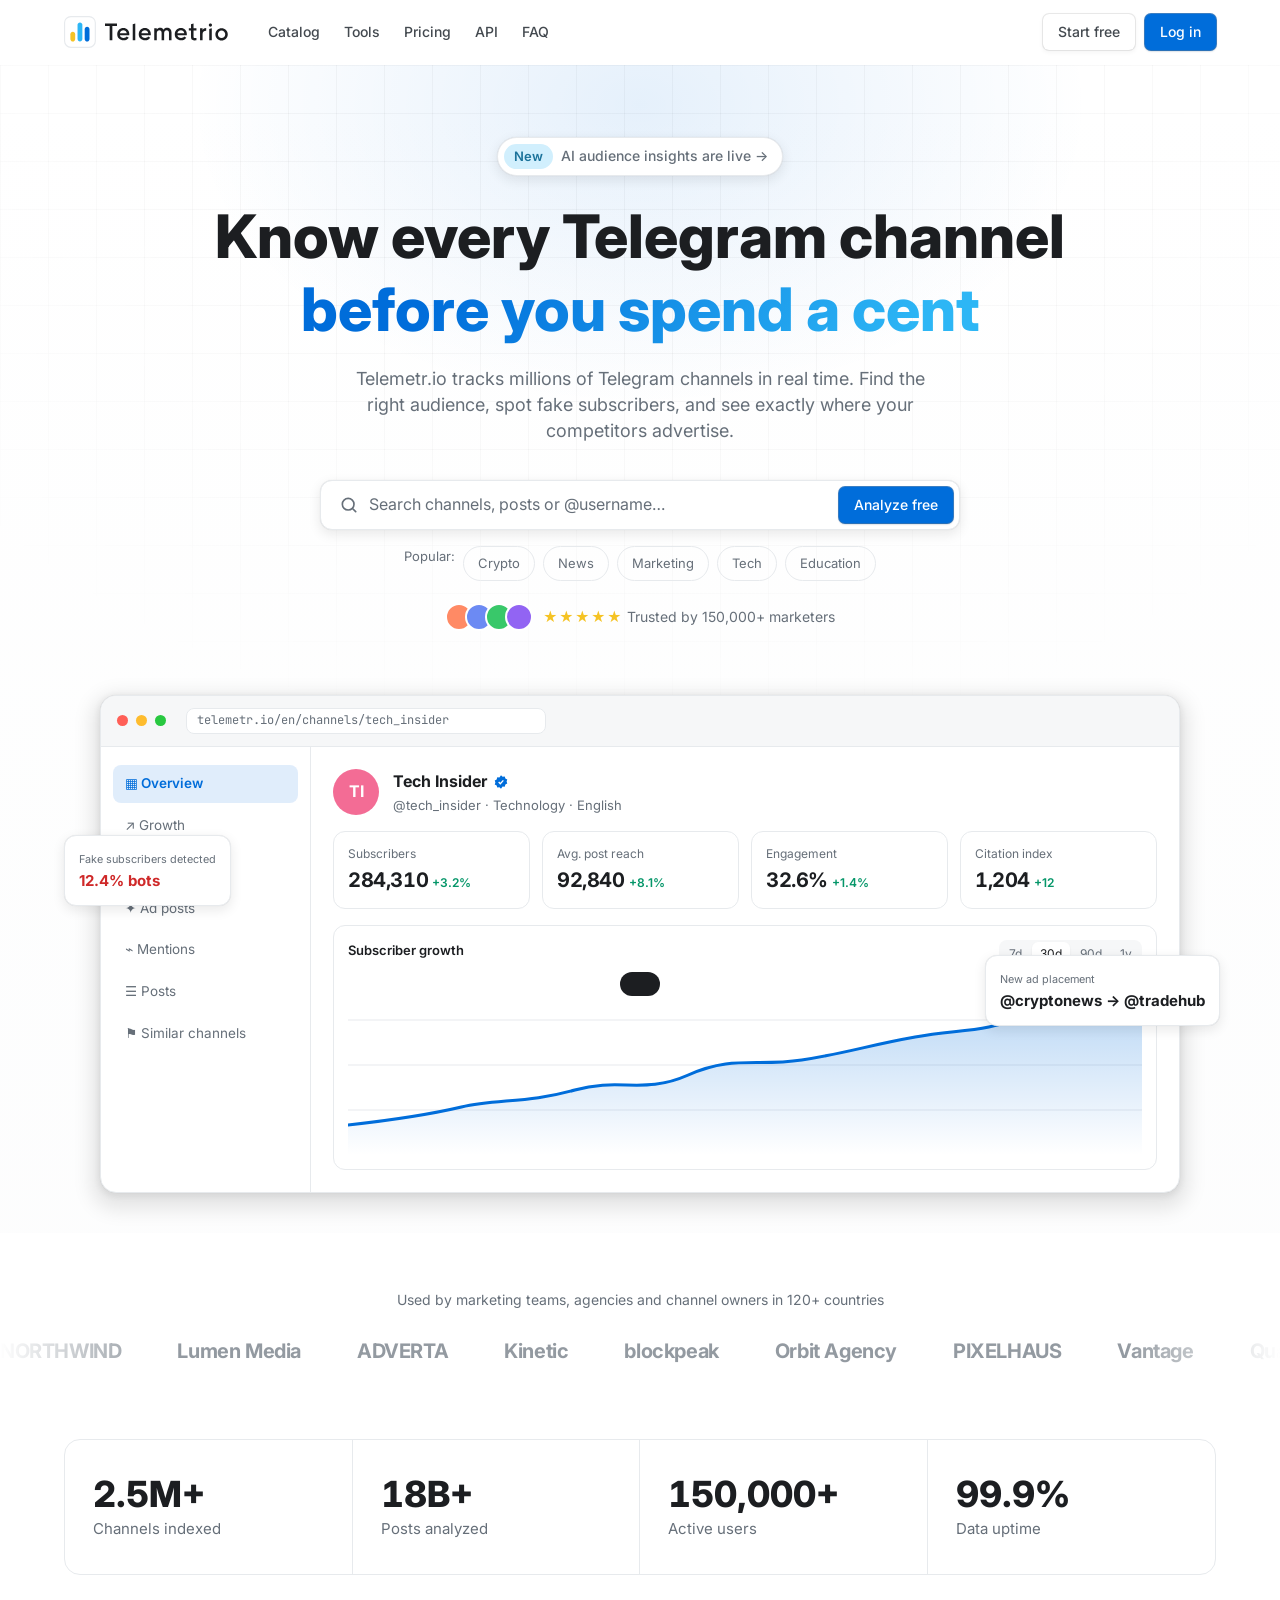
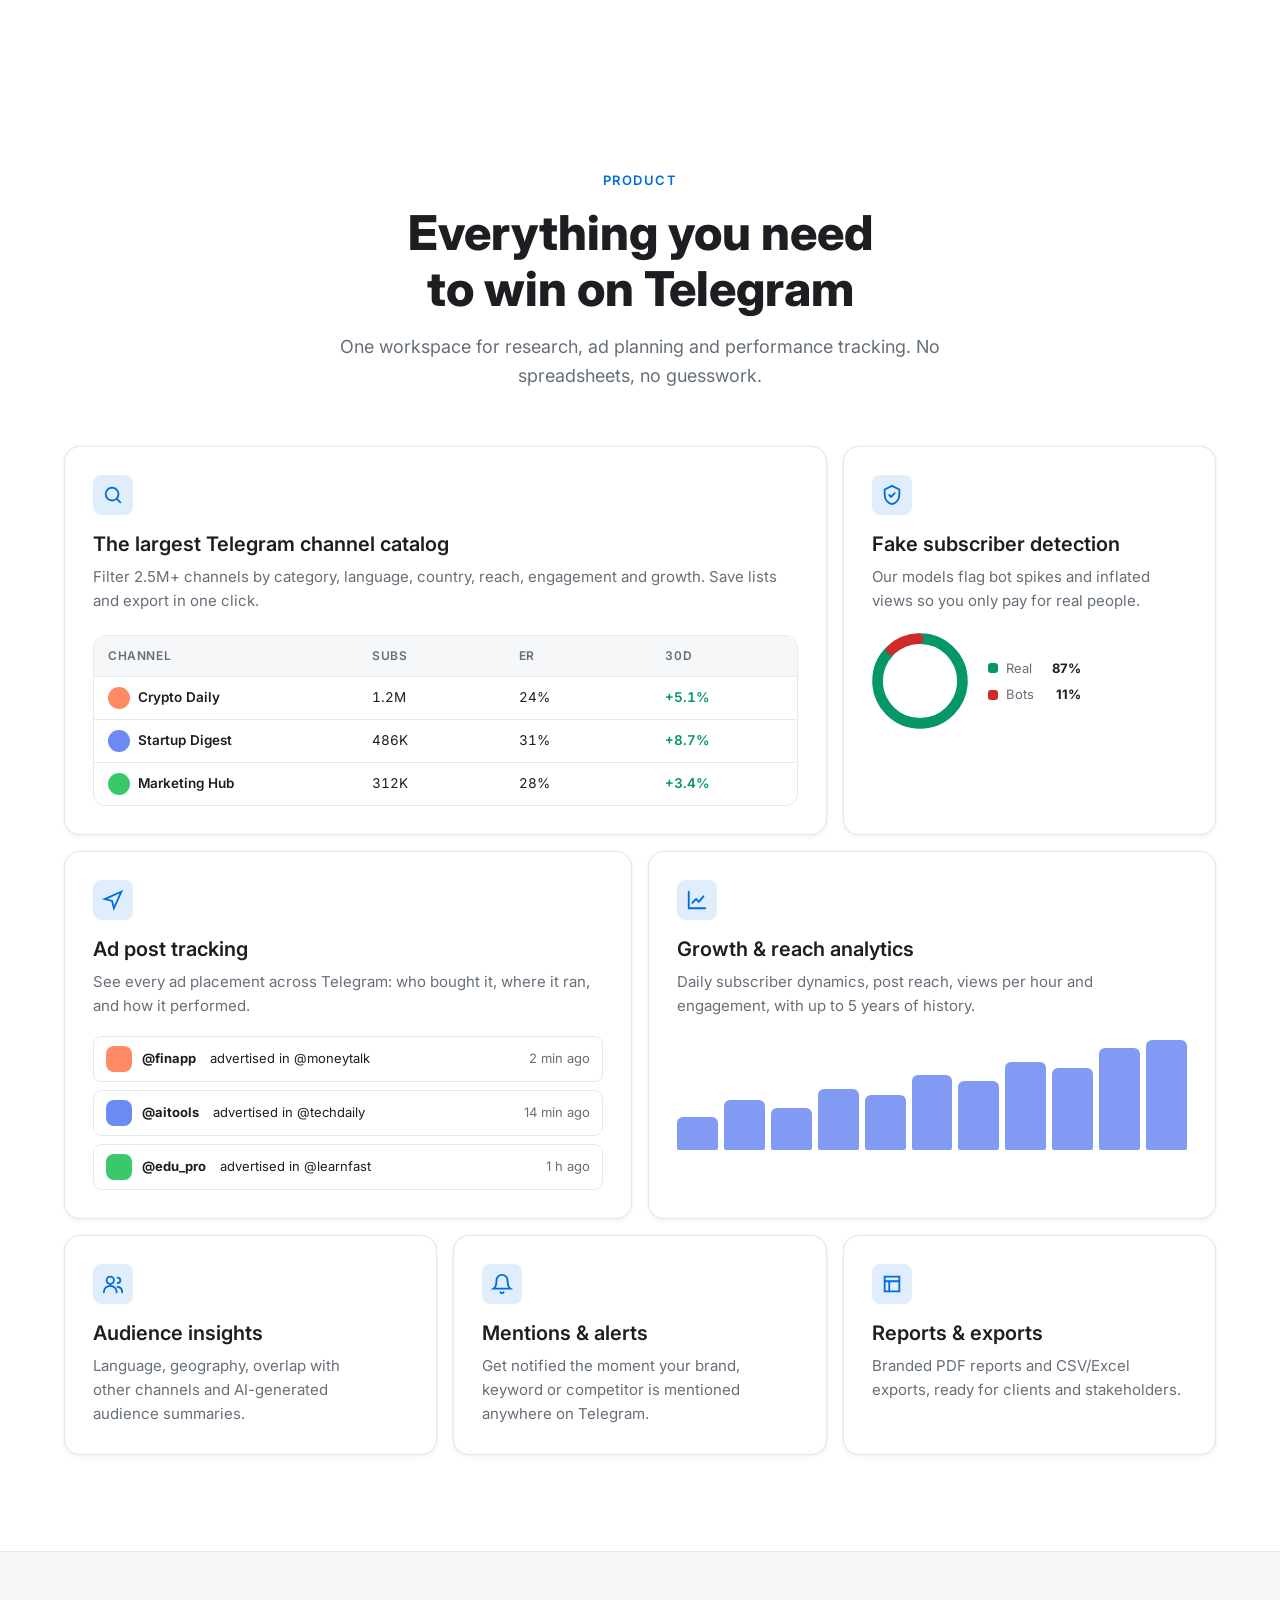
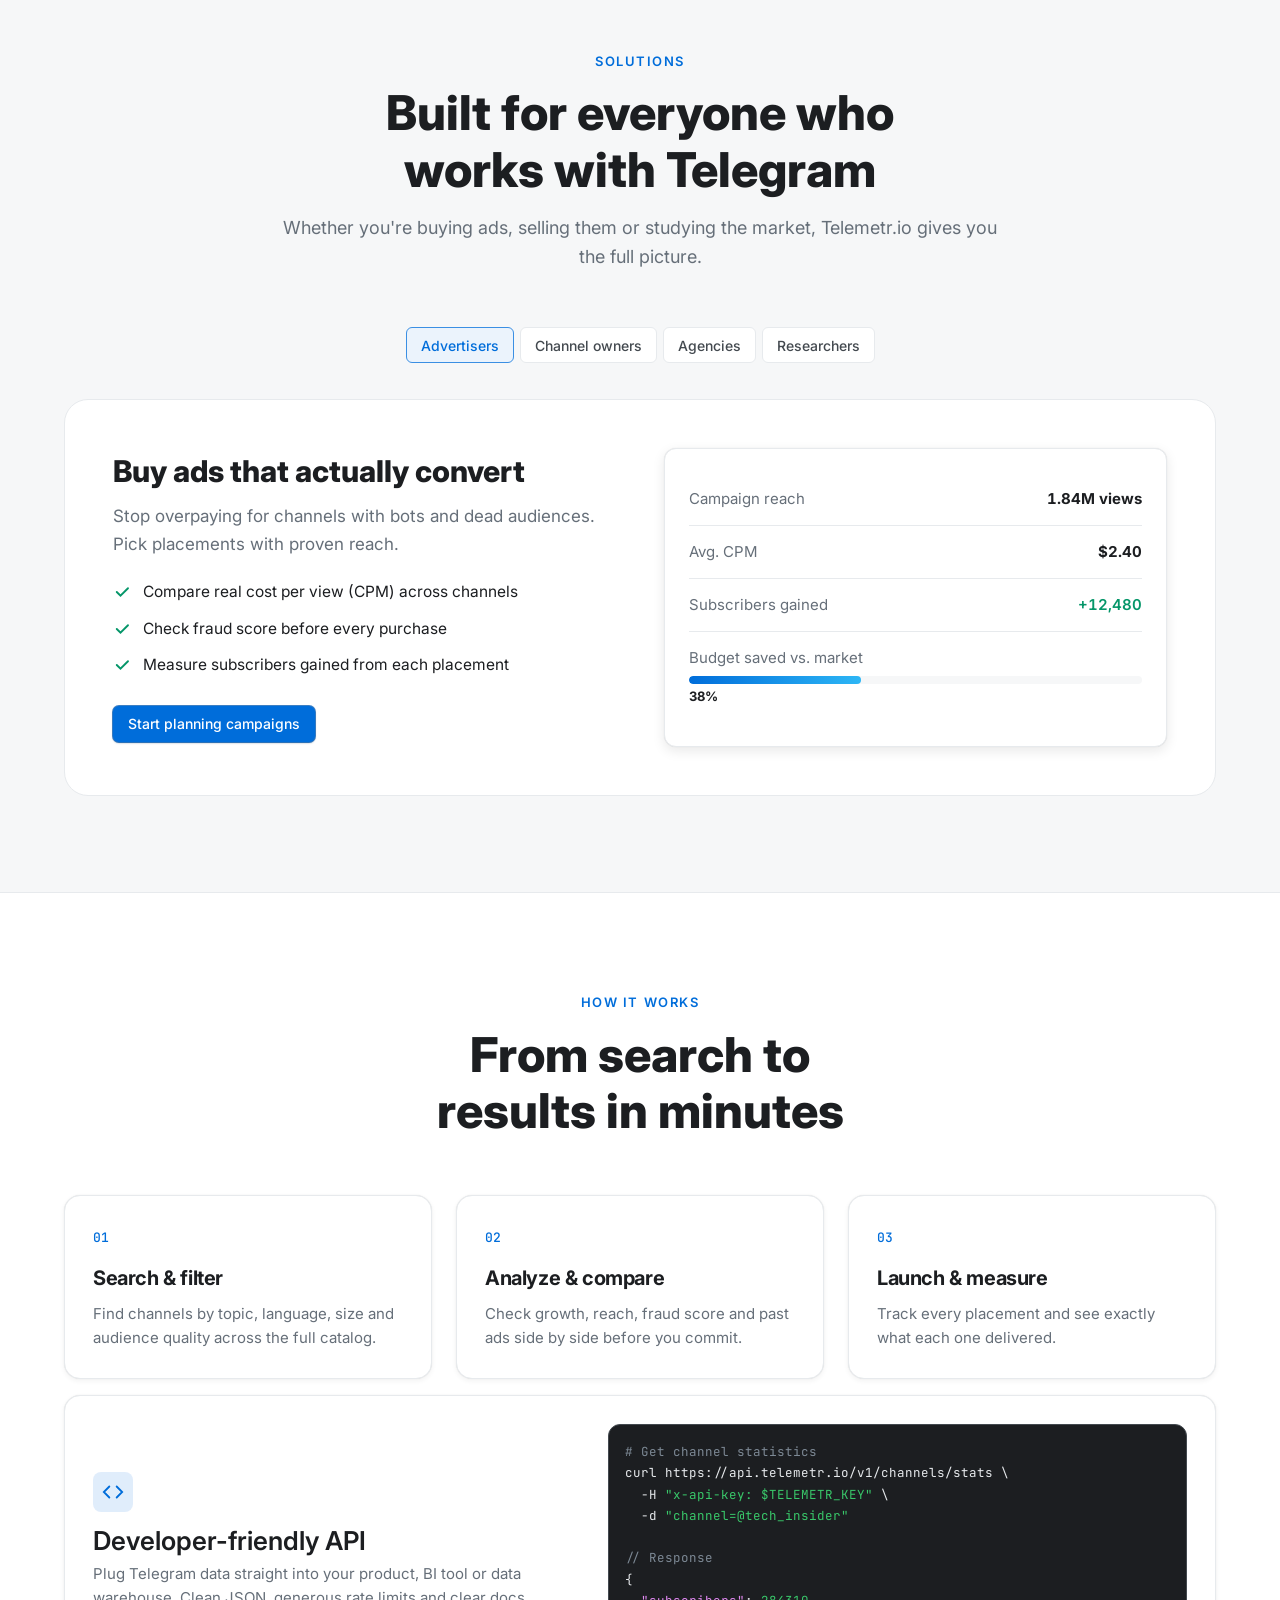
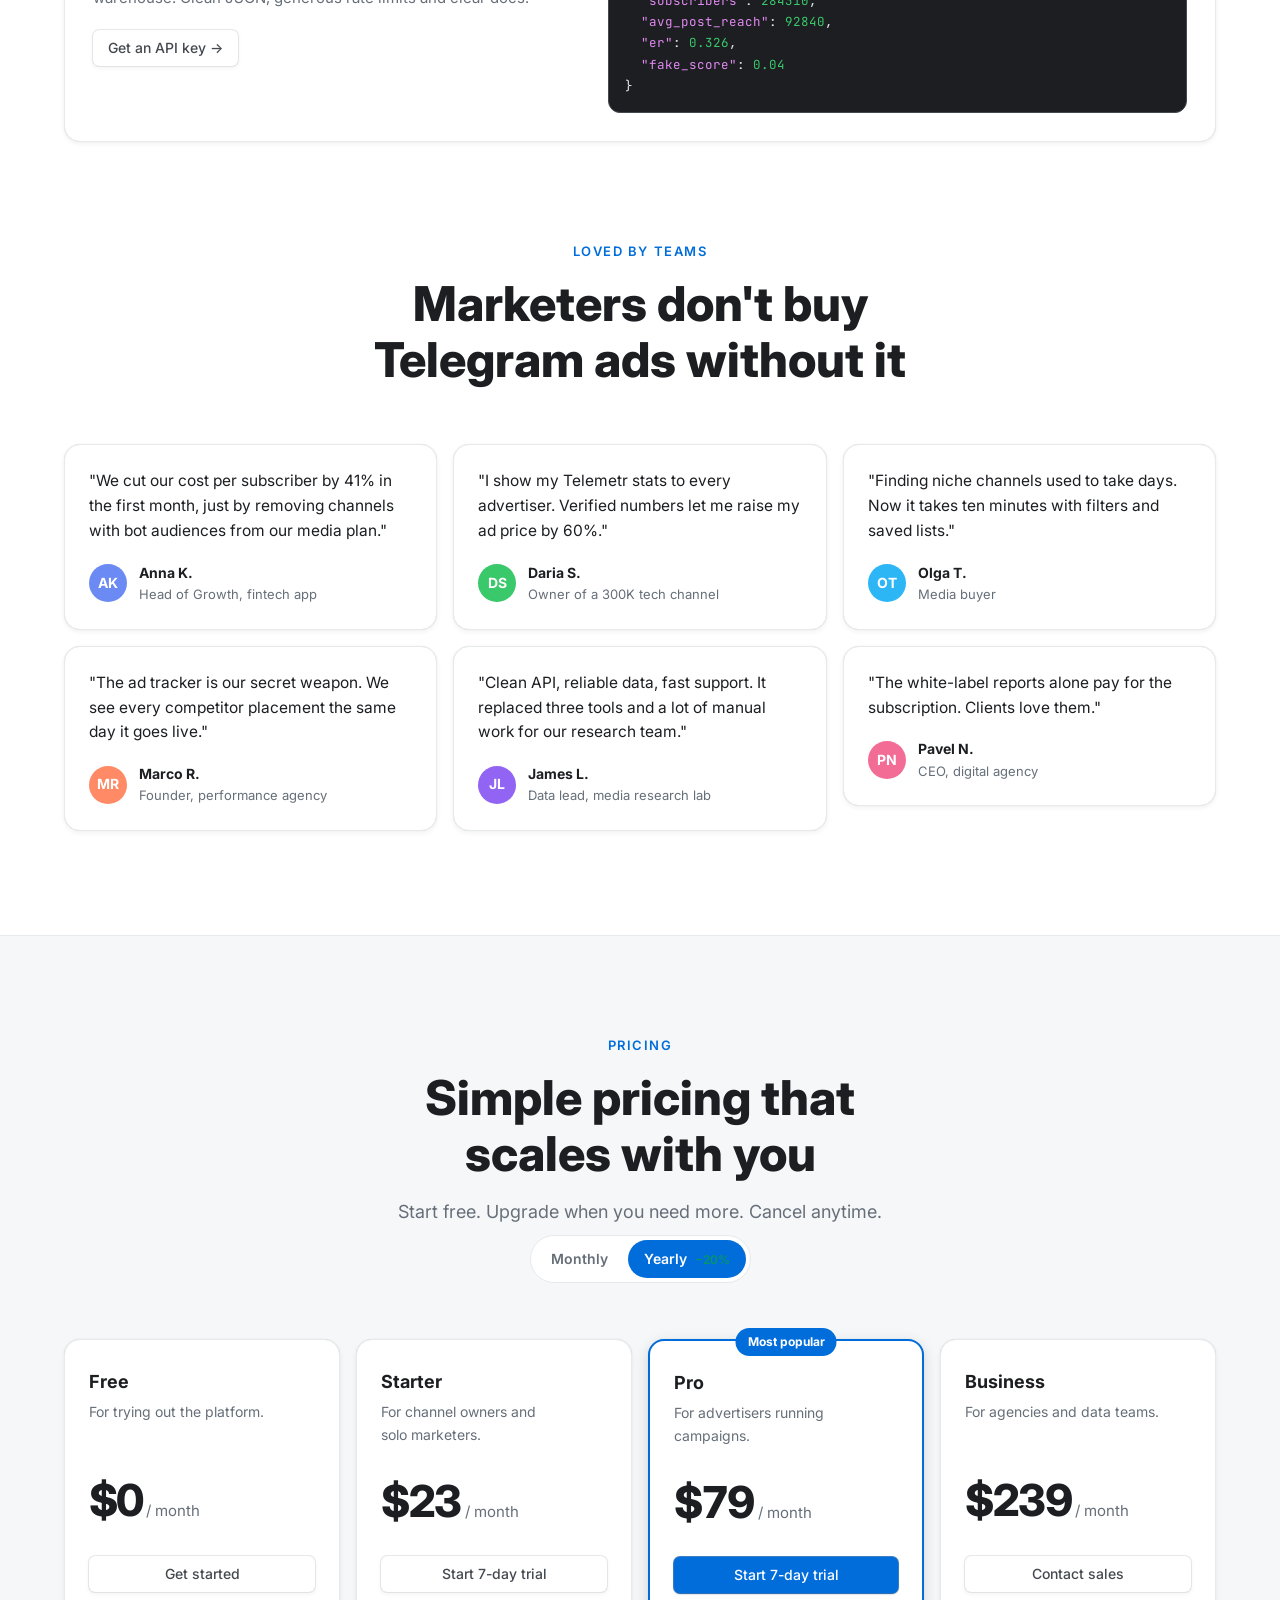
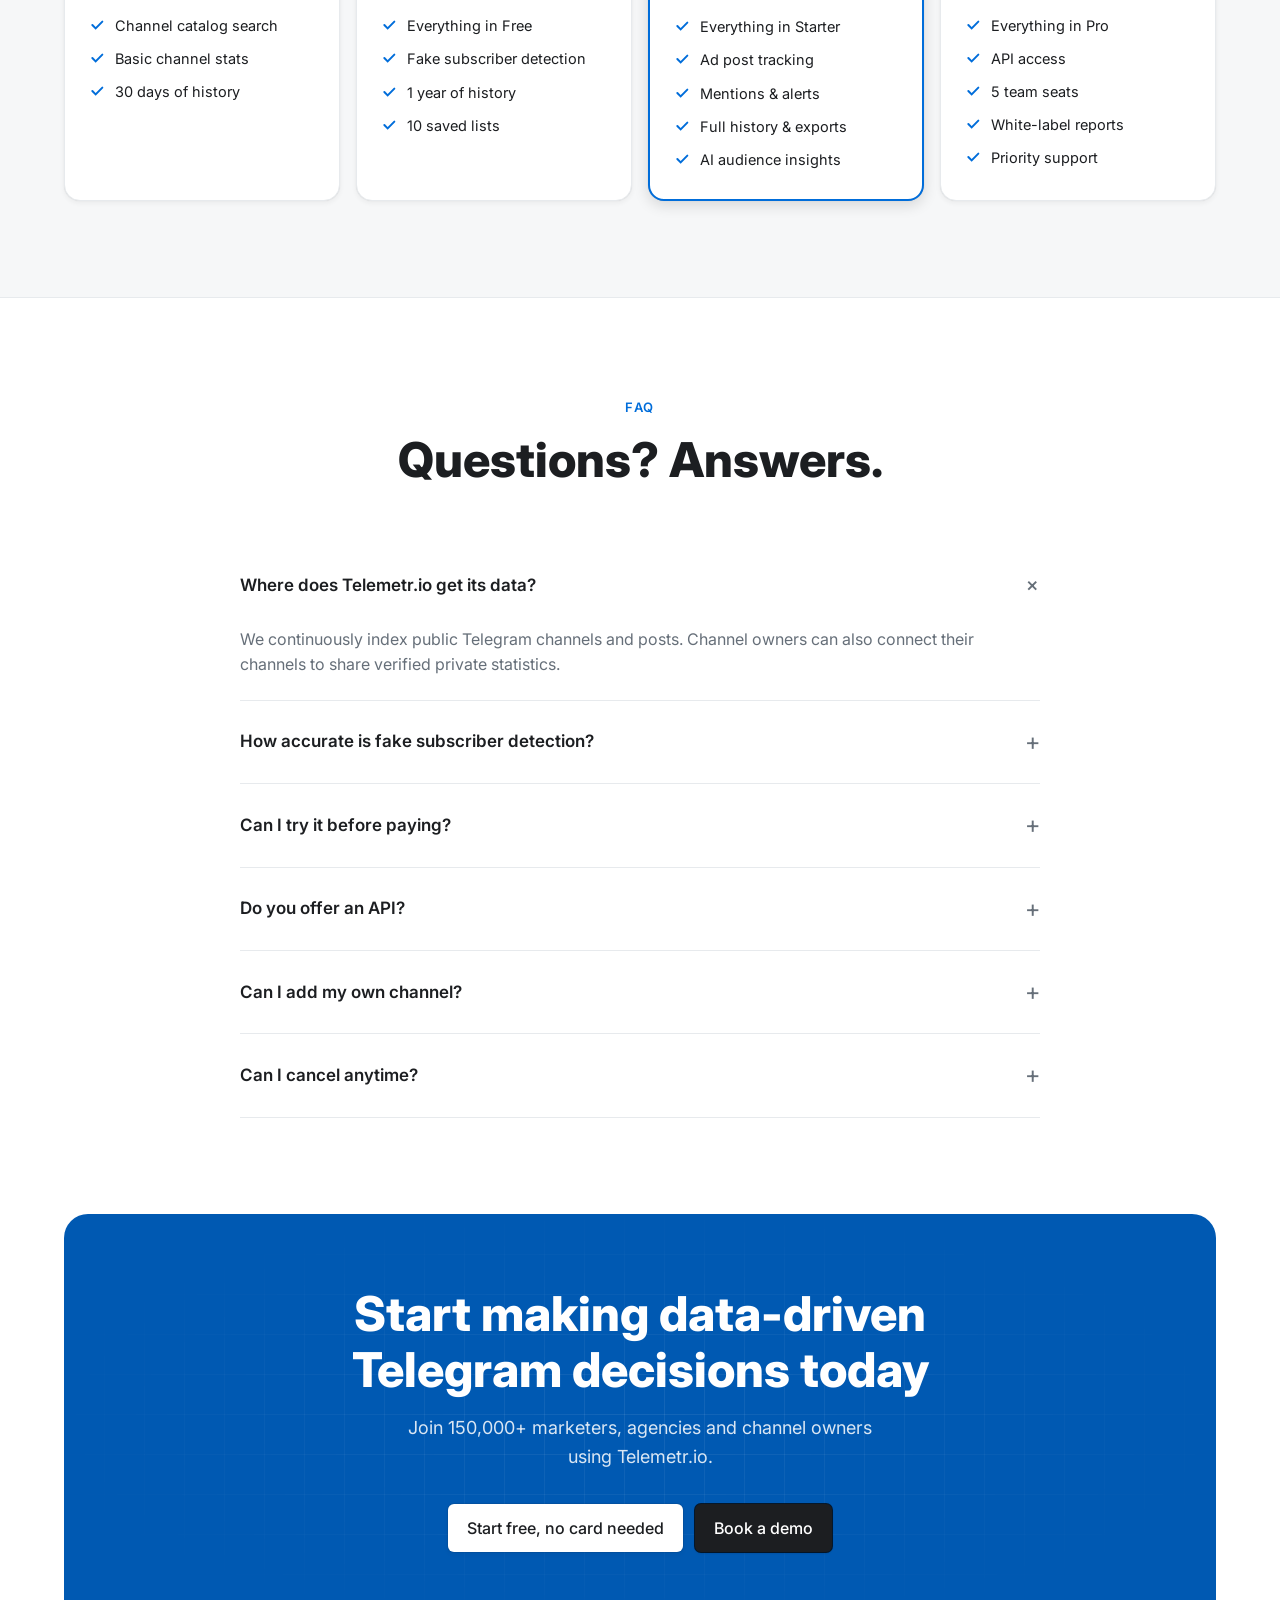
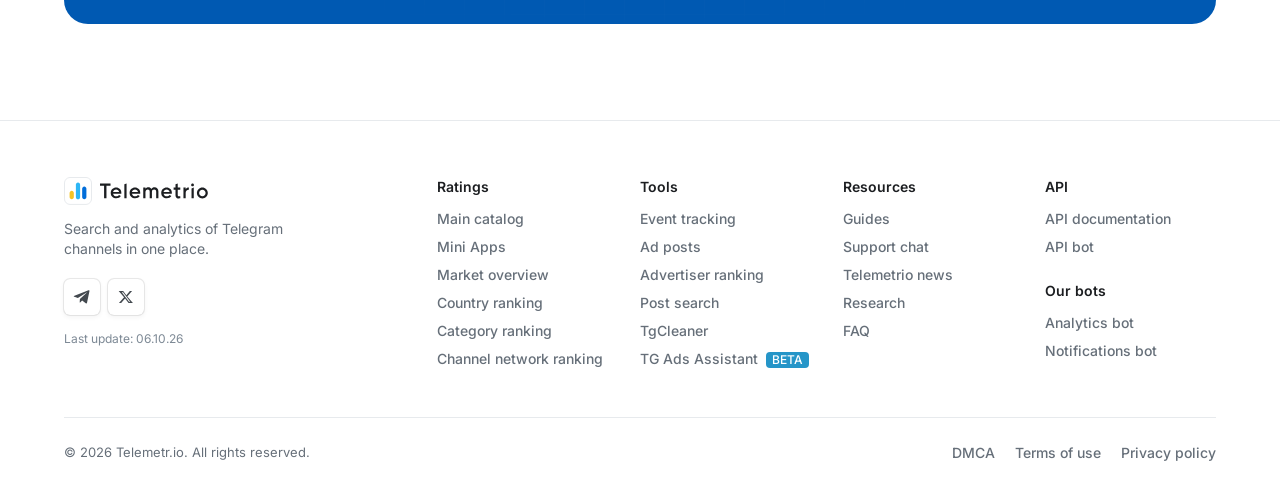
<file: index.html>
<!doctype html>
<html lang="en">
<head>
<meta charset="utf-8" />
<script>document.documentElement.classList.add('js')</script>
<meta name="viewport" content="width=device-width, initial-scale=1" />
<title>Telemetr.io: Telegram Channel Analytics &amp; Ad Tracking</title>
<meta name="description" content="Telegram analytics for advertisers and channel owners. Search millions of channels, detect fake subscribers and track every ad placement." />
<link rel="canonical" href="https://stas656.github.io/telemetrio-test/" />
<meta property="og:type" content="website" />
<meta property="og:url" content="https://stas656.github.io/telemetrio-test/" />
<meta property="og:site_name" content="Telemetr.io" />
<meta name="twitter:card" content="summary_large_image" />
<meta property="og:title" content="Telemetr.io — Telegram Analytics Platform" />
<meta property="og:description" content="Find channels, track ads and analyze audiences across millions of Telegram channels." />
<meta name="theme-color" content="#006dda" />
<link rel="icon" type="image/svg+xml" href="assets/logo-icon.svg" />
<link rel="preconnect" href="https://fonts.googleapis.com" />
<link rel="preconnect" href="https://fonts.gstatic.com" crossorigin />
<link href="https://fonts.googleapis.com/css2?family=Inter:wght@400;500;600;700;800&family=JetBrains+Mono:wght@500&display=swap" rel="stylesheet" />
<link rel="stylesheet" href="assets/tokens.css" />
<style>
/* Design tokens: assets/tokens.css */
:root {
  /* Page aliases */
  --bg: var(--bg-base-primary);
  --bg-soft: var(--bg-base-secondary);
  --bg-card: var(--bg-base-primary);
  --text: var(--text-base-primary);
  --muted: var(--text-base-secondary);
  --border: var(--border-base-secondary);
  --brand: var(--bg-accent);
  --brand-2: var(--bg-data-10);
  --accent: var(--icon-success);
  --danger: var(--icon-danger);
  --shadow: var(--shadow-md);
  --glow: rgba(0,109,218,.10);
  --grid: rgba(28,30,33,.04);
  color-scheme: light;
}
* { box-sizing: border-box; margin: 0; padding: 0; }
html { scroll-behavior: smooth; }
body { font-family: var(--font-product); background: var(--bg); color: var(--text); line-height: 1.6; -webkit-font-smoothing: antialiased; overflow-x: hidden; }
a { color: inherit; text-decoration: none; }
:focus-visible { outline: 2px solid var(--focused-accent-primary); outline-offset: 2px; border-radius: 6px; }
.search:focus-within { border-color: var(--border-select); box-shadow: 0 0 0 2px rgba(59,143,227,.76), var(--shadow); }
.search input:focus-visible { outline: none; }
.skip { position: absolute; left: 16px; top: -60px; z-index: 200; background: var(--text); color: var(--bg); padding: 10px 16px; border-radius: 10px; font-weight: 600; }
.skip:focus { top: 12px; }
img, svg { display: block; }
.container { max-width: 1200px; margin: 0 auto; padding: 0 24px; }
@media (max-width: 640px) { .container { padding: 0 16px; } }

/* Buttons */
.btn { display: inline-flex; align-items: center; justify-content: center; gap: 4px; height: 36px; padding: 0 14px; border-radius: 6px; font-weight: 500; font-size: 14px; line-height: 20px; border: 1px solid transparent; cursor: pointer; transition: transform .15s, box-shadow .2s, background .2s; white-space: nowrap; font-family: inherit; }
.btn:active, .tab:active, .billing button:active { transform: scale(.97); }
.btn-primary { background: var(--bg-accent); color: var(--text-base-quaternary); box-shadow: 0 0 0 1px rgba(0,89,178,.76), 0 1px 2px rgba(0,39,78,.40); }
.btn-primary:hover { background: var(--bg-accent-hover); box-shadow: 0 0 0 1px rgba(0,109,218,.76), 0 1px 2px rgba(0,64,128,.40); }
.btn-primary:focus-visible { outline: none; background: var(--bg-accent-hover); box-shadow: 0 0 0 2px rgba(0,109,218,.76), 0 1px 2px rgba(0,64,128,.40); }
.btn-ghost { background: var(--bg-base-primary); color: var(--text-link-base); box-shadow: var(--shadow-custom-sm); }
.btn-ghost:hover { background: var(--bg-base-secondary); }
.btn-ghost:focus-visible { outline: none; background: var(--bg-base-secondary); box-shadow: 0 0 0 1px rgba(28,30,33,.08), 0 0 0 2px rgba(0,109,218,.76); }
.btn-black { background: var(--text-base-primary); color: var(--text-base-quaternary); box-shadow: 0 0 0 1px rgba(4,4,5,.76), 0 1px 2px rgba(0,39,78,.40); }
.btn-black:hover { background: var(--text-link-base); }
.btn-lg { height: 48px; padding: 0 18px; font-size: 16px; line-height: 22px; }

/* Nav */
.nav { position: sticky; top: 0; z-index: 50; background: var(--bg-base-primary); border-bottom: 1px solid transparent; transition: border-color .2s; }
.nav.scrolled { border-bottom-color: var(--border); }
.nav-inner { display: flex; align-items: center; justify-content: space-between; height: 64px; gap: 24px; }
.logo { display: flex; align-items: center; flex-shrink: 0; }
.logo img { height: 32px; width: auto; }
.nav-links { display: flex; gap: 24px; font-size: 14px; line-height: 20px; color: var(--text-link-base); font-weight: 500; margin-right: auto; margin-left: 16px; }
.nav-links a:hover { color: var(--text-base-primary); }
.nav-actions { display: flex; align-items: center; gap: 10px; }
.icon-btn { width: 36px; height: 36px; border-radius: 6px; border: 0; background: var(--bg-base-primary); box-shadow: var(--shadow-custom-sm); display: grid; place-items: center; cursor: pointer; color: var(--icon-base-primary); }
.icon-btn:hover { background: var(--bg-base-secondary); }
.menu-btn { display: none; }
@media (max-width: 900px) {
  .nav-links, .nav-actions .btn-ghost { display: none; }
  .menu-btn { display: grid; }
  .nav-actions { gap: 8px; }
  .nav-inner { gap: 12px; }
  .nav.open .nav-links { display: flex; flex-direction: column; position: absolute; top: 64px; left: 0; right: 0; margin: 0; background: var(--bg); padding: 16px 24px 24px; border-bottom: 1px solid var(--border); gap: 16px; }
}

/* Hero */
.hero { position: relative; padding: 72px 0 40px; overflow: hidden; background: var(--bg-gradient-primary); }
.hero::before { content: ""; position: absolute; inset: 0; background-image: linear-gradient(var(--grid) 1px, transparent 1px), linear-gradient(90deg, var(--grid) 1px, transparent 1px); background-size: 48px 48px; mask-image: radial-gradient(ellipse 70% 60% at 50% 0%, #000 40%, transparent 100%); pointer-events: none; }
.hero::after { content: ""; position: absolute; width: 900px; height: 600px; left: 50%; top: -260px; transform: translateX(-50%); background: radial-gradient(closest-side, var(--glow), transparent); pointer-events: none; }
.hero-inner { position: relative; z-index: 1; text-align: center; }
.pill { display: inline-flex; align-items: center; gap: 8px; padding: 6px 14px 6px 6px; border-radius: 999px; border: 1px solid var(--border); background: var(--bg-card); font-size: 14px; color: var(--muted); font-weight: 500; box-shadow: var(--shadow); }
.pill b { background: var(--bg-label-secondary-10); color: var(--text-label-10); padding: 2px 10px; border-radius: 999px; font-weight: 600; font-size: 13px; }
h1, h2, h3, summary { text-wrap: balance; }
p, li { text-wrap: pretty; }
.kpi strong, .amount strong, .stat strong, .metric-row b, .mini-row span { font-variant-numeric: tabular-nums; }
h1 { font-family: var(--font-marketing); font-size: clamp(36px, 5.6vw, 60px); line-height: 1.22; letter-spacing: 0; font-weight: 800; margin: 24px auto 20px; max-width: 920px; }
.grad { background: linear-gradient(120deg, var(--brand) 20%, var(--brand-2) 90%); -webkit-background-clip: text; background-clip: text; color: transparent; }
.lead { font-size: clamp(16px, 2vw, 18px); line-height: 26px; color: var(--muted); max-width: 660px; margin: 0 auto; }

.search { margin: 36px auto 0; max-width: 640px; display: flex; gap: 8px; padding: 6px; border-radius: 12px; background: var(--bg-card); border: 1px solid var(--border); box-shadow: var(--shadow); }
.search-field { flex: 1; display: flex; align-items: center; gap: 10px; padding: 0 12px; min-width: 0; }
.search input { flex: 1; border: 0; outline: 0; background: transparent; font: inherit; font-size: 16px; color: var(--text); min-width: 0; }
.search input::placeholder { color: var(--muted); }
.tags { display: flex; flex-wrap: wrap; justify-content: center; gap: 8px; margin-top: 16px; font-size: 13px; color: var(--muted); }
.tags button { font: inherit; border: 1px solid var(--border); background: transparent; color: var(--muted); padding: 6px 14px; min-height: 32px; border-radius: 999px; cursor: pointer; }
.tags button:hover { color: var(--text); border-color: var(--brand); }
@media (max-width: 480px) { .nav-actions .btn-primary { height: 40px; padding: 0 14px; font-size: 14px; } .logo { font-size: 17px; } }
@media (max-width: 560px) { .search { flex-direction: column; } .search .btn { width: 100%; } .search-field { height: 44px; } }

.trust { display: flex; justify-content: center; align-items: center; gap: 10px; margin-top: 22px; font-size: 14px; color: var(--muted); }
.avatars { display: flex; }
.avatars span { width: 28px; height: 28px; border-radius: 50%; border: 2px solid var(--bg); margin-left: -8px; }
.avatars span:first-child { margin-left: 0; }
.stars { color: var(--bg-data-05); letter-spacing: 1px; }

/* Dashboard mock */
.mock-wrap { position: relative; margin: 64px auto 0; max-width: 1080px; perspective: 2000px; }
.mock { border-radius: 16px; border: 1px solid var(--border); background: var(--bg-card); box-shadow: var(--shadow-2xl); overflow: hidden; transform: rotateX(8deg); transform-origin: top; transition: transform .8s cubic-bezier(.2,.8,.2,1); }
.mock.flat { transform: rotateX(0); }
.mock-bar { display: flex; align-items: center; gap: 8px; padding: 12px 16px; border-bottom: 1px solid var(--border); background: var(--bg-soft); }
.dot { width: 11px; height: 11px; border-radius: 50%; }
.mock-url { margin-left: 12px; flex: 1; max-width: 360px; height: 26px; border-radius: 8px; background: var(--bg-card); border: 1px solid var(--border); font-size: 12px; color: var(--muted); display: flex; align-items: center; padding: 0 10px; font-family: 'JetBrains Mono', monospace; }
.mock-body { display: grid; grid-template-columns: 210px 1fr; min-height: 440px; text-align: left; }
.mock-side { border-right: 1px solid var(--border); padding: 18px 12px; display: flex; flex-direction: column; gap: 4px; font-size: 13.5px; color: var(--muted); }
.mock-side div { padding: 8px 12px; border-radius: 8px; display: flex; align-items: center; gap: 10px; }
.mock-side .active { background: color-mix(in srgb, var(--brand) 12%, transparent); color: var(--brand); font-weight: 600; }
.mock-main { padding: 22px; display: flex; flex-direction: column; gap: 16px; min-width: 0; }
.ch-head { display: flex; align-items: center; gap: 14px; }
.ch-ava { width: 46px; height: 46px; border-radius: 50%; background: var(--bg-data-07); display: grid; place-items: center; color: #fff; font-weight: 700; flex-shrink: 0; }
.ch-head h4 { font-size: 16px; display: flex; align-items: center; gap: 6px; }
.ch-head p { font-size: 13px; color: var(--muted); }
.verified { width: 16px; height: 16px; }
.kpis { display: grid; grid-template-columns: repeat(4, 1fr); gap: 12px; }
.kpi { border: 1px solid var(--border); border-radius: 12px; padding: 12px 14px; }
.kpi small { font-size: 12px; color: var(--muted); display: block; }
.kpi strong { font-size: 20px; letter-spacing: -.02em; }
.kpi em { font-style: normal; font-size: 12px; color: var(--accent); font-weight: 600; margin-left: 4px; }
.chart-card { border: 1px solid var(--border); border-radius: 12px; padding: 14px; flex: 1; display: flex; flex-direction: column; }
.chart-card header { display: flex; justify-content: space-between; font-size: 13px; color: var(--muted); margin-bottom: 8px; }
.chart-card header b { color: var(--text); font-weight: 600; }
.seg { display: flex; gap: 2px; background: var(--bg-soft); border-radius: 8px; padding: 2px; }
.seg span { padding: 2px 8px; border-radius: 6px; font-size: 12px; }
.seg .on { background: var(--bg-card); color: var(--text); box-shadow: 0 1px 2px rgba(0,0,0,.08); }
.chart-svg { width: 100%; height: 180px; }
.chart-line { stroke-dasharray: 1400; stroke-dashoffset: 1400; animation: draw 2.4s .4s cubic-bezier(.4,0,.2,1) forwards; }
@keyframes draw { to { stroke-dashoffset: 0; } }
.float { position: absolute; background: var(--bg-card); border: 1px solid var(--border); border-radius: 12px; padding: 12px 14px; box-shadow: var(--shadow); font-size: 13px; text-align: left; animation: bob 6s ease-in-out infinite; z-index: 2; }
.float.f1 { left: -36px; top: 140px; }
.float.f2 { right: -40px; top: 260px; animation-delay: -3s; }
.float b { display: block; font-size: 15px; }
.float small { color: var(--muted); }
@keyframes bob { 50% { transform: translateY(-10px); } }
@media (max-width: 1160px) { .float { display: none; } }
@media (max-width: 760px) { .mock-body { grid-template-columns: 1fr; } .mock-side { display: none; } .kpis { grid-template-columns: repeat(2, 1fr); } .mock { transform: none; } }

/* Logos */
.logos { padding: 56px 0 24px; text-align: center; }
.logos p { font-size: 14px; color: var(--muted); margin-bottom: 24px; }
.marquee { overflow: hidden; mask-image: linear-gradient(90deg, transparent, #000 12%, #000 88%, transparent); }
.marquee-track { display: flex; gap: 56px; width: max-content; animation: scroll 40s linear infinite; }
.marquee-track span { font-weight: 700; font-size: 20px; color: var(--muted); opacity: .7; letter-spacing: -.02em; white-space: nowrap; }
@keyframes scroll { to { transform: translateX(-50%); } }

/* Sections */
section { padding: 96px 0; }
@media (max-width: 640px) { section { padding: 64px 0; } }
.eyebrow { display: inline-block; font-size: 13px; font-weight: 600; text-transform: uppercase; letter-spacing: .12em; color: var(--brand); margin-bottom: 14px; }
.section-head { text-align: center; max-width: 720px; margin: 0 auto 56px; }
h2 { font-family: var(--font-marketing); font-size: clamp(30px, 4vw, 48px); line-height: 1.17; letter-spacing: 0; font-weight: 800; margin-bottom: 16px; }
.section-head p { color: var(--muted); font-size: 18px; }

/* Stats */
.stats { display: grid; grid-template-columns: repeat(4, 1fr); border: 1px solid var(--border); border-radius: 16px; background: var(--bg-card); overflow: hidden; }
.stat { padding: 32px 28px; border-right: 1px solid var(--border); }
.stat:last-child { border-right: 0; }
.stat strong { display: block; font-family: var(--font-marketing); font-size: clamp(30px, 4vw, 36px); line-height: 44px; font-weight: 800; letter-spacing: 0; font-variant-numeric: tabular-nums; }
.stat span { color: var(--muted); font-size: 15px; }
@media (max-width: 760px) { .stats { grid-template-columns: repeat(2, 1fr); } .stat:nth-child(2) { border-right: 0; } .stat:nth-child(-n+2) { border-bottom: 1px solid var(--border); } }

/* Bento */
.bento { display: grid; grid-template-columns: repeat(6, 1fr); gap: 16px; }
.card { background: var(--bg-card); border: 1px solid var(--border); border-radius: 16px; box-shadow: var(--shadow-sm); padding: 28px; position: relative; overflow: hidden; transition: border-color .2s, transform .2s; }
.card:hover { border-color: color-mix(in srgb, var(--brand) 40%, var(--border)); transform: translateY(-2px); }
.card h3 { font-size: 20px; line-height: 26px; font-weight: 600; letter-spacing: 0; margin: 16px 0 8px; }
.card p { color: var(--muted); font-size: 15px; }
.ico { width: 40px; height: 40px; border-radius: 8px; display: grid; place-items: center; background: color-mix(in srgb, var(--brand) 12%, transparent); color: var(--brand); }
.span-6 { grid-column: span 6; } .span-4 { grid-column: span 4; }
.api-card { display: grid; grid-template-columns: 1fr 1.2fr; gap: 32px; align-items: center; }
.api-card .code { margin-top: 0; min-width: 0; }
@media (max-width: 860px) { .api-card { grid-template-columns: 1fr; } } .span-3 { grid-column: span 3; } .span-2 { grid-column: span 2; }
@media (max-width: 900px) { .span-4, .span-3, .span-2 { grid-column: span 6; } }
.mini-table { margin-top: 22px; border: 1px solid var(--border); border-radius: 12px; overflow: hidden; font-size: 13.5px; }
.mini-row { display: grid; grid-template-columns: 1.8fr 1fr 1fr .8fr; padding: 10px 14px; border-top: 1px solid var(--border); align-items: center; }
.mini-row:first-child { border-top: 0; background: var(--bg-soft); color: var(--muted); font-size: 12px; font-weight: 600; text-transform: uppercase; letter-spacing: .05em; }
.mini-row .nm { display: flex; align-items: center; gap: 8px; font-weight: 600; min-width: 0; }
.mini-row .nm i { width: 22px; height: 22px; border-radius: 50%; flex-shrink: 0; }
.up { color: var(--accent); font-weight: 600; }
.bars { display: flex; align-items: flex-end; gap: 6px; height: 110px; margin-top: 22px; }
.bars span { flex: 1; border-radius: 6px 6px 2px 2px; background: var(--bg-data-01); opacity: .85; transform-origin: bottom; transform: scaleY(0); transition: transform .8s cubic-bezier(.2,.8,.2,1); }
.in .bars span { transform: scaleY(1); }
.donut-wrap { display: flex; align-items: center; gap: 20px; margin-top: 20px; }
.legend { font-size: 13px; display: grid; gap: 6px; }
.legend div { display: flex; align-items: center; gap: 8px; color: var(--muted); }
.legend i { width: 10px; height: 10px; border-radius: 3px; }
.legend b { color: var(--text); margin-left: auto; padding-left: 12px; }
.ad-feed { margin-top: 18px; display: grid; gap: 8px; }
.ad { display: flex; align-items: center; gap: 10px; border: 1px solid var(--border); border-radius: 8px; padding: 9px 12px; font-size: 13px; }
.ad i { width: 26px; height: 26px; border-radius: 8px; flex-shrink: 0; }
.ad span { color: var(--muted); margin-left: auto; white-space: nowrap; }
.code { margin-top: 18px; background: var(--text-base-primary); color: var(--border-base-secondary); border-radius: 12px; padding: 16px; font-family: 'JetBrains Mono', monospace; font-size: 12.5px; line-height: 1.7; overflow-x: auto; border: 1px solid var(--text-link-base); }
.code .k { color: var(--bg-data-04); } .code .s { color: var(--bg-data-09); } .code .c { color: var(--text-base-tertiary); }

/* Use cases tabs */
.tabs { display: flex; justify-content: center; gap: 6px; flex-wrap: wrap; margin-bottom: 36px; }
.tab { font: inherit; font-weight: 500; font-size: 14px; line-height: 20px; height: 36px; padding: 8px 14px; border-radius: 6px; border: 1px solid var(--border-base-secondary); background: var(--bg-base-primary); color: var(--text-link-base); cursor: pointer; transition: background-color .2s, color .2s, border-color .2s, transform .15s; }
.tab:hover { color: var(--text-base-primary); background: var(--bg-base-secondary); }
.tab.active { background: var(--bg-accent-selected); color: var(--text-accent); border-color: var(--border-select); }
.panel { display: none; grid-template-columns: 1fr 1fr; gap: 48px; align-items: center; background: var(--bg-soft); border: 1px solid var(--border); border-radius: 24px; padding: 48px; }
.panel.active { display: grid; animation: fade .4s; }
@keyframes fade { from { opacity: 0; transform: translateY(8px); } }
.panel h3 { font-family: var(--font-marketing); font-weight: 800; font-size: 30px; letter-spacing: 0; line-height: 36px; margin-bottom: 14px; }
.panel > div > p { color: var(--muted); font-size: 17px; margin-bottom: 22px; }
.checks { list-style: none; display: grid; gap: 12px; margin-bottom: 28px; }
.checks li { display: flex; gap: 12px; align-items: flex-start; font-size: 15.5px; }
.checks svg { flex-shrink: 0; margin-top: 3px; color: var(--accent); }
.panel-visual { background: var(--bg-card); border: 1px solid var(--border); border-radius: 12px; padding: 24px; box-shadow: var(--shadow); }
.metric-row { display: flex; justify-content: space-between; align-items: center; padding: 14px 0; border-bottom: 1px solid var(--border); font-size: 15px; }
.metric-row:last-child { border-bottom: 0; }
.metric-row span { color: var(--muted); }
.progress { height: 8px; border-radius: 99px; background: var(--bg-soft); overflow: hidden; margin-top: 6px; }
.progress i { display: block; height: 100%; border-radius: 99px; background: linear-gradient(90deg, var(--brand), var(--brand-2)); }
@media (max-width: 860px) { .panel { grid-template-columns: 1fr; padding: 28px; gap: 28px; } }

/* Steps */
.steps { display: grid; grid-template-columns: repeat(3, 1fr); gap: 24px; counter-reset: step; }
.step { padding: 28px; border-radius: 16px; box-shadow: var(--shadow-sm); border: 1px solid var(--border); background: var(--bg-card); position: relative; }
.step::before { counter-increment: step; content: "0" counter(step); font-family: 'JetBrains Mono', monospace; font-size: 13px; color: var(--brand); font-weight: 500; }
.step h3 { font-size: 20px; margin: 12px 0 8px; letter-spacing: -.02em; }
.step p { color: var(--muted); font-size: 15px; }
@media (max-width: 860px) { .steps { grid-template-columns: 1fr; } }

/* Testimonials */
.quotes { columns: 3 300px; column-gap: 16px; }
.quote { break-inside: avoid; margin-bottom: 16px; background: var(--bg-card); border: 1px solid var(--border); border-radius: 16px; box-shadow: var(--shadow-sm); padding: 24px; }
.quote p { font-size: 15.5px; margin-bottom: 18px; }
.who { display: flex; align-items: center; gap: 12px; font-size: 14px; }
.who i { width: 38px; height: 38px; border-radius: 50%; display: grid; place-items: center; color: #fff; font-style: normal; font-weight: 700; font-size: 14px; }
.who small { display: block; color: var(--muted); font-size: 13px; }

/* Pricing */
.billing { display: inline-flex; align-items: center; gap: 4px; padding: 4px; border-radius: 999px; border: 1px solid var(--border); background: var(--bg-card); margin-top: 8px; }
.billing button { font: inherit; font-size: 14px; font-weight: 600; border: 0; background: transparent; color: var(--muted); padding: 8px 16px; border-radius: 999px; cursor: pointer; }
.billing button.on { background: var(--bg-accent); color: #fff; }
.save { font-size: 12px; color: var(--accent); margin-left: 4px; }
.prices { display: grid; grid-template-columns: repeat(4, 1fr); gap: 16px; align-items: stretch; }
.price { border: 1px solid var(--border); border-radius: 16px; box-shadow: var(--shadow-sm); padding: 28px 24px; background: var(--bg-card); display: flex; flex-direction: column; }
.price.pop { border: 2px solid var(--brand); position: relative; box-shadow: var(--shadow-lg); }
.badge { position: absolute; top: -13px; left: 50%; transform: translateX(-50%); background: var(--brand); color: #fff; font-size: 12px; font-weight: 700; padding: 4px 12px; border-radius: 999px; white-space: nowrap; }
.price h3 { font-size: 18px; }
.price .desc { color: var(--muted); font-size: 14px; min-height: 44px; margin-top: 4px; }
.amount { margin: 20px 0; display: flex; align-items: baseline; gap: 4px; }
.amount strong { font-size: 44px; letter-spacing: -.04em; font-weight: 800; }
.amount span { color: var(--muted); font-size: 15px; }
.price ul { list-style: none; display: grid; gap: 10px; margin: 22px 0 0; font-size: 14.5px; }
.price li { display: flex; gap: 10px; align-items: flex-start; }
.price li svg { flex-shrink: 0; margin-top: 3px; color: var(--brand); }
.price .btn { width: 100%; }
@media (max-width: 1020px) { .prices { grid-template-columns: repeat(2, 1fr); } }
@media (max-width: 560px) { .prices { grid-template-columns: 1fr; } }

/* FAQ */
.faq { max-width: 800px; margin: 0 auto; }
details { border-bottom: 1px solid var(--border); }
summary { list-style: none; cursor: pointer; padding: 22px 0; font-weight: 600; font-size: 17px; display: flex; justify-content: space-between; align-items: center; gap: 16px; }
summary::-webkit-details-marker { display: none; }
summary::after { content: "+"; font-size: 24px; font-weight: 400; color: var(--muted); transition: transform .2s; }
details[open] summary::after { transform: rotate(45deg); }
details p { color: var(--muted); padding: 0 0 22px; font-size: 16px; }

/* CTA */
.cta { position: relative; overflow: hidden; border-radius: 24px; padding: 72px 32px; text-align: center; background: var(--text-info); color: #fff; }
.cta::before { content: ""; position: absolute; inset: 0; background-image: linear-gradient(rgba(255,255,255,.08) 1px, transparent 1px), linear-gradient(90deg, rgba(255,255,255,.08) 1px, transparent 1px); background-size: 40px 40px; mask-image: radial-gradient(ellipse at center, #000, transparent 75%); }
.cta > * { position: relative; }
.cta h2 { color: #fff; }
.cta p { color: rgba(255,255,255,.85); font-size: 18px; max-width: 560px; margin: 0 auto 32px; }
.cta .btn-white { background: var(--bg-base-primary); color: var(--text-base-primary); box-shadow: var(--shadow-custom-sm); }
.cta .btn-white:hover { background: var(--bg-base-secondary); }
.cta-actions { display: flex; gap: 12px; justify-content: center; flex-wrap: wrap; }

/* Footer */
footer { border-top: 1px solid var(--border); padding: 56px 0 32px; margin-top: 96px; background: var(--bg-base-primary); }
.foot { display: grid; grid-template-columns: 2fr repeat(4, 1fr); gap: 32px; }
.foot h4 { font-size: 14px; line-height: 20px; font-weight: 600; color: var(--text-base-primary); margin-bottom: 12px; }
.foot ul { list-style: none; display: grid; gap: 8px; font-size: 14px; line-height: 20px; font-weight: 500; color: var(--text-base-secondary); }
.foot ul a:hover { color: var(--text-base-primary); }
.foot .updated { display: block; margin-top: 16px; font-size: 12px; line-height: 16px; color: var(--text-base-tertiary); }
.badge-new { display: inline-block; margin-left: 4px; padding: 0 6px; border-radius: 4px; background: var(--bg-label-primary-10); color: #fff; font-size: 12px; line-height: 16px; font-weight: 500; }
.copy .legal { display: flex; gap: 20px; flex-wrap: wrap; font-weight: 500; color: var(--text-base-secondary); font-size: 14px; }
.copy .legal a:hover { color: var(--text-base-primary); }
.foot > div:first-child p { color: var(--text-base-secondary); font-size: 14px; line-height: 20px; margin: 14px 0 20px; max-width: 280px; }
.socials { display: flex; gap: 8px; }
.copy { display: flex; justify-content: space-between; flex-wrap: wrap; gap: 12px; margin-top: 48px; padding-top: 24px; border-top: 1px solid var(--border); font-size: 13px; color: var(--muted); }
.status { display: inline-flex; align-items: center; gap: 8px; }
.status i { width: 8px; height: 8px; border-radius: 50%; background: var(--accent); box-shadow: 0 0 0 4px color-mix(in srgb, var(--accent) 20%, transparent); }
@media (max-width: 860px) { .foot { grid-template-columns: 1fr 1fr; } .foot > div:first-child { grid-column: span 2; } }

/* Reveal */
.js .reveal { opacity: 0; transform: translateY(20px); transition: opacity .7s, transform .7s cubic-bezier(.2,.8,.2,1); }
.js .reveal.in { opacity: 1; transform: none; }
@media (prefers-reduced-motion: reduce) { *, *::before, *::after { animation: none !important; transition: none !important; } .reveal { opacity: 1; transform: none; } .chart-line { stroke-dashoffset: 0; } .bars span { transform: none; } }

/* Toast */
.toast { position: fixed; bottom: 24px; left: 50%; transform: translate(-50%, 120px); background: var(--text); color: var(--bg); padding: 12px 20px; border-radius: 12px; font-size: 14px; font-weight: 500; transition: transform .3s; z-index: 100; max-width: calc(100% - 32px); }
.toast.show { transform: translate(-50%, 0); }
</style>
<script type="application/ld+json">[{"@context": "https://schema.org", "@type": "Organization", "name": "Telemetr.io", "url": "https://telemetr.io"}, {"@context": "https://schema.org", "@type": "SoftwareApplication", "name": "Telemetr.io", "applicationCategory": "BusinessApplication", "operatingSystem": "Web", "offers": {"@type": "Offer", "price": "0", "priceCurrency": "USD"}}, {"@context": "https://schema.org", "@type": "FAQPage", "mainEntity": [{"@type": "Question", "name": "Where does Telemetr.io get its data?", "acceptedAnswer": {"@type": "Answer", "text": "We continuously index public Telegram channels and posts. Channel owners can also connect their channels to share verified private statistics."}}, {"@type": "Question", "name": "How accurate is fake subscriber detection?", "acceptedAnswer": {"@type": "Answer", "text": "Our models analyze subscriber growth patterns, view dynamics and engagement anomalies. They catch the vast majority of bot campaigns and are retrained regularly as fraud tactics change."}}, {"@type": "Question", "name": "Can I try it before paying?", "acceptedAnswer": {"@type": "Answer", "text": "Yes. The Free plan is free forever, and all paid plans come with a 7-day trial. No credit card is required to start."}}, {"@type": "Question", "name": "Do you offer an API?", "acceptedAnswer": {"@type": "Answer", "text": "Yes. The REST API is included in the Business plan, and custom volumes are available on request."}}, {"@type": "Question", "name": "Can I add my own channel?", "acceptedAnswer": {"@type": "Answer", "text": "Absolutely. Add your channel for free, verify ownership and get a public media kit you can share with advertisers."}}, {"@type": "Question", "name": "Can I cancel anytime?", "acceptedAnswer": {"@type": "Answer", "text": "Yes. You can cancel or change your plan at any time from your account settings. No long-term contracts."}}]}]</script>
</head>
<body>
<a class="skip" href="#main">Skip to content</a>

<!-- NAV -->
<header class="nav" id="nav">
  <div class="container nav-inner">
    <a href="#" class="logo" aria-label="Telemetrio home"><img src="assets/logo-full.svg" alt="Telemetrio" width="165" height="32" /></a>
    <nav class="nav-links" id="navLinks">
      <a href="#features">Catalog</a>
      <a href="#solutions">Tools</a>
      <a href="#pricing">Pricing</a>
      <a href="#api">API</a>
      <a href="#faq">FAQ</a>
    </nav>
    <div class="nav-actions">
      <a href="#pricing" class="btn btn-ghost">Start free</a>
      <a href="#pricing" class="btn btn-primary">Log in</a>
      <button class="icon-btn menu-btn" id="menuBtn" aria-label="Menu" aria-expanded="false" aria-controls="navLinks">
        <svg aria-hidden="true" width="18" height="18" viewBox="0 0 24 24" fill="none" stroke="currentColor" stroke-width="2" stroke-linecap="round"><path d="M4 7h16M4 12h16M4 17h16"/></svg>
      </button>
    </div>
  </div>
</header>

<main id="main">
<!-- HERO -->
<div class="hero">
  <div class="container hero-inner">
    <a href="#features" class="pill"><b>New</b> AI audience insights are live →</a>
    <h1>Know every Telegram channel <span class="grad">before you spend a cent</span></h1>
    <p class="lead">Telemetr.io tracks millions of Telegram channels in real time. Find the right audience, spot fake subscribers, and see exactly where your competitors advertise.</p>

    <form class="search" id="searchForm">
      <label class="search-field">
        <svg aria-hidden="true" width="20" height="20" viewBox="0 0 24 24" fill="none" stroke="currentColor" stroke-width="2" stroke-linecap="round" style="color:var(--muted)"><circle cx="11" cy="11" r="7"/><path d="m20 20-3.5-3.5"/></svg>
        <input id="q" type="text" placeholder="Search channels, posts or @username…" aria-label="Search Telegram channels" />
      </label>
      <button class="btn btn-primary" type="submit">Analyze free</button>
    </form>
    <div class="tags">Popular:
      <button type="button">Crypto</button><button type="button">News</button><button type="button">Marketing</button><button type="button">Tech</button><button type="button">Education</button>
    </div>

    <div class="trust">
      <div class="avatars">
        <span style="background:var(--bg-data-12)"></span>
        <span style="background:var(--bg-data-01)"></span>
        <span style="background:var(--bg-data-09)"></span>
        <span style="background:var(--bg-data-06)"></span>
      </div>
      <span><span class="stars">★★★★★</span> Trusted by 150,000+ marketers</span>
    </div>

    <div class="mock-wrap">
      <div class="float f1">
        <small>Fake subscribers detected</small>
        <b style="color:var(--danger)">12.4% bots</b>
      </div>
      <div class="float f2">
        <small>New ad placement</small>
        <b>@cryptonews → @tradehub</b>
      </div>
      <div class="mock" id="mock">
        <div class="mock-bar">
          <span class="dot" style="background:#ff5f57"></span><span class="dot" style="background:#febc2e"></span><span class="dot" style="background:#28c840"></span>
          <div class="mock-url">telemetr.io/en/channels/tech_insider</div>
        </div>
        <div class="mock-body">
          <aside class="mock-side">
            <div class="active">▦ Overview</div>
            <div>↗ Growth</div>
            <div>◎ Audience</div>
            <div>✦ Ad posts</div>
            <div>⌁ Mentions</div>
            <div>☰ Posts</div>
            <div>⚑ Similar channels</div>
          </aside>
          <div class="mock-main">
            <div class="ch-head">
              <div class="ch-ava">TI</div>
              <div>
                <h4>Tech Insider <svg class="verified" viewBox="0 0 24 24" fill="var(--brand)"><path d="M12 2l2.4 2.2 3.2-.4.9 3.1 2.9 1.5-1 3 1 3-2.9 1.5-.9 3.1-3.2-.4L12 22l-2.4-2.2-3.2.4-.9-3.1-2.9-1.5 1-3-1-3 2.9-1.5.9-3.1 3.2.4z"/><path d="m8.5 12 2.5 2.5 4.5-5" stroke="#fff" stroke-width="2" fill="none"/></svg></h4>
                <p>@tech_insider · Technology · English</p>
              </div>
            </div>
            <div class="kpis">
              <div class="kpi"><small>Subscribers</small><strong data-count="284310">0</strong><em>+3.2%</em></div>
              <div class="kpi"><small>Avg. post reach</small><strong data-count="92840">0</strong><em>+8.1%</em></div>
              <div class="kpi"><small>Engagement</small><strong>32.6%</strong><em>+1.4%</em></div>
              <div class="kpi"><small>Citation index</small><strong>1,204</strong><em>+12</em></div>
            </div>
            <div class="chart-card">
              <header><b>Subscriber growth</b><div class="seg"><span>7d</span><span class="on">30d</span><span>90d</span><span>1y</span></div></header>
              <svg class="chart-svg" viewBox="0 0 700 180" preserveAspectRatio="none" aria-hidden="true">
                <defs>
                  <linearGradient id="area" x1="0" x2="0" y1="0" y2="1"><stop offset="0" stop-color="var(--brand)" stop-opacity=".28"/><stop offset="1" stop-color="var(--brand)" stop-opacity="0"/></linearGradient>
                </defs>
                <g stroke="var(--border)" stroke-width="1"><line x1="0" x2="700" y1="45" y2="45"/><line x1="0" x2="700" y1="90" y2="90"/><line x1="0" x2="700" y1="135" y2="135"/></g>
                <path d="M0 150 C40 145 70 140 100 132 S160 128 200 115 S260 120 300 100 S360 92 400 85 S460 70 500 62 S560 58 600 40 S660 30 700 20 L700 180 L0 180Z" fill="url(#area)"/>
                <path class="chart-line" d="M0 150 C40 145 70 140 100 132 S160 128 200 115 S260 120 300 100 S360 92 400 85 S460 70 500 62 S560 58 600 40 S660 30 700 20" fill="none" stroke="var(--brand)" stroke-width="3" stroke-linecap="round"/>
                <circle cx="600" cy="40" r="5" fill="var(--bg-card)" stroke="var(--brand)" stroke-width="3"/>
              </svg>
            </div>
          </div>
        </div>
      </div>
    </div>
  </div>
</div>

<!-- LOGOS -->
<div class="logos">
  <div class="container">
    <p>Used by marketing teams, agencies and channel owners in 120+ countries</p>
  </div>
  <div class="marquee">
    <div class="marquee-track">
      <span>NORTHWIND</span><span>Lumen Media</span><span>ADVERTA</span><span>Kinetic</span><span>blockpeak</span><span>Orbit Agency</span><span>PIXELHAUS</span><span>Vantage</span><span>Quanta Labs</span>
      <span>NORTHWIND</span><span>Lumen Media</span><span>ADVERTA</span><span>Kinetic</span><span>blockpeak</span><span>Orbit Agency</span><span>PIXELHAUS</span><span>Vantage</span><span>Quanta Labs</span>
    </div>
  </div>
</div>

<!-- STATS -->
<section style="padding-top:48px">
  <div class="container">
    <div class="stats reveal">
      <div class="stat"><strong data-count="2500000" data-suffix="+">0</strong><span>Channels indexed</span></div>
      <div class="stat"><strong data-count="18" data-suffix="B+">0</strong><span>Posts analyzed</span></div>
      <div class="stat"><strong data-count="150000" data-suffix="+">0</strong><span>Active users</span></div>
      <div class="stat"><strong data-count="99" data-suffix=".9%">0</strong><span>Data uptime</span></div>
    </div>
  </div>
</section>

<!-- FEATURES -->
<section id="features">
  <div class="container">
    <div class="section-head reveal">
      <span class="eyebrow">Product</span>
      <h2>Everything you need to win on Telegram</h2>
      <p>One workspace for research, ad planning and performance tracking. No spreadsheets, no guesswork.</p>
    </div>

    <div class="bento">
      <div class="card span-4 reveal">
        <div class="ico"><svg aria-hidden="true" width="22" height="22" viewBox="0 0 24 24" fill="none" stroke="currentColor" stroke-width="2" stroke-linecap="round"><circle cx="11" cy="11" r="7"/><path d="m20 20-3.5-3.5"/></svg></div>
        <h3>The largest Telegram channel catalog</h3>
        <p>Filter 2.5M+ channels by category, language, country, reach, engagement and growth. Save lists and export in one click.</p>
        <div class="mini-table">
          <div class="mini-row"><span>Channel</span><span>Subs</span><span>ER</span><span>30d</span></div>
          <div class="mini-row"><span class="nm"><i style="background:var(--bg-data-12)"></i>Crypto Daily</span><span>1.2M</span><span>24%</span><span class="up">+5.1%</span></div>
          <div class="mini-row"><span class="nm"><i style="background:var(--bg-data-01)"></i>Startup Digest</span><span>486K</span><span>31%</span><span class="up">+8.7%</span></div>
          <div class="mini-row"><span class="nm"><i style="background:var(--bg-data-09)"></i>Marketing Hub</span><span>312K</span><span>28%</span><span class="up">+3.4%</span></div>
        </div>
      </div>

      <div class="card span-2 reveal">
        <div class="ico"><svg aria-hidden="true" width="22" height="22" viewBox="0 0 24 24" fill="none" stroke="currentColor" stroke-width="2" stroke-linecap="round"><path d="M12 2 4 6v6c0 5 3.5 9 8 10 4.5-1 8-5 8-10V6z"/><path d="m9 12 2 2 4-4"/></svg></div>
        <h3>Fake subscriber detection</h3>
        <p>Our models flag bot spikes and inflated views so you only pay for real people.</p>
        <div class="donut-wrap">
          <svg width="96" height="96" viewBox="0 0 36 36" aria-hidden="true">
            <circle cx="18" cy="18" r="15.9" fill="none" stroke="var(--bg-soft)" stroke-width="4"/>
            <circle cx="18" cy="18" r="15.9" fill="none" stroke="var(--accent)" stroke-width="4" stroke-dasharray="87 100" stroke-linecap="round" transform="rotate(-90 18 18)"/>
            <circle cx="18" cy="18" r="15.9" fill="none" stroke="var(--danger)" stroke-width="4" stroke-dasharray="11 100" stroke-dashoffset="-88" stroke-linecap="round" transform="rotate(-90 18 18)"/>
          </svg>
          <div class="legend">
            <div><i style="background:var(--accent)"></i>Real<b>87%</b></div>
            <div><i style="background:var(--danger)"></i>Bots<b>11%</b></div>
          </div>
        </div>
      </div>

      <div class="card span-3 reveal">
        <div class="ico"><svg aria-hidden="true" width="22" height="22" viewBox="0 0 24 24" fill="none" stroke="currentColor" stroke-width="2" stroke-linecap="round"><path d="M3 11l18-8-8 18-2-8z"/></svg></div>
        <h3>Ad post tracking</h3>
        <p>See every ad placement across Telegram: who bought it, where it ran, and how it performed.</p>
        <div class="ad-feed">
          <div class="ad"><i style="background:var(--bg-data-12)"></i><b>@finapp</b>&nbsp;advertised in @moneytalk<span>2 min ago</span></div>
          <div class="ad"><i style="background:var(--bg-data-01)"></i><b>@aitools</b>&nbsp;advertised in @techdaily<span>14 min ago</span></div>
          <div class="ad"><i style="background:var(--bg-data-09)"></i><b>@edu_pro</b>&nbsp;advertised in @learnfast<span>1 h ago</span></div>
        </div>
      </div>

      <div class="card span-3 reveal">
        <div class="ico"><svg aria-hidden="true" width="22" height="22" viewBox="0 0 24 24" fill="none" stroke="currentColor" stroke-width="2" stroke-linecap="round"><path d="M3 3v18h18"/><path d="m7 15 4-4 3 3 5-6"/></svg></div>
        <h3>Growth &amp; reach analytics</h3>
        <p>Daily subscriber dynamics, post reach, views per hour and engagement, with up to 5 years of history.</p>
        <div class="bars">
          <span style="height:30%;transition-delay:.05s"></span><span style="height:45%;transition-delay:.1s"></span><span style="height:38%;transition-delay:.15s"></span><span style="height:55%;transition-delay:.2s"></span><span style="height:50%;transition-delay:.25s"></span><span style="height:68%;transition-delay:.3s"></span><span style="height:62%;transition-delay:.35s"></span><span style="height:80%;transition-delay:.4s"></span><span style="height:74%;transition-delay:.45s"></span><span style="height:92%;transition-delay:.5s"></span><span style="height:100%;transition-delay:.55s"></span>
        </div>
      </div>

      <div class="card span-2 reveal">
        <div class="ico"><svg aria-hidden="true" width="22" height="22" viewBox="0 0 24 24" fill="none" stroke="currentColor" stroke-width="2" stroke-linecap="round"><circle cx="9" cy="8" r="4"/><path d="M2 21c0-4 3-7 7-7s7 3 7 7"/><path d="M17 11a3 3 0 1 0 0-6M22 21c0-3-2-5.5-5-6"/></svg></div>
        <h3>Audience insights</h3>
        <p>Language, geography, overlap with other channels and AI-generated audience summaries.</p>
      </div>
      <div class="card span-2 reveal">
        <div class="ico"><svg aria-hidden="true" width="22" height="22" viewBox="0 0 24 24" fill="none" stroke="currentColor" stroke-width="2" stroke-linecap="round"><path d="M18 8A6 6 0 0 0 6 8c0 7-3 9-3 9h18s-3-2-3-9"/><path d="M13.7 21a2 2 0 0 1-3.4 0"/></svg></div>
        <h3>Mentions &amp; alerts</h3>
        <p>Get notified the moment your brand, keyword or competitor is mentioned anywhere on Telegram.</p>
      </div>
      <div class="card span-2 reveal">
        <div class="ico"><svg aria-hidden="true" width="22" height="22" viewBox="0 0 24 24" fill="none" stroke="currentColor" stroke-width="2" stroke-linecap="round"><path d="M4 4h16v16H4z"/><path d="M4 9h16M9 20V9"/></svg></div>
        <h3>Reports &amp; exports</h3>
        <p>Branded PDF reports and CSV/Excel exports, ready for clients and stakeholders.</p>
      </div>
    </div>
  </div>
</section>

<!-- SOLUTIONS -->
<section id="solutions" style="background:var(--bg-soft);border-top:1px solid var(--border);border-bottom:1px solid var(--border)">
  <div class="container">
    <div class="section-head reveal">
      <span class="eyebrow">Solutions</span>
      <h2>Built for everyone who works with Telegram</h2>
      <p>Whether you're buying ads, selling them or studying the market, Telemetr.io gives you the full picture.</p>
    </div>
    <div class="tabs" role="tablist" aria-label="Who Telemetr.io is for">
      <button class="tab active" data-tab="adv" role="tab" id="tab-adv" aria-controls="adv" aria-selected="true" tabindex="0">Advertisers</button>
      <button class="tab" data-tab="own" role="tab" id="tab-own" aria-controls="own" aria-selected="false" tabindex="-1">Channel owners</button>
      <button class="tab" data-tab="agc" role="tab" id="tab-agc" aria-controls="agc" aria-selected="false" tabindex="-1">Agencies</button>
      <button class="tab" data-tab="res" role="tab" id="tab-res" aria-controls="res" aria-selected="false" tabindex="-1">Researchers</button>
    </div>

    <div class="panel active" id="adv" role="tabpanel" aria-labelledby="tab-adv" style="background:var(--bg)">
      <div>
        <h3>Buy ads that actually convert</h3>
        <p>Stop overpaying for channels with bots and dead audiences. Pick placements with proven reach.</p>
        <ul class="checks">
          <li><svg aria-hidden="true" width="18" height="18" viewBox="0 0 24 24" fill="none" stroke="currentColor" stroke-width="2.5" stroke-linecap="round"><path d="m5 12 5 5L20 7"/></svg>Compare real cost per view (CPM) across channels</li>
          <li><svg aria-hidden="true" width="18" height="18" viewBox="0 0 24 24" fill="none" stroke="currentColor" stroke-width="2.5" stroke-linecap="round"><path d="m5 12 5 5L20 7"/></svg>Check fraud score before every purchase</li>
          <li><svg aria-hidden="true" width="18" height="18" viewBox="0 0 24 24" fill="none" stroke="currentColor" stroke-width="2.5" stroke-linecap="round"><path d="m5 12 5 5L20 7"/></svg>Measure subscribers gained from each placement</li>
        </ul>
        <a href="#pricing" class="btn btn-primary">Start planning campaigns</a>
      </div>
      <div class="panel-visual">
        <div class="metric-row"><span>Campaign reach</span><b>1.84M views</b></div>
        <div class="metric-row"><span>Avg. CPM</span><b>$2.40</b></div>
        <div class="metric-row"><span>Subscribers gained</span><b class="up">+12,480</b></div>
        <div class="metric-row" style="display:block"><span>Budget saved vs. market</span><div class="progress"><i style="width:38%"></i></div><b style="font-size:13px">38%</b></div>
      </div>
    </div>

    <div class="panel" id="own" role="tabpanel" aria-labelledby="tab-own" style="background:var(--bg)">
      <div>
        <h3>Grow your channel and sell ads for more</h3>
        <p>Prove your audience is real and show advertisers the numbers they want to see.</p>
        <ul class="checks">
          <li><svg aria-hidden="true" width="18" height="18" viewBox="0 0 24 24" fill="none" stroke="currentColor" stroke-width="2.5" stroke-linecap="round"><path d="m5 12 5 5L20 7"/></svg>Verified badge and public media kit</li>
          <li><svg aria-hidden="true" width="18" height="18" viewBox="0 0 24 24" fill="none" stroke="currentColor" stroke-width="2.5" stroke-linecap="round"><path d="m5 12 5 5L20 7"/></svg>Benchmark against similar channels in your niche</li>
          <li><svg aria-hidden="true" width="18" height="18" viewBox="0 0 24 24" fill="none" stroke="currentColor" stroke-width="2.5" stroke-linecap="round"><path d="m5 12 5 5L20 7"/></svg>Find the best time to post for maximum reach</li>
        </ul>
        <a href="#pricing" class="btn btn-primary">Claim your channel</a>
      </div>
      <div class="panel-visual">
        <div class="metric-row"><span>Your ranking in niche</span><b>#7 of 4,120</b></div>
        <div class="metric-row"><span>Best posting time</span><b>19:00 – 21:00</b></div>
        <div class="metric-row"><span>Suggested ad price</span><b>$340 / post</b></div>
        <div class="metric-row" style="display:block"><span>Audience quality score</span><div class="progress"><i style="width:91%"></i></div><b style="font-size:13px">91 / 100</b></div>
      </div>
    </div>

    <div class="panel" id="agc" role="tabpanel" aria-labelledby="tab-agc" style="background:var(--bg)">
      <div>
        <h3>Run client campaigns at scale</h3>
        <p>Manage dozens of brands, share live reports and keep your whole team in one workspace.</p>
        <ul class="checks">
          <li><svg aria-hidden="true" width="18" height="18" viewBox="0 0 24 24" fill="none" stroke="currentColor" stroke-width="2.5" stroke-linecap="round"><path d="m5 12 5 5L20 7"/></svg>Team seats with roles and shared lists</li>
          <li><svg aria-hidden="true" width="18" height="18" viewBox="0 0 24 24" fill="none" stroke="currentColor" stroke-width="2.5" stroke-linecap="round"><path d="m5 12 5 5L20 7"/></svg>White-label PDF reports for clients</li>
          <li><svg aria-hidden="true" width="18" height="18" viewBox="0 0 24 24" fill="none" stroke="currentColor" stroke-width="2.5" stroke-linecap="round"><path d="m5 12 5 5L20 7"/></svg>Competitor ad intelligence across every niche</li>
        </ul>
        <a href="#pricing" class="btn btn-primary">Talk to sales</a>
      </div>
      <div class="panel-visual">
        <div class="metric-row"><span>Active clients</span><b>24</b></div>
        <div class="metric-row"><span>Campaigns this month</span><b>138</b></div>
        <div class="metric-row"><span>Reports delivered</span><b>412</b></div>
        <div class="metric-row" style="display:block"><span>Time saved on research</span><div class="progress"><i style="width:72%"></i></div><b style="font-size:13px">~18 h / week</b></div>
      </div>
    </div>

    <div class="panel" id="res" role="tabpanel" aria-labelledby="tab-res" style="background:var(--bg)">
      <div>
        <h3>Study the Telegram ecosystem</h3>
        <p>Full-text search across billions of posts and structured data access via API.</p>
        <ul class="checks">
          <li><svg aria-hidden="true" width="18" height="18" viewBox="0 0 24 24" fill="none" stroke="currentColor" stroke-width="2.5" stroke-linecap="round"><path d="m5 12 5 5L20 7"/></svg>Search posts by keyword, date and channel</li>
          <li><svg aria-hidden="true" width="18" height="18" viewBox="0 0 24 24" fill="none" stroke="currentColor" stroke-width="2.5" stroke-linecap="round"><path d="m5 12 5 5L20 7"/></svg>Track narratives and citation networks</li>
          <li><svg aria-hidden="true" width="18" height="18" viewBox="0 0 24 24" fill="none" stroke="currentColor" stroke-width="2.5" stroke-linecap="round"><path d="m5 12 5 5L20 7"/></svg>Bulk data export via REST API</li>
        </ul>
        <a href="#api" class="btn btn-primary">Explore the API</a>
      </div>
      <div class="panel-visual">
        <div class="metric-row"><span>Posts matched</span><b>284,019</b></div>
        <div class="metric-row"><span>Channels involved</span><b>9,412</b></div>
        <div class="metric-row"><span>Peak mention day</span><b>Sep 14, 2026</b></div>
        <div class="metric-row" style="display:block"><span>Query coverage</span><div class="progress"><i style="width:96%"></i></div><b style="font-size:13px">96%</b></div>
      </div>
    </div>
  </div>
</section>

<!-- HOW IT WORKS + API -->
<section id="api">
  <div class="container">
    <div class="section-head reveal">
      <span class="eyebrow">How it works</span>
      <h2>From search to results in minutes</h2>
    </div>
    <div class="steps">
      <div class="step reveal"><h3>Search &amp; filter</h3><p>Find channels by topic, language, size and audience quality across the full catalog.</p></div>
      <div class="step reveal"><h3>Analyze &amp; compare</h3><p>Check growth, reach, fraud score and past ads side by side before you commit.</p></div>
      <div class="step reveal"><h3>Launch &amp; measure</h3><p>Track every placement and see exactly what each one delivered.</p></div>
    </div>

    <div class="bento" style="margin-top:16px">
      <div class="card span-6 api-card reveal">
        <div>
          <div class="ico"><svg aria-hidden="true" width="22" height="22" viewBox="0 0 24 24" fill="none" stroke="currentColor" stroke-width="2" stroke-linecap="round"><path d="m8 6-6 6 6 6M16 6l6 6-6 6"/></svg></div>
          <h3 style="font-size:26px">Developer-friendly API</h3>
          <p>Plug Telegram data straight into your product, BI tool or data warehouse. Clean JSON, generous rate limits and clear docs.</p>
          <a href="#pricing" class="btn btn-ghost" style="margin-top:20px">Get an API key →</a>
        </div>
<pre class="code"><span class="c"># Get channel statistics</span>
curl https://api.telemetr.io/v1/channels/stats \
  -H <span class="s">"x-api-key: $TELEMETR_KEY"</span> \
  -d <span class="s">"channel=@tech_insider"</span>

<span class="c">// Response</span>
{
  <span class="k">"subscribers"</span>: <span class="s">284310</span>,
  <span class="k">"avg_post_reach"</span>: <span class="s">92840</span>,
  <span class="k">"er"</span>: <span class="s">0.326</span>,
  <span class="k">"fake_score"</span>: <span class="s">0.04</span>
}</pre>
      </div>
    </div>
  </div>
</section>

<!-- TESTIMONIALS -->
<section style="padding-top:0">
  <div class="container">
    <div class="section-head reveal">
      <span class="eyebrow">Loved by teams</span>
      <h2>Marketers don't buy Telegram ads without it</h2>
    </div>
    <div class="quotes">
      <div class="quote reveal"><p>"We cut our cost per subscriber by 41% in the first month, just by removing channels with bot audiences from our media plan."</p><div class="who"><i style="background:var(--bg-data-01)">AK</i><div><b>Anna K.</b><small>Head of Growth, fintech app</small></div></div></div>
      <div class="quote reveal"><p>"The ad tracker is our secret weapon. We see every competitor placement the same day it goes live."</p><div class="who"><i style="background:var(--bg-data-12)">MR</i><div><b>Marco R.</b><small>Founder, performance agency</small></div></div></div>
      <div class="quote reveal"><p>"I show my Telemetr stats to every advertiser. Verified numbers let me raise my ad price by 60%."</p><div class="who"><i style="background:var(--bg-data-09)">DS</i><div><b>Daria S.</b><small>Owner of a 300K tech channel</small></div></div></div>
      <div class="quote reveal"><p>"Clean API, reliable data, fast support. It replaced three tools and a lot of manual work for our research team."</p><div class="who"><i style="background:var(--bg-data-06)">JL</i><div><b>James L.</b><small>Data lead, media research lab</small></div></div></div>
      <div class="quote reveal"><p>"Finding niche channels used to take days. Now it takes ten minutes with filters and saved lists."</p><div class="who"><i style="background:var(--bg-data-10)">OT</i><div><b>Olga T.</b><small>Media buyer</small></div></div></div>
      <div class="quote reveal"><p>"The white-label reports alone pay for the subscription. Clients love them."</p><div class="who"><i style="background:var(--bg-data-07)">PN</i><div><b>Pavel N.</b><small>CEO, digital agency</small></div></div></div>
    </div>
  </div>
</section>

<!-- PRICING -->
<section id="pricing" style="background:var(--bg-soft);border-top:1px solid var(--border);border-bottom:1px solid var(--border)">
  <div class="container">
    <div class="section-head reveal">
      <span class="eyebrow">Pricing</span>
      <h2>Simple pricing that scales with you</h2>
      <p>Start free. Upgrade when you need more. Cancel anytime.</p>
      <div class="billing" id="billing" role="group" aria-label="Billing period">
        <button data-b="m" aria-pressed="false">Monthly</button>
        <button data-b="y" class="on" aria-pressed="true">Yearly <span class="save">−20%</span></button>
      </div>
    </div>
    <div class="prices">
      <div class="price reveal">
        <h3>Free</h3><p class="desc">For trying out the platform.</p>
        <div class="amount"><strong>$0</strong><span>/ month</span></div>
        <a href="#" class="btn btn-ghost">Get started</a>
        <ul>
          <li><svg aria-hidden="true" width="16" height="16" viewBox="0 0 24 24" fill="none" stroke="currentColor" stroke-width="3" stroke-linecap="round"><path d="m5 12 5 5L20 7"/></svg>Channel catalog search</li>
          <li><svg aria-hidden="true" width="16" height="16" viewBox="0 0 24 24" fill="none" stroke="currentColor" stroke-width="3" stroke-linecap="round"><path d="m5 12 5 5L20 7"/></svg>Basic channel stats</li>
          <li><svg aria-hidden="true" width="16" height="16" viewBox="0 0 24 24" fill="none" stroke="currentColor" stroke-width="3" stroke-linecap="round"><path d="m5 12 5 5L20 7"/></svg>30 days of history</li>
        </ul>
      </div>
      <div class="price reveal">
        <h3>Starter</h3><p class="desc">For channel owners and solo marketers.</p>
        <div class="amount"><strong data-m="29" data-y="23">$23</strong><span>/ month</span></div>
        <a href="#" class="btn btn-ghost">Start 7-day trial</a>
        <ul>
          <li><svg aria-hidden="true" width="16" height="16" viewBox="0 0 24 24" fill="none" stroke="currentColor" stroke-width="3" stroke-linecap="round"><path d="m5 12 5 5L20 7"/></svg>Everything in Free</li>
          <li><svg aria-hidden="true" width="16" height="16" viewBox="0 0 24 24" fill="none" stroke="currentColor" stroke-width="3" stroke-linecap="round"><path d="m5 12 5 5L20 7"/></svg>Fake subscriber detection</li>
          <li><svg aria-hidden="true" width="16" height="16" viewBox="0 0 24 24" fill="none" stroke="currentColor" stroke-width="3" stroke-linecap="round"><path d="m5 12 5 5L20 7"/></svg>1 year of history</li>
          <li><svg aria-hidden="true" width="16" height="16" viewBox="0 0 24 24" fill="none" stroke="currentColor" stroke-width="3" stroke-linecap="round"><path d="m5 12 5 5L20 7"/></svg>10 saved lists</li>
        </ul>
      </div>
      <div class="price pop reveal">
        <span class="badge">Most popular</span>
        <h3>Pro</h3><p class="desc">For advertisers running campaigns.</p>
        <div class="amount"><strong data-m="99" data-y="79">$79</strong><span>/ month</span></div>
        <a href="#" class="btn btn-primary">Start 7-day trial</a>
        <ul>
          <li><svg aria-hidden="true" width="16" height="16" viewBox="0 0 24 24" fill="none" stroke="currentColor" stroke-width="3" stroke-linecap="round"><path d="m5 12 5 5L20 7"/></svg>Everything in Starter</li>
          <li><svg aria-hidden="true" width="16" height="16" viewBox="0 0 24 24" fill="none" stroke="currentColor" stroke-width="3" stroke-linecap="round"><path d="m5 12 5 5L20 7"/></svg>Ad post tracking</li>
          <li><svg aria-hidden="true" width="16" height="16" viewBox="0 0 24 24" fill="none" stroke="currentColor" stroke-width="3" stroke-linecap="round"><path d="m5 12 5 5L20 7"/></svg>Mentions &amp; alerts</li>
          <li><svg aria-hidden="true" width="16" height="16" viewBox="0 0 24 24" fill="none" stroke="currentColor" stroke-width="3" stroke-linecap="round"><path d="m5 12 5 5L20 7"/></svg>Full history &amp; exports</li>
          <li><svg aria-hidden="true" width="16" height="16" viewBox="0 0 24 24" fill="none" stroke="currentColor" stroke-width="3" stroke-linecap="round"><path d="m5 12 5 5L20 7"/></svg>AI audience insights</li>
        </ul>
      </div>
      <div class="price reveal">
        <h3>Business</h3><p class="desc">For agencies and data teams.</p>
        <div class="amount"><strong data-m="299" data-y="239">$239</strong><span>/ month</span></div>
        <a href="#" class="btn btn-ghost">Contact sales</a>
        <ul>
          <li><svg aria-hidden="true" width="16" height="16" viewBox="0 0 24 24" fill="none" stroke="currentColor" stroke-width="3" stroke-linecap="round"><path d="m5 12 5 5L20 7"/></svg>Everything in Pro</li>
          <li><svg aria-hidden="true" width="16" height="16" viewBox="0 0 24 24" fill="none" stroke="currentColor" stroke-width="3" stroke-linecap="round"><path d="m5 12 5 5L20 7"/></svg>API access</li>
          <li><svg aria-hidden="true" width="16" height="16" viewBox="0 0 24 24" fill="none" stroke="currentColor" stroke-width="3" stroke-linecap="round"><path d="m5 12 5 5L20 7"/></svg>5 team seats</li>
          <li><svg aria-hidden="true" width="16" height="16" viewBox="0 0 24 24" fill="none" stroke="currentColor" stroke-width="3" stroke-linecap="round"><path d="m5 12 5 5L20 7"/></svg>White-label reports</li>
          <li><svg aria-hidden="true" width="16" height="16" viewBox="0 0 24 24" fill="none" stroke="currentColor" stroke-width="3" stroke-linecap="round"><path d="m5 12 5 5L20 7"/></svg>Priority support</li>
        </ul>
      </div>
    </div>
  </div>
</section>

<!-- FAQ -->
<section id="faq">
  <div class="container">
    <div class="section-head reveal">
      <span class="eyebrow">FAQ</span>
      <h2>Questions? Answers.</h2>
    </div>
    <div class="faq reveal">
      <details open><summary>Where does Telemetr.io get its data?</summary><p>We continuously index public Telegram channels and posts. Channel owners can also connect their channels to share verified private statistics.</p></details>
      <details><summary>How accurate is fake subscriber detection?</summary><p>Our models analyze subscriber growth patterns, view dynamics and engagement anomalies. They catch the vast majority of bot campaigns and are retrained regularly as fraud tactics change.</p></details>
      <details><summary>Can I try it before paying?</summary><p>Yes. The Free plan is free forever, and all paid plans come with a 7-day trial. No credit card is required to start.</p></details>
      <details><summary>Do you offer an API?</summary><p>Yes. The REST API is included in the Business plan, and custom volumes are available on request.</p></details>
      <details><summary>Can I add my own channel?</summary><p>Absolutely. Add your channel for free, verify ownership and get a public media kit you can share with advertisers.</p></details>
      <details><summary>Can I cancel anytime?</summary><p>Yes. You can cancel or change your plan at any time from your account settings. No long-term contracts.</p></details>
    </div>
  </div>
</section>

<!-- CTA -->
<section style="padding-top:0;padding-bottom:0">
  <div class="container">
    <div class="cta reveal">
      <h2>Start making data-driven<br/>Telegram decisions today</h2>
      <p>Join 150,000+ marketers, agencies and channel owners using Telemetr.io.</p>
      <div class="cta-actions">
        <a href="#pricing" class="btn btn-lg btn-white">Start free, no card needed</a>
        <a href="#solutions" class="btn btn-lg btn-black">Book a demo</a>
      </div>
    </div>
  </div>
</section>
</main>

<footer>
  <div class="container">
    <div class="foot">
      <div>
        <a href="#" class="logo" aria-label="Telemetrio home"><img src="assets/logo-full.svg" alt="Telemetrio" width="144" height="28" style="height:28px" /></a>
        <p>Search and analytics of Telegram channels in one place.</p>
        <div class="socials">
          <a class="icon-btn" href="#" aria-label="Telegram"><svg aria-hidden="true" width="18" height="18" viewBox="0 0 24 24" fill="currentColor"><path d="M21.9 4.3 18.7 19.5c-.2 1-.9 1.3-1.7.8l-4.8-3.6-2.3 2.2c-.3.3-.5.5-1 .5l.3-4.9 9-8.1c.4-.3-.1-.5-.6-.2L6.5 13.2 1.8 11.7c-1-.3-1-1 .2-1.5L20.6 3c.9-.3 1.6.2 1.3 1.3z"/></svg></a>
          <a class="icon-btn" href="#" aria-label="X"><svg aria-hidden="true" width="16" height="16" viewBox="0 0 24 24" fill="currentColor"><path d="M17.8 3h3.3l-7.2 8.2L22.4 21h-6.6l-5.2-6.8L4.7 21H1.4l7.7-8.8L1 3h6.8l4.7 6.2zm-1.2 16h1.8L7.5 4.9H5.6z"/></svg></a>
        </div>
        <small class="updated">Last update: 06.10.26</small>
      </div>
      <div><h4>Ratings</h4><ul><li><a href="#features">Main catalog</a></li><li><a href="#">Mini Apps</a></li><li><a href="#">Market overview</a></li><li><a href="#">Country ranking</a></li><li><a href="#">Category ranking</a></li><li><a href="#">Channel network ranking</a></li></ul></div>
      <div><h4>Tools</h4><ul><li><a href="#">Event tracking</a></li><li><a href="#features">Ad posts</a></li><li><a href="#">Advertiser ranking</a></li><li><a href="#">Post search</a></li><li><a href="#">TgCleaner</a></li><li><a href="#">TG Ads Assistant <span class="badge-new">BETA</span></a></li></ul></div>
      <div><h4>Resources</h4><ul><li><a href="#">Guides</a></li><li><a href="#">Support chat</a></li><li><a href="#">Telemetrio news</a></li><li><a href="#">Research</a></li><li><a href="#faq">FAQ</a></li></ul></div>
      <div><h4>API</h4><ul><li><a href="#api">API documentation</a></li><li><a href="#api">API bot</a></li></ul><h4 style="margin-top:24px">Our bots</h4><ul><li><a href="#">Analytics bot</a></li><li><a href="#">Notifications bot</a></li></ul></div>
    </div>
    <div class="copy">
      <span>© 2026 Telemetr.io. All rights reserved.</span>
      <span class="legal"><a href="#">DMCA</a><a href="#">Terms of use</a><a href="#">Privacy policy</a></span>
    </div>
  </div>
</footer>

<div class="toast" id="toast" role="status" aria-live="polite"></div>

<script>
(() => {

  const nav = document.getElementById('nav');
  addEventListener('scroll', () => nav.classList.toggle('scrolled', scrollY > 8), { passive: true });
  const menuBtn = document.getElementById('menuBtn');
  menuBtn.addEventListener('click', () => menuBtn.setAttribute('aria-expanded', nav.classList.toggle('open')));
  document.querySelectorAll('#navLinks a').forEach(a => a.addEventListener('click', () => { nav.classList.remove('open'); menuBtn.setAttribute('aria-expanded', 'false'); }));

  // Flatten the hero dashboard on load
  setTimeout(() => document.getElementById('mock').classList.add('flat'), 300);

  // Counters
  const fmt = (n, suffix) => {
    if (suffix === 'B+') return n + 'B+';
    if (n >= 1e6) return (n / 1e6).toFixed(1).replace(/\.0$/, '') + 'M' + (suffix || '');
    return n.toLocaleString('en-US') + (suffix || '');
  };
  const count = el => {
    const target = +el.dataset.count, suffix = el.dataset.suffix || '', start = performance.now(), d = 1600;
    const tick = now => {
      const p = Math.min((now - start) / d, 1), e = 1 - Math.pow(1 - p, 3);
      el.textContent = fmt(Math.round(target * e), suffix);
      if (p < 1) requestAnimationFrame(tick);
    };
    requestAnimationFrame(tick);
  };

  // Reveal on scroll
  let pending = [...document.querySelectorAll('.reveal')];
  const reveal = () => {
    const h = innerHeight;
    pending = pending.filter(el => {
      if (el.getBoundingClientRect().top > h * .92) return true;
      el.classList.add('in');
      el.querySelectorAll('[data-count]').forEach(count);
      return false;
    });
  };
  addEventListener('scroll', reveal, { passive: true });
  addEventListener('resize', reveal);
  reveal();
  const poll = setInterval(() => { reveal(); if (!pending.length) clearInterval(poll); }, 300);
  document.querySelectorAll('.kpi [data-count]').forEach(count);

  // Tabs
  const tabs = [...document.querySelectorAll('.tab')];
  const select = t => {
    tabs.forEach(x => { const on = x === t; x.classList.toggle('active', on); x.setAttribute('aria-selected', on); x.tabIndex = on ? 0 : -1; });
    document.querySelectorAll('.panel').forEach(p => p.classList.toggle('active', p.id === t.dataset.tab));
  };
  tabs.forEach((t, i) => {
    t.addEventListener('click', () => select(t));
    t.addEventListener('keydown', e => {
      const d = { ArrowRight: 1, ArrowLeft: -1 }[e.key];
      if (!d) return;
      const n = tabs[(i + d + tabs.length) % tabs.length];
      select(n); n.focus(); e.preventDefault();
    });
  });

  // Billing toggle
  document.querySelectorAll('#billing button').forEach(b => b.addEventListener('click', () => {
    document.querySelectorAll('#billing button').forEach(x => { x.classList.toggle('on', x === b); x.setAttribute('aria-pressed', x === b); });
    document.querySelectorAll('[data-m]').forEach(p => p.textContent = '$' + p.dataset[b.dataset.b]);
  }));

  // Search demo
  const toast = document.getElementById('toast'), q = document.getElementById('q');
  const show = msg => { toast.textContent = msg; toast.classList.add('show'); clearTimeout(show.t); show.t = setTimeout(() => toast.classList.remove('show'), 2600); };
  document.querySelectorAll('.tags button').forEach(b => b.addEventListener('click', () => { q.value = b.textContent; q.focus(); }));
  document.getElementById('searchForm').addEventListener('submit', e => {
    e.preventDefault();
    const v = q.value.trim();
    show(v ? `Searching ${v}… (demo landing page)` : 'Type a channel name or topic to search');
  });
})();
</script>
</body>
</html>
</file>
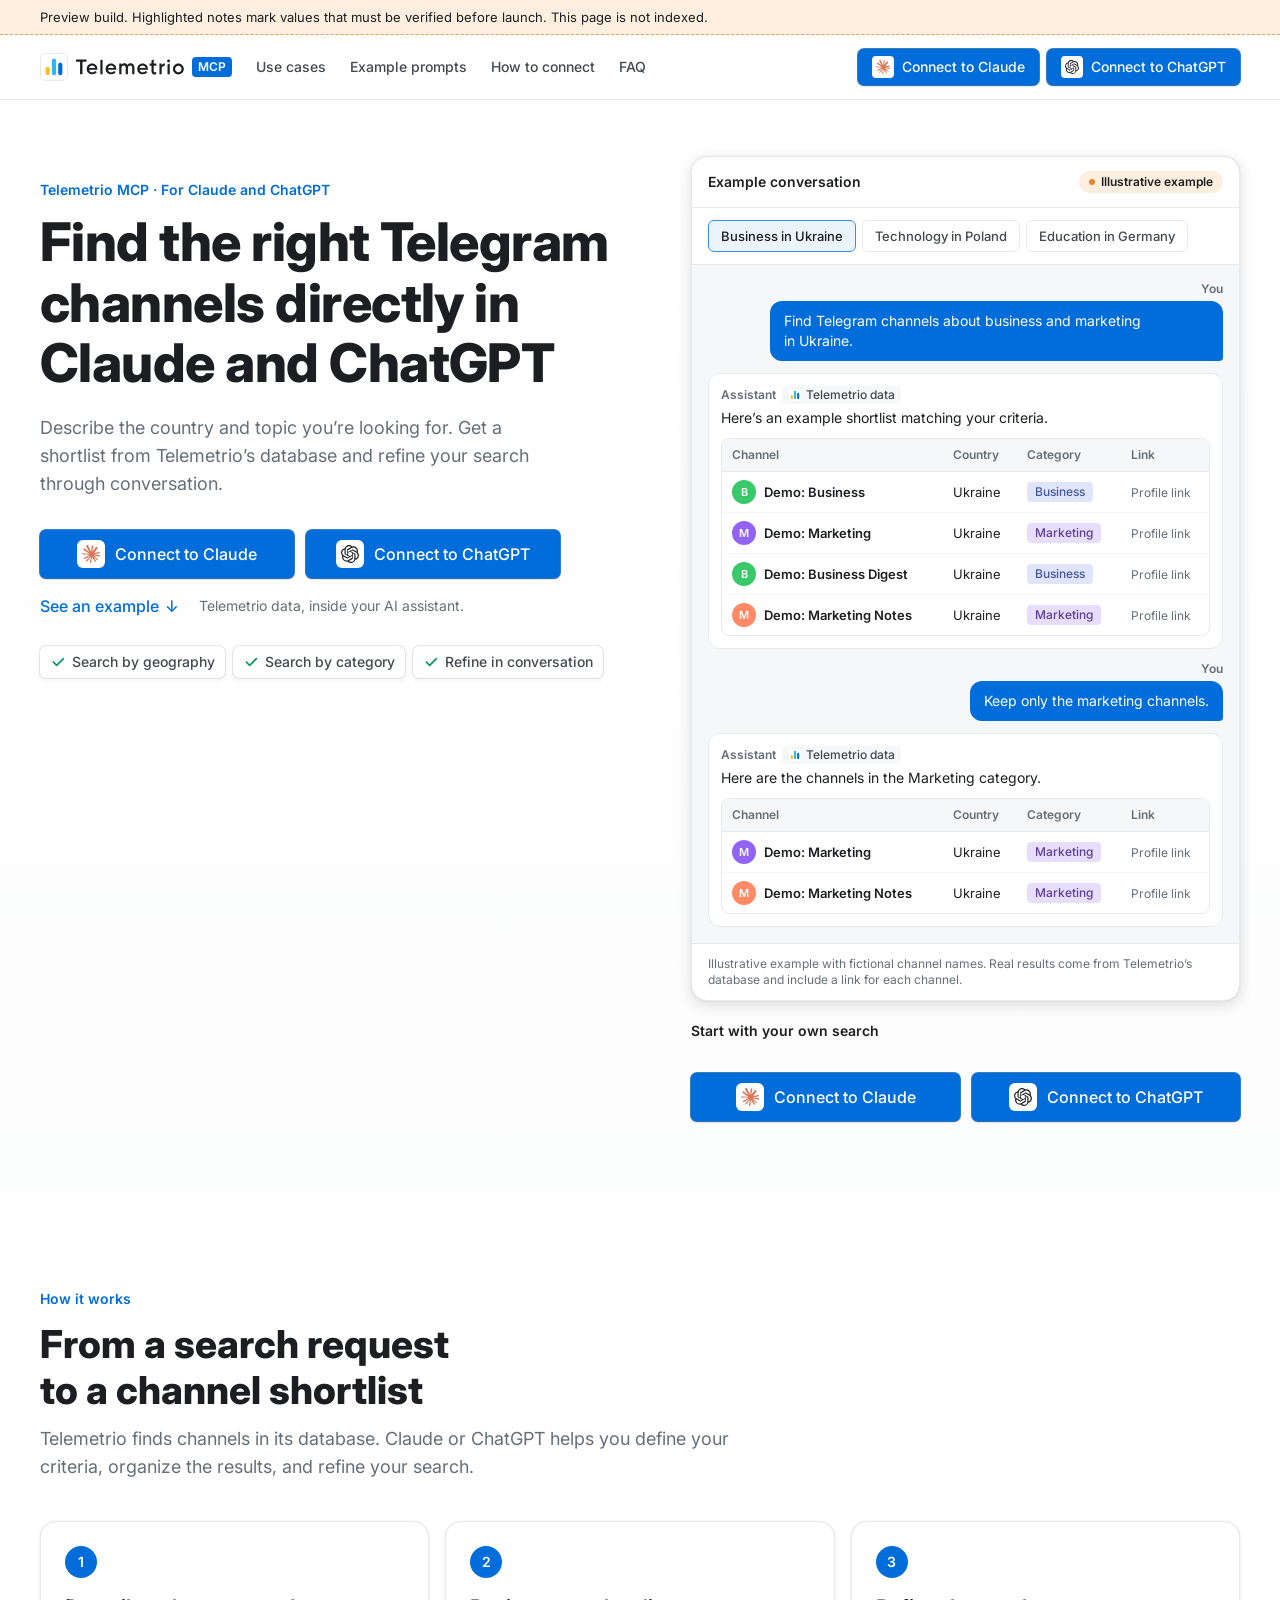
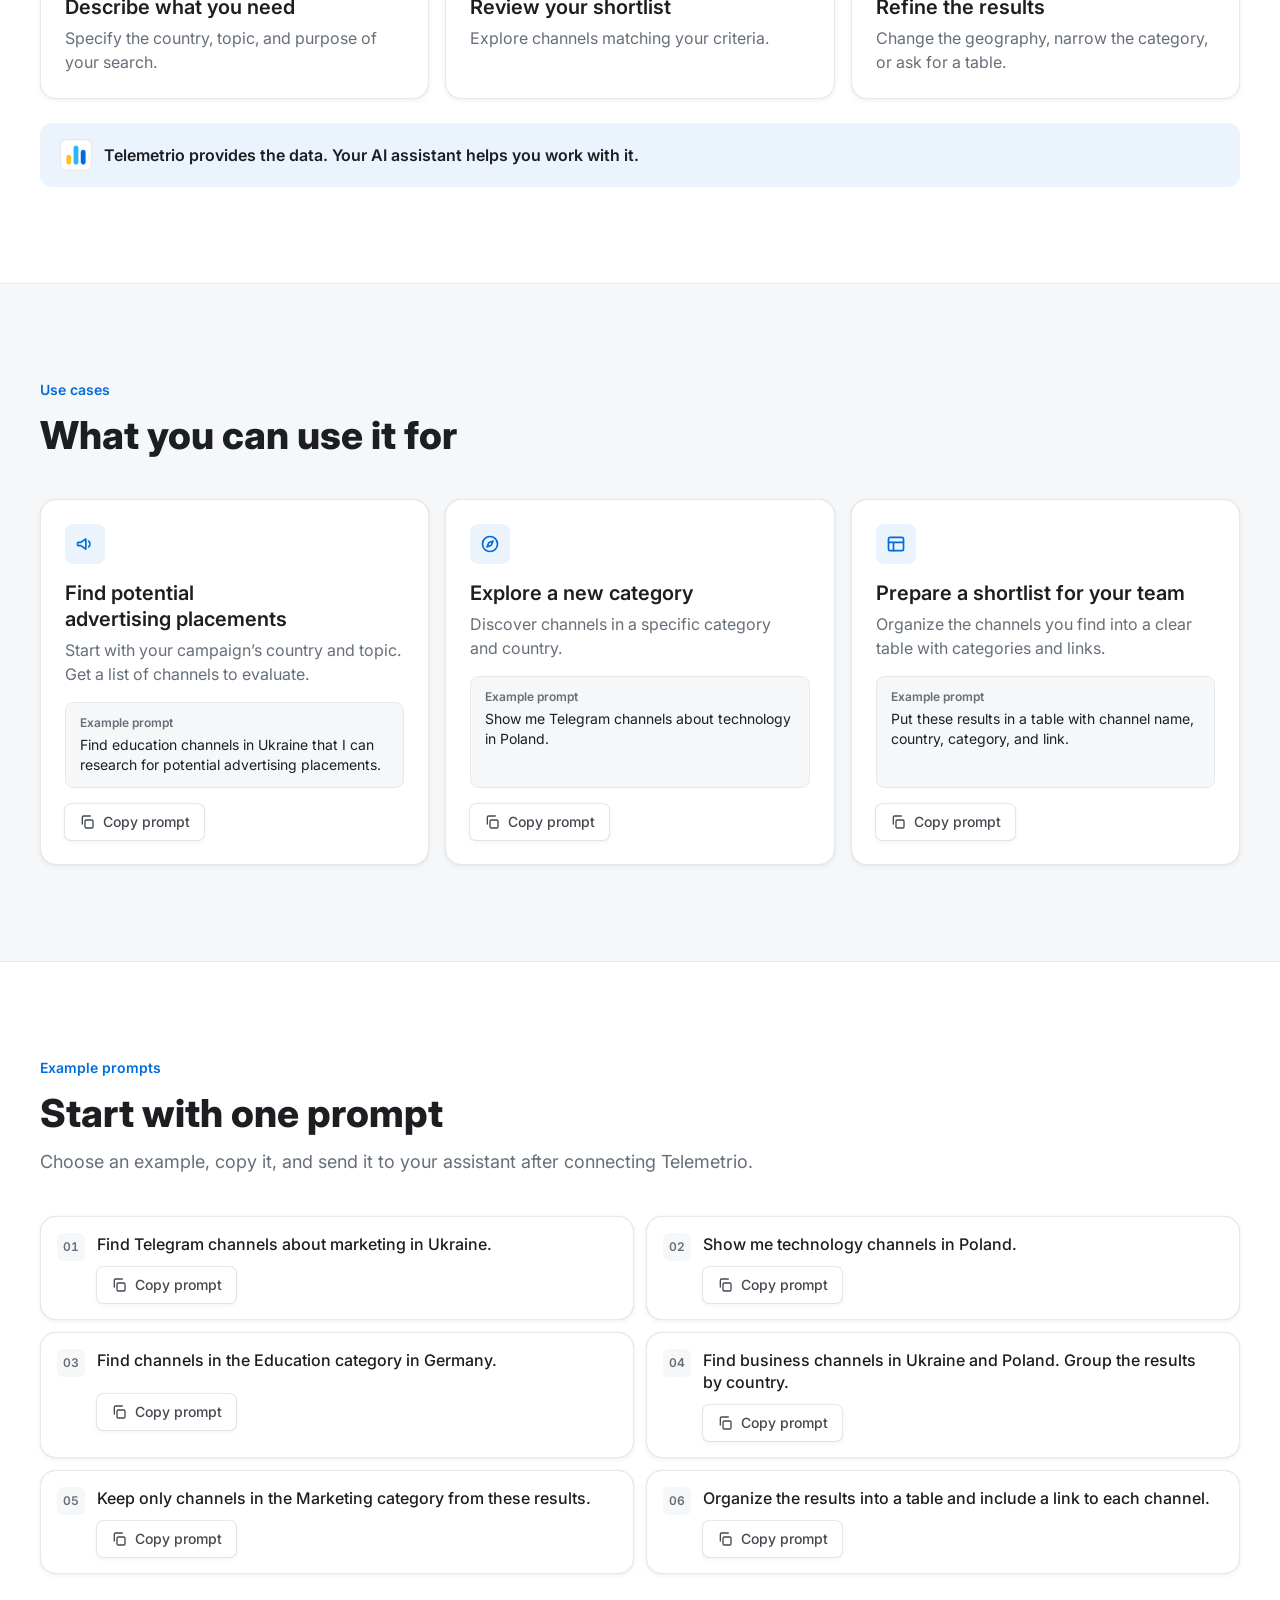
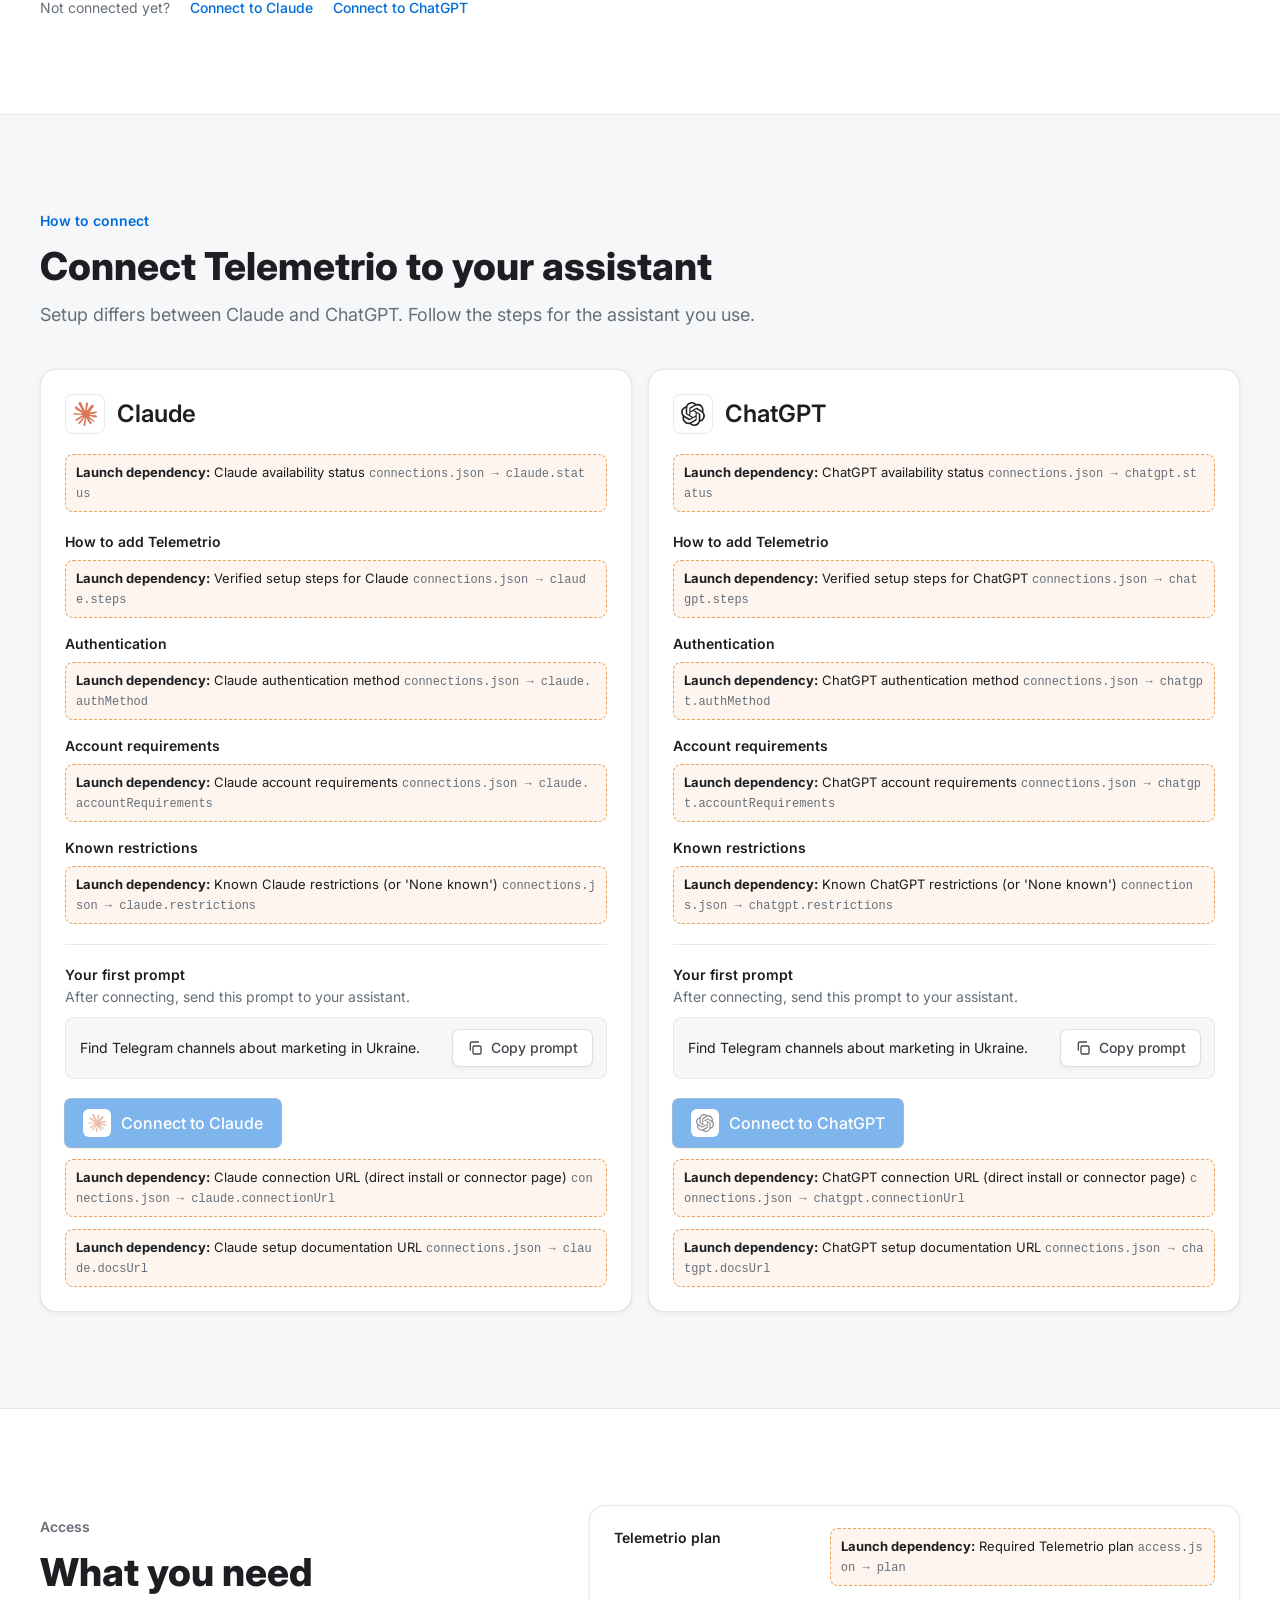
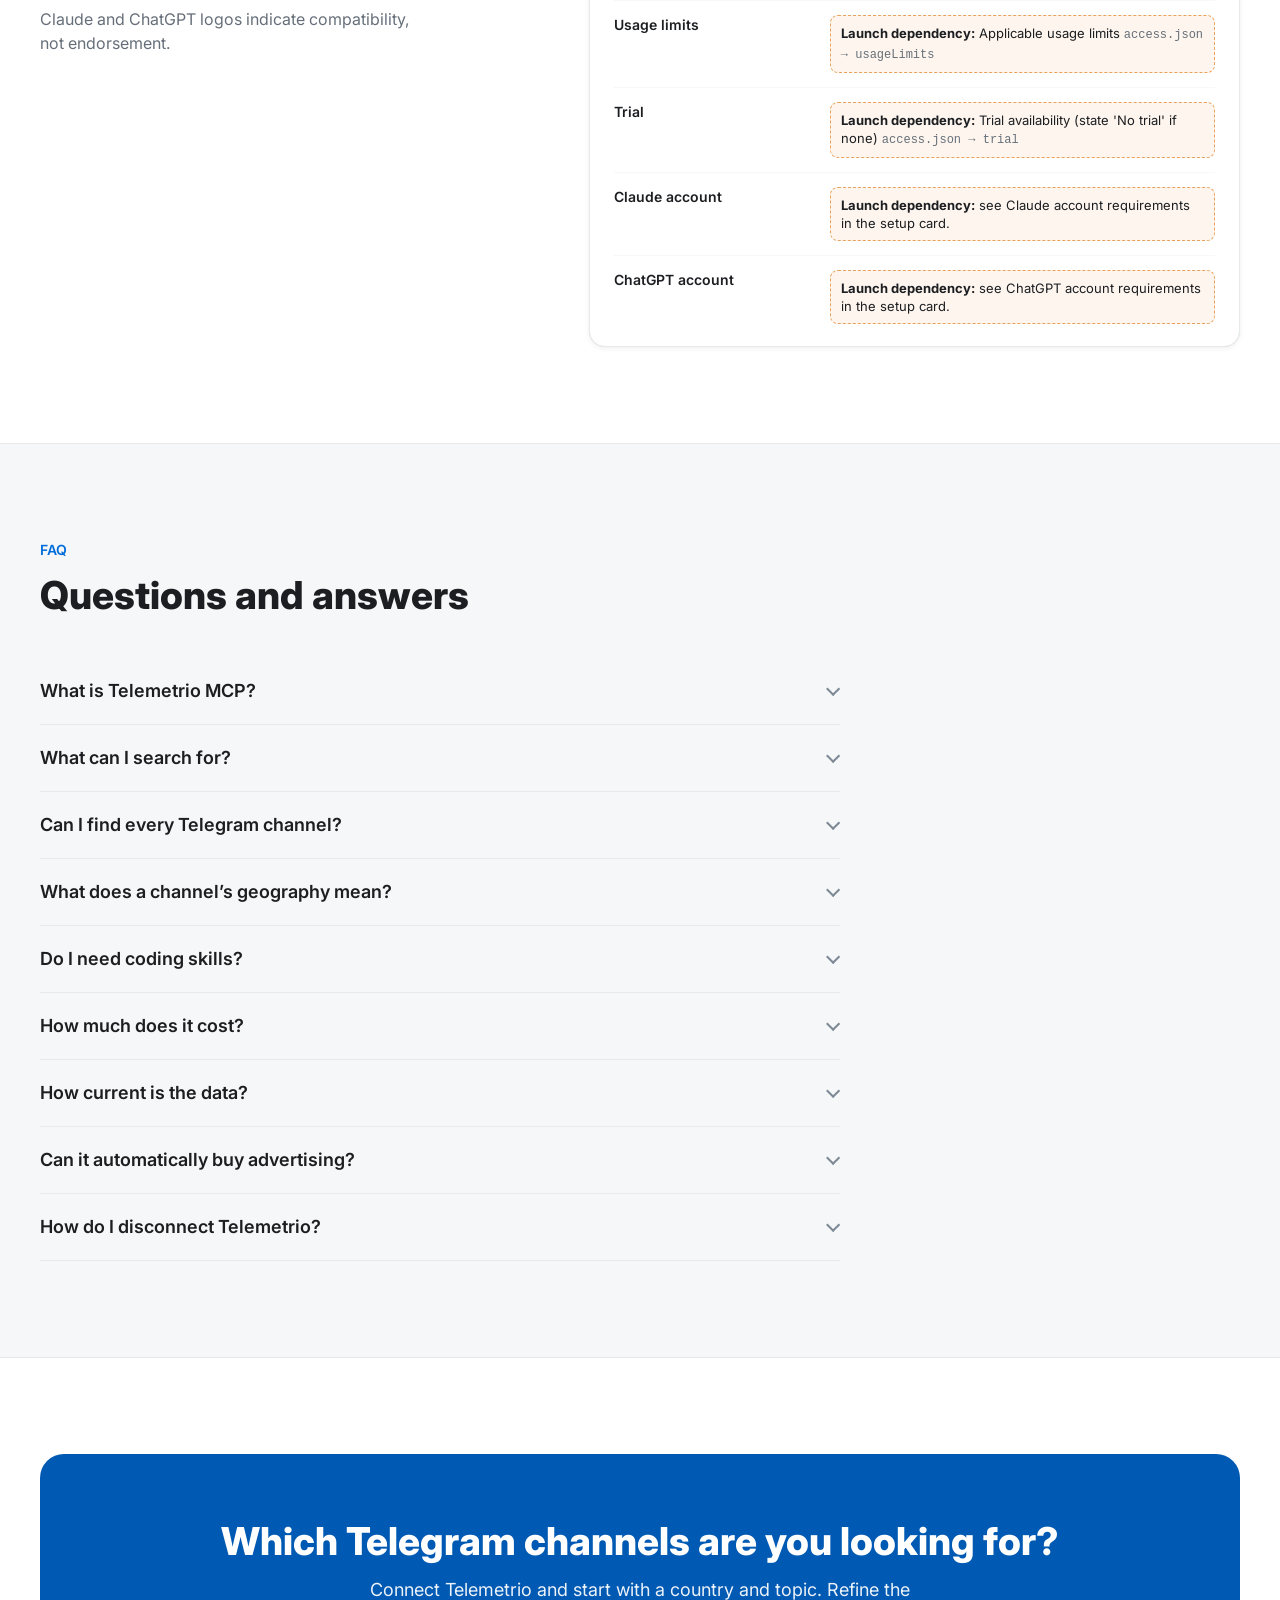
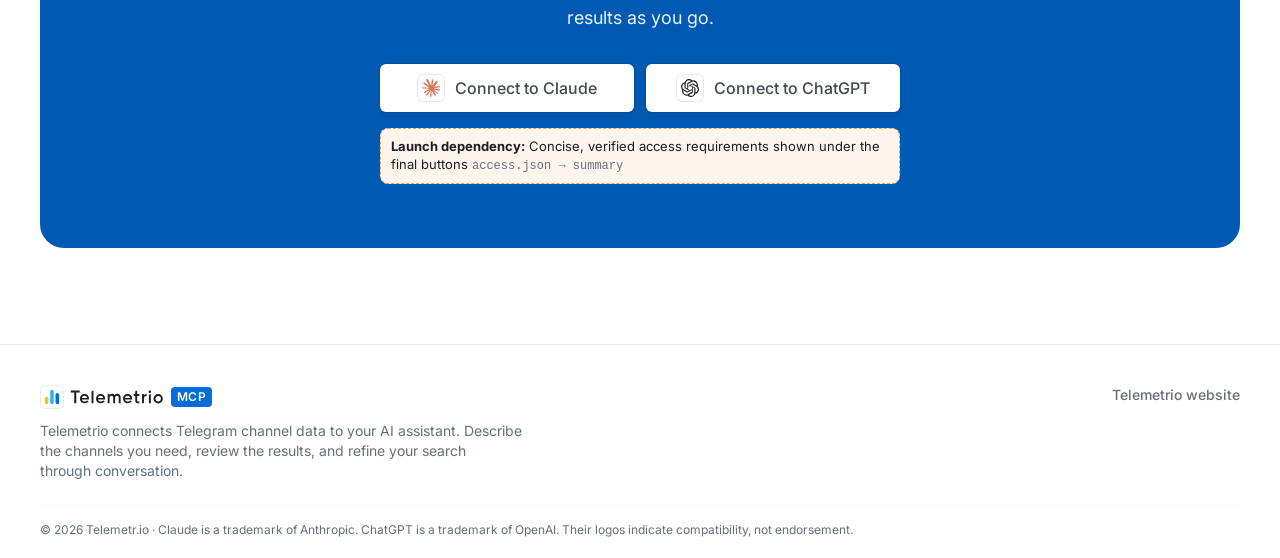
<file: mcp/index.html>
<!doctype html>
<html lang="en" data-variant="a">
<head>
<meta charset="utf-8" />
<meta name="viewport" content="width=device-width, initial-scale=1" />
<title>Telemetrio MCP — Telegram Channel Search in Claude &amp; ChatGPT</title>
<meta name="description" content="Find Telegram channels by country and category directly in Claude or ChatGPT. Connect Telemetrio MCP and refine your search through conversation." />
<meta name="robots" content="noindex" />
<link rel="canonical" href="https://stas656.github.io/telemetrio-test/mcp/" />
<meta property="og:type" content="website" />
<meta property="og:url" content="https://stas656.github.io/telemetrio-test/mcp/" />
<meta property="og:title" content="Telemetrio MCP — Telegram Channel Search in Claude &amp; ChatGPT" />
<meta property="og:description" content="Find Telegram channels by country and category directly in Claude or ChatGPT. Connect Telemetrio MCP and refine your search through conversation." />
<meta property="og:site_name" content="Telemetrio" />
<meta property="og:locale" content="en_US" />
<meta name="twitter:card" content="summary" />
<meta name="theme-color" content="#006dda" />
<link rel="icon" type="image/svg+xml" href="../assets/logo-icon.svg" />
<link rel="preconnect" href="https://fonts.googleapis.com" />
<link rel="preconnect" href="https://fonts.gstatic.com" crossorigin />
<link href="https://fonts.googleapis.com/css2?family=Inter:wght@400;500;600;800&display=swap" rel="stylesheet" />
<style>
/* Telemetrio Design System 2.0 tokens
   Source: Figma "Design system (Claude)" — pages Color, Shadow, Typography, Border Radius & Spacing.
   Shared by the main landing page and the MCP landing page. */
:root {
  /* Alias color tokens */
  --text-base-primary: #1c1e21;
  --text-base-secondary: #666f79;
  --text-base-tertiary: #7d8995;
  --text-base-quaternary: #ffffff;
  --text-base-primary-disabled: #919eac;
  --text-accent: #006dda;
  --text-info: #0059b2;
  --text-success: #047a56;
  --text-danger: #a92121;
  --text-warning: #b96d23;
  --text-link-accent-hover: #3b8fe3;
  --text-link-base: #43494f;
  --text-label-01: #44579a;
  --text-label-06: #5c3f9a;
  --text-label-08: #9a7244;
  --text-label-10: #1c739b;
  --border-base-primary: #f6f7f8;
  --border-base-secondary: #e7eaed;
  --border-base-tertiary: #c3cbd2;
  --border-base-quaternary: #a9b3be;
  --border-accent: #006dda;
  --border-select: #3b8fe3;
  --border-success: #3fae8c;
  --border-warning: #e9a25c;
  --border-danger: #da5a5a;
  --icon-base-primary: #43494f;
  --icon-base-secondary: #7d8995;
  --icon-accent-primary: #006dda;
  --icon-accent-secondary: #c7dff7;
  --icon-accent-quaternary: #f6fafe;
  --icon-success: #059669;
  --icon-danger: #cf2929;
  --icon-warning: #e3862b;
  --focused-accent-primary: #3b8fe3;
  --bg-base-primary: #ffffff;
  --bg-base-secondary: #f6f7f8;
  --bg-base-tertiary: #e7eaed;
  --bg-accent: #006dda;
  --bg-accent-hover: #3b8fe3;
  --bg-accent-selected: #ebf3fc;
  --bg-info: #ebf3fc;
  --bg-success: #ebf7f3;
  --bg-danger: #fbeeee;
  --bg-warning: #fdf5ee;
  --bg-label-primary-01: #5871c6;
  --bg-label-primary-06: #7752c6;
  --bg-label-primary-10: #2595c8;
  --bg-label-secondary-01: #dfe5fc;
  --bg-label-secondary-06: #e7ddfc;
  --bg-label-secondary-08: #fcefdf;
  --bg-label-secondary-10: #d1effd;
  --bg-gradient-primary: linear-gradient(180deg, rgba(195,203,210,0) 0%, rgba(195,203,210,.04) 100%), #ffffff;
  --bg-data-01: #6c8af3; --bg-data-02: #e976d6; --bg-data-03: #41ddc1; --bg-data-04: #e289f2;
  --bg-data-05: #f5c324; --bg-data-06: #9264f3; --bg-data-07: #f36c95; --bg-data-08: #f3b56c;
  --bg-data-09: #39c86a; --bg-data-10: #2db6f5; --bg-data-11: #bcd04b; --bg-data-12: #ff8a65;
  /* Shadows */
  --shadow-sm: 0 2px 4px 1px rgba(4,4,5,.04), 0 0 1px 0 rgba(4,4,5,.12);
  --shadow-default: 0 2px 8px 1px rgba(4,4,5,.08), 0 0 1px 0 rgba(4,4,5,.12);
  --shadow-md: 0 4px 12px 1px rgba(4,4,5,.08), 0 0 1px 0 rgba(4,4,5,.12);
  --shadow-lg: 0 4px 14px 1px rgba(4,4,5,.12), 0 0 1px 0 rgba(4,4,5,.16);
  --shadow-xl: 0 8px 16px 1px rgba(0,3,20,.12), 0 0 1px 0 rgba(4,4,5,.16);
  --shadow-2xl: 0 2px 8px 1px rgba(4,4,5,.08), 0 0 1px 0 rgba(4,4,5,.12), 0 8px 20px 8px rgba(4,4,5,.10);
  --shadow-custom-sm: 0 0 0 1px rgba(28,30,33,.08), 0 2px 4px 1px rgba(4,4,5,.04), 0 0 1px 0 rgba(4,4,5,.12);
  /* Typefaces: Inter for product, Gilroy ExtraBold for marketing headlines */
  --font-product: Inter, system-ui, -apple-system, sans-serif;
  --font-marketing: Gilroy, Inter, system-ui, sans-serif;
}
/* Telemetrio MCP landing page. Colors, shadows and type come from assets/tokens.css. */
*, *::before, *::after { box-sizing: border-box; margin: 0; padding: 0; }
html { scroll-behavior: smooth; -webkit-text-size-adjust: 100%; }
body { font-family: var(--font-product); font-size: 16px; line-height: 24px; color: var(--text-base-primary); background: var(--bg-base-primary); -webkit-font-smoothing: antialiased; overflow-x: clip; }
img, svg { display: block; }
a { color: inherit; text-decoration: none; }
button { font: inherit; color: inherit; background: none; border: 0; cursor: pointer; }
ul, ol { list-style: none; }
h1, h2, h3, summary { text-wrap: balance; }
p, li, dd { text-wrap: pretty; }
:focus-visible { outline: 2px solid var(--focused-accent-primary); outline-offset: 2px; border-radius: 6px; }
[id] { scroll-margin-top: 80px; }
.container { max-width: 1248px; margin: 0 auto; padding: 0 24px; }
.sr-only { position: absolute; width: 1px; height: 1px; padding: 0; margin: -1px; overflow: hidden; clip: rect(0 0 0 0); white-space: nowrap; border: 0; }
.skip { position: absolute; left: 16px; top: -64px; z-index: 100; padding: 10px 16px; border-radius: 6px; background: var(--text-base-primary); color: var(--text-base-quaternary); font-weight: 500; }
.skip:focus { top: 12px; }
@media (max-width: 640px) { .container { padding: 0 16px; } }

/* Preview-only notes */
.preview-bar { background: var(--bg-label-secondary-08); border-bottom: 1px dashed var(--border-warning); font-size: 13px; line-height: 18px; padding: 8px 0; }
.dep { margin-top: 8px; padding: 8px 10px; border: 1px dashed var(--border-warning); border-radius: 8px; background: var(--bg-warning); color: var(--text-base-primary); font-size: 13px; line-height: 18px; text-align: left; }
.dep code { font-size: 12px; color: var(--text-base-secondary); word-break: break-all; }

/* Buttons (Design System: Buttons — sizes S 36px, M 48px, radius 6px) */
.btn { display: inline-flex; align-items: center; justify-content: center; gap: 10px; border-radius: 6px; font-weight: 500; white-space: nowrap; transition: background-color .15s ease, box-shadow .15s ease, color .15s ease; }
.btn-m { height: 48px; padding: 0 18px; font-size: 16px; line-height: 22px; }
.btn-s { height: 36px; padding: 0 14px; font-size: 14px; line-height: 20px; gap: 8px; }
.btn-primary { background: var(--bg-accent); color: var(--text-base-quaternary); box-shadow: 0 0 0 1px rgba(0,89,178,.76), 0 1px 2px rgba(0,39,78,.40); }
/* Hover uses Celtic Blue 600 instead of the DS hover tone (#3b8fe3) to keep 4.5:1 contrast for white text. */
.btn-primary:hover { background: var(--text-info); }
.btn-primary:focus-visible { outline: none; box-shadow: 0 0 0 2px var(--bg-base-primary), 0 0 0 4px var(--focused-accent-primary); }
.btn-secondary { background: var(--bg-base-primary); color: var(--text-link-base); box-shadow: var(--shadow-custom-sm); }
.btn-secondary:hover { background: var(--bg-base-secondary); color: var(--text-base-primary); }
.btn-secondary:focus-visible { outline: none; box-shadow: 0 0 0 1px rgba(28,30,33,.08), 0 0 0 3px var(--focused-accent-primary); }
.btn[aria-disabled="true"] { opacity: .5; cursor: not-allowed; pointer-events: none; }
.logo-chip { display: grid; place-items: center; flex-shrink: 0; width: 28px; height: 28px; border-radius: 6px; background: var(--bg-base-primary); }
.logo-chip svg { width: 18px; height: 18px; }
.btn-s .logo-chip { width: 22px; height: 22px; border-radius: 4px; }
.btn-s .logo-chip svg { width: 14px; height: 14px; }
.btn-secondary .logo-chip { box-shadow: inset 0 0 0 1px var(--border-base-secondary); }
.logo-chatgpt { color: var(--text-base-primary); }
.cta-pair { display: grid; grid-template-columns: repeat(2, minmax(0, 1fr)); gap: 12px; max-width: 520px; }
.cta-pair .btn { width: 100%; }
@media (max-width: 560px) { .cta-pair { grid-template-columns: 1fr; } }
.text-link { display: inline-flex; align-items: center; gap: 6px; color: var(--text-accent); font-weight: 500; border-radius: 4px; }
.text-link:hover { color: var(--text-info); text-decoration: underline; text-underline-offset: 3px; }

/* Header (Design System: Header & Nav menu — compact) */
.site-header { position: sticky; top: 0; z-index: 50; background: var(--bg-base-primary); border-bottom: 1px solid var(--border-base-secondary); }
.header-inner { display: flex; align-items: center; gap: 24px; height: 64px; }
.brand { display: flex; align-items: center; gap: 8px; flex-shrink: 0; }
.brand img { height: 28px; width: auto; }
.badge-mcp { padding: 2px 6px; border-radius: 4px; background: var(--bg-accent); color: var(--text-base-quaternary); font-size: 12px; line-height: 16px; font-weight: 600; letter-spacing: .02em; }
.header-nav { display: flex; align-items: center; gap: 24px; flex: 1; }
.nav-links { display: flex; gap: 24px; margin-right: auto; font-size: 14px; line-height: 20px; font-weight: 500; color: var(--text-link-base); }
.nav-links a { padding: 6px 0; }
.nav-links a:hover { color: var(--text-base-primary); }
.nav-ctas { display: flex; gap: 8px; }
.menu-btn { display: none; width: 36px; height: 36px; margin-left: auto; border-radius: 6px; place-items: center; color: var(--icon-base-primary); box-shadow: var(--shadow-custom-sm); }
.menu-btn .i-close { display: none; }
@media (max-width: 1179px) { .nav-ctas { display: none; } }
@media (max-width: 959px) {
  .menu-btn { display: grid; }
  .header-nav { display: none; }
  .site-header.menu-open .header-nav { display: flex; flex-direction: column; align-items: stretch; gap: 16px; position: absolute; top: 64px; left: 0; right: 0; padding: 12px 16px 20px; background: var(--bg-base-primary); border-bottom: 1px solid var(--border-base-secondary); box-shadow: var(--shadow-md); }
  .site-header.menu-open .nav-links { flex-direction: column; gap: 0; margin: 0; font-size: 16px; }
  .site-header.menu-open .nav-links a { display: block; padding: 12px 0; border-bottom: 1px solid var(--border-base-primary); }
  .site-header.menu-open .nav-ctas { display: grid; grid-template-columns: 1fr; gap: 8px; }
  .site-header.menu-open .nav-ctas .btn { height: 48px; font-size: 16px; }
  .site-header.menu-open .menu-btn .i-open { display: none; }
  .site-header.menu-open .menu-btn .i-close { display: block; }
}

/* Hero */
.hero { padding: 56px 0 72px; background: var(--bg-gradient-primary); }
.hero-grid { display: grid; grid-template-columns: minmax(0, 1.1fr) minmax(0, 1fr); gap: 48px; align-items: start; }
.hero-copy { padding-top: 24px; }
.eyebrow { font-size: 14px; line-height: 20px; font-weight: 600; color: var(--text-accent); margin-bottom: 12px; }
h1 { font-family: var(--font-marketing); font-weight: 800; font-size: clamp(34px, 2.6vw + 20px, 56px); line-height: 1.14; letter-spacing: -.01em; }
.lead { margin-top: 20px; font-size: 18px; line-height: 28px; color: var(--text-base-secondary); max-width: 560px; }
.hero .cta-pair { margin-top: 32px; }
.hero-secondary { display: flex; flex-wrap: wrap; align-items: center; gap: 8px 20px; margin-top: 16px; }
.microcopy { font-size: 14px; line-height: 20px; color: var(--text-base-secondary); }
.capabilities { display: flex; flex-wrap: wrap; gap: 8px; margin-top: 28px; }
.capabilities li { display: inline-flex; align-items: center; gap: 6px; padding: 6px 10px; border-radius: 6px; background: var(--bg-base-primary); box-shadow: var(--shadow-custom-sm); font-size: 14px; line-height: 20px; font-weight: 500; color: var(--text-link-base); }
.capabilities svg { color: var(--icon-success); }
@media (max-width: 1079px) {
  .hero-grid { grid-template-columns: minmax(0, 1fr); gap: 40px; }
  .hero-copy { padding-top: 0; max-width: 680px; }
}
@media (max-width: 640px) { .hero { padding: 32px 0 56px; } .lead { font-size: 16px; line-height: 24px; } }

/* Product demonstration */
.demo { background: var(--bg-base-primary); border: 1px solid var(--border-base-secondary); border-radius: 16px; box-shadow: var(--shadow-lg); overflow: hidden; }
.demo-head { display: flex; align-items: center; justify-content: space-between; gap: 12px; padding: 14px 16px; border-bottom: 1px solid var(--border-base-secondary); }
.demo-title { font-size: 14px; line-height: 20px; font-weight: 600; }
.badge-illustrative { display: inline-flex; align-items: center; gap: 6px; flex-shrink: 0; padding: 3px 10px; border-radius: 999px; background: var(--bg-label-secondary-08); font-size: 12px; line-height: 16px; font-weight: 600; }
.badge-illustrative::before { content: ""; width: 6px; height: 6px; border-radius: 50%; background: var(--icon-warning); }
.demo-tabs { display: flex; flex-wrap: wrap; gap: 6px; padding: 12px 16px; }
.demo-tab { height: 32px; padding: 0 12px; border-radius: 6px; border: 1px solid var(--border-base-secondary); font-size: 13px; line-height: 18px; font-weight: 500; color: var(--text-link-base); transition: background-color .15s ease, border-color .15s ease, color .15s ease; }
.demo-tab:hover { background: var(--bg-base-secondary); color: var(--text-base-primary); }
.demo-tab[aria-selected="true"] { background: var(--bg-accent-selected); border-color: var(--border-select); color: var(--text-base-primary); }
.demo-panel { display: grid; gap: 12px; padding: 16px; background: var(--bg-base-secondary); border-top: 1px solid var(--border-base-secondary); }
.demo-panel[hidden] { display: none; }
.msg { font-size: 14px; line-height: 20px; }
.msg-who { display: flex; align-items: center; gap: 6px; margin-bottom: 4px; font-size: 12px; line-height: 16px; font-weight: 600; color: var(--text-base-secondary); }
.msg-user { justify-self: end; max-width: 88%; }
.msg-user .msg-who { justify-content: flex-end; }
.msg-user .msg-text { padding: 10px 14px; border-radius: 12px 12px 4px 12px; background: var(--bg-accent); color: var(--text-base-quaternary); }
.msg-assistant { padding: 12px; border-radius: 12px; background: var(--bg-base-primary); border: 1px solid var(--border-base-secondary); }
.source-chip { display: inline-flex; align-items: center; gap: 4px; padding: 1px 6px; border-radius: 4px; background: var(--bg-base-secondary); color: var(--text-link-base); font-weight: 500; }
.source-chip img { width: 14px; height: 14px; }
.results-wrap { margin-top: 10px; border: 1px solid var(--border-base-secondary); border-radius: 8px; overflow: hidden; }
.results { width: 100%; border-collapse: collapse; font-size: 13px; line-height: 18px; }
.results th { padding: 8px 10px; background: var(--bg-base-secondary); color: var(--text-base-secondary); font-size: 12px; line-height: 16px; font-weight: 600; text-align: left; border-bottom: 1px solid var(--border-base-secondary); }
.results td { padding: 8px 10px; border-bottom: 1px solid var(--border-base-primary); vertical-align: middle; }
.results tr:last-child td { border-bottom: 0; }
.ch { display: flex; align-items: center; gap: 8px; font-weight: 600; }
.ch-ava { display: grid; place-items: center; flex-shrink: 0; width: 24px; height: 24px; border-radius: 50%; background: var(--c); color: var(--text-base-quaternary); font-size: 11px; font-weight: 600; }
.chip { display: inline-block; padding: 2px 8px; border-radius: 4px; font-size: 12px; line-height: 16px; font-weight: 500; white-space: nowrap; }
.tone-a { background: var(--bg-label-secondary-01); color: var(--text-label-01); }
.tone-b { background: var(--bg-label-secondary-06); color: var(--text-label-06); }
.link-ph { color: var(--text-base-secondary); font-size: 12px; white-space: nowrap; }
.demo-foot { padding: 12px 16px; border-top: 1px solid var(--border-base-secondary); font-size: 12px; line-height: 16px; color: var(--text-base-secondary); }
.demo-cta { margin-top: 20px; }
.demo-cta-title { margin-bottom: 10px; font-size: 14px; line-height: 20px; font-weight: 600; }
.demo-cta .cta-pair { max-width: none; }
@media (max-width: 560px) {
  .results-wrap { border: 0; border-radius: 0; overflow: visible; }
  .results, .results tbody { display: block; }
  .results thead { display: none; }
  .results tr { display: grid; grid-template-columns: repeat(3, minmax(0, 1fr)); gap: 8px 12px; padding: 10px 12px; margin-bottom: 8px; border: 1px solid var(--border-base-secondary); border-radius: 8px; }
  .results tr:last-child { margin-bottom: 0; }
  .results td { display: flex; flex-direction: column; align-items: flex-start; gap: 2px; padding: 0; border: 0; }
  .results td::before { content: attr(data-label); font-size: 11px; line-height: 14px; font-weight: 600; color: var(--text-base-secondary); }
  .results td:first-child { grid-column: 1 / -1; }
  .results td:first-child::before { display: none; }
}

/* Sections */
.section { padding: 96px 0; }
.section-alt { background: var(--bg-base-secondary); border-block: 1px solid var(--border-base-secondary); }
.section-head { max-width: 720px; margin-bottom: 40px; }
.section-head h2, .access-intro h2, .final h2 { font-family: var(--font-marketing); font-weight: 800; font-size: clamp(28px, 1.6vw + 18px, 40px); line-height: 1.2; }
.section-lead { margin-top: 12px; font-size: 18px; line-height: 28px; color: var(--text-base-secondary); }
@media (max-width: 640px) { .section { padding: 64px 0; } .section-lead { font-size: 16px; line-height: 24px; } }
.card { background: var(--bg-base-primary); border: 1px solid var(--border-base-secondary); border-radius: 16px; box-shadow: var(--shadow-sm); }

/* How it works */
.steps { display: grid; grid-template-columns: repeat(3, minmax(0, 1fr)); gap: 16px; counter-reset: step; }
.step { padding: 24px; }
.step-num { display: grid; place-items: center; width: 32px; height: 32px; border-radius: 50%; background: var(--bg-accent); color: var(--text-base-quaternary); font-size: 14px; font-weight: 600; }
.step h3 { margin: 16px 0 6px; font-size: 20px; line-height: 26px; font-weight: 600; }
.step p { color: var(--text-base-secondary); }
.closing { display: flex; align-items: center; gap: 12px; margin-top: 24px; padding: 16px 20px; border-radius: 12px; background: var(--bg-accent-selected); font-size: 16px; line-height: 22px; font-weight: 600; }
.closing img { width: 32px; height: 32px; flex-shrink: 0; }
@media (max-width: 860px) { .steps { grid-template-columns: minmax(0, 1fr); } }

/* Use cases */
.usecases { display: grid; grid-template-columns: repeat(3, minmax(0, 1fr)); gap: 16px; }
.usecase { display: flex; flex-direction: column; padding: 24px; }
.usecase-ico { display: grid; place-items: center; width: 40px; height: 40px; border-radius: 8px; background: var(--bg-accent-selected); color: var(--icon-accent-primary); }
.usecase h3 { margin: 16px 0 6px; font-size: 20px; line-height: 26px; font-weight: 600; }
.usecase > p { color: var(--text-base-secondary); }
.prompt-box { margin-top: 16px; padding: 12px 14px; border-radius: 8px; background: var(--bg-base-secondary); border: 1px solid var(--border-base-secondary); }
.prompt-label { font-size: 12px; line-height: 16px; font-weight: 600; color: var(--text-base-secondary); margin-bottom: 4px; }
.prompt-text { font-size: 14px; line-height: 20px; color: var(--text-base-primary); user-select: all; -webkit-user-select: all; }
.usecase .copy-btn { margin-top: 16px; align-self: flex-start; }
.usecase .prompt-box { flex: 1; }
@media (max-width: 960px) { .usecases { grid-template-columns: minmax(0, 1fr); } }

/* Copy buttons */
.copy-btn .i-check { display: none; }
.copy-btn[data-state="copied"] { color: var(--text-success); }
.copy-btn[data-state="copied"] .i-copy { display: none; }
.copy-btn[data-state="copied"] .i-check { display: block; }
.copy-error { margin-top: 8px; font-size: 13px; line-height: 18px; color: var(--text-danger); }

/* Prompt library */
.prompt-list { display: grid; grid-template-columns: repeat(2, minmax(0, 1fr)); gap: 12px; }
.prompt-item { display: grid; grid-template-columns: auto minmax(0, 1fr); align-items: start; gap: 4px 12px; padding: 16px; }
.prompt-num { grid-row: span 2; display: grid; place-items: center; width: 28px; height: 28px; border-radius: 6px; background: var(--bg-base-secondary); color: var(--text-base-secondary); font-size: 12px; font-weight: 600; font-variant-numeric: tabular-nums; }
.prompt-item .prompt-text { font-size: 16px; line-height: 22px; font-weight: 500; }
.prompt-item .copy-btn { justify-self: start; margin-top: 8px; }
.prompt-connect { display: flex; flex-wrap: wrap; align-items: center; gap: 8px 20px; margin-top: 24px; font-size: 14px; line-height: 20px; color: var(--text-base-secondary); }
@media (max-width: 760px) { .prompt-list { grid-template-columns: minmax(0, 1fr); } }

/* Connection setup */
.setup-grid { display: grid; grid-template-columns: repeat(2, minmax(0, 1fr)); gap: 16px; align-items: start; }
.setup-card { padding: 24px; transition: box-shadow .2s ease; }
.setup-card.is-targeted { box-shadow: 0 0 0 2px var(--focused-accent-primary), var(--shadow-md); }
.setup-head { display: flex; align-items: center; gap: 12px; flex-wrap: wrap; }
.setup-logo { display: grid; place-items: center; width: 40px; height: 40px; border-radius: 8px; box-shadow: inset 0 0 0 1px var(--border-base-secondary); }
.setup-logo svg { width: 24px; height: 24px; }
.setup-head h3 { font-size: 24px; line-height: 32px; font-weight: 600; }
.setup-head h3:focus { outline: none; }
.status { padding: 2px 8px; border-radius: 4px; font-size: 12px; line-height: 16px; font-weight: 600; }
.status-available { background: var(--bg-success); color: var(--text-success); }
.status-beta { background: var(--bg-label-secondary-01); color: var(--text-label-01); }
.status-unavailable { background: var(--bg-base-tertiary); color: var(--text-link-base); }
.setup-head .dep { flex-basis: 100%; }
.facts { margin-top: 20px; display: grid; gap: 16px; }
.facts dt { font-size: 14px; line-height: 20px; font-weight: 600; }
.facts dd { margin-top: 4px; color: var(--text-base-secondary); font-size: 14px; line-height: 20px; }
.facts ol { list-style: decimal; padding-left: 20px; display: grid; gap: 6px; color: var(--text-base-primary); }
.server-url { display: flex; align-items: center; gap: 8px; flex-wrap: wrap; }
.server-url code { padding: 4px 8px; border-radius: 6px; background: var(--bg-base-secondary); color: var(--text-base-primary); font-size: 13px; word-break: break-all; }
.first-prompt { margin-top: 20px; padding-top: 20px; border-top: 1px solid var(--border-base-secondary); }
.first-prompt h4 { font-size: 14px; line-height: 20px; font-weight: 600; }
.status-msg { margin-top: 2px; font-size: 14px; line-height: 20px; color: var(--text-base-secondary); }
.status-msg.is-connected { color: var(--text-success); font-weight: 600; }
.first-prompt .prompt-box { margin-top: 10px; display: flex; align-items: center; justify-content: space-between; gap: 12px; }
.setup-actions { display: flex; flex-wrap: wrap; align-items: center; gap: 12px 20px; margin-top: 20px; }
.setup-actions .dep { flex-basis: 100%; margin-top: 0; }
@media (max-width: 860px) { .setup-grid { grid-template-columns: minmax(0, 1fr); } }
@media (max-width: 480px) { .first-prompt .prompt-box { flex-direction: column; align-items: stretch; } .setup-actions .btn { width: 100%; } }

/* Access */
.access-grid { display: grid; grid-template-columns: minmax(0, 1fr) minmax(0, 1.3fr); gap: 48px; align-items: start; }
.access-intro p { margin-top: 12px; color: var(--text-base-secondary); }
.access-list { padding: 8px 24px; }
.access-list > div { display: grid; grid-template-columns: minmax(0, 200px) minmax(0, 1fr); gap: 4px 16px; padding: 14px 0; border-bottom: 1px solid var(--border-base-primary); }
.access-list > div:last-child { border-bottom: 0; }
.access-list dt { font-size: 14px; line-height: 20px; font-weight: 600; }
.access-list dd { font-size: 14px; line-height: 20px; color: var(--text-base-secondary); }
.access-list dd .dep { margin-top: 0; }
@media (max-width: 860px) { .access-grid { grid-template-columns: minmax(0, 1fr); gap: 24px; } }
@media (max-width: 520px) { .access-list > div { grid-template-columns: minmax(0, 1fr); } }

/* FAQ */
.faq { max-width: 800px; }
.faq details { border-bottom: 1px solid var(--border-base-secondary); }
.faq summary { display: flex; align-items: center; justify-content: space-between; gap: 16px; padding: 20px 0; font-size: 18px; line-height: 26px; font-weight: 600; cursor: pointer; list-style: none; }
.faq summary::-webkit-details-marker { display: none; }
.faq summary::after { content: ""; flex-shrink: 0; width: 10px; height: 10px; margin-right: 4px; border-right: 2px solid var(--icon-base-secondary); border-bottom: 2px solid var(--icon-base-secondary); transform: rotate(45deg) translateY(-3px); transition: transform .2s ease; }
.faq details[open] summary::after { transform: rotate(-135deg) translateY(-3px); }
.faq .answer { padding: 0 0 20px; color: var(--text-base-secondary); }
.faq .answer h4 { margin-top: 12px; color: var(--text-base-primary); font-size: 14px; font-weight: 600; }
.faq .answer ol { list-style: decimal; padding-left: 20px; }

/* Final CTA */
.final { padding: 64px 32px; border-radius: 24px; background: var(--text-info); color: var(--text-base-quaternary); text-align: center; }
.final p { max-width: 560px; margin: 12px auto 0; color: rgba(255,255,255,.92); font-size: 18px; line-height: 28px; }
.final .cta-pair { margin: 32px auto 0; }
.final .access-summary { margin-top: 16px; font-size: 14px; line-height: 20px; }
.final .dep { max-width: 520px; margin: 16px auto 0; color: var(--text-base-primary); font-size: 13px; line-height: 18px; }
@media (max-width: 640px) { .final { padding: 48px 20px; border-radius: 16px; } .final p { font-size: 16px; line-height: 24px; } }

/* Footer */
.site-footer { padding: 40px 0; border-top: 1px solid var(--border-base-secondary); font-size: 14px; line-height: 20px; color: var(--text-base-secondary); }
.footer-grid { display: flex; flex-wrap: wrap; justify-content: space-between; gap: 24px; }
.footer-grid p { max-width: 520px; margin-top: 12px; }
.footer-links { display: flex; flex-wrap: wrap; gap: 8px 20px; font-weight: 500; }
.footer-links a:hover { color: var(--text-base-primary); }
.footer-legal { margin-top: 24px; padding-top: 16px; border-top: 1px solid var(--border-base-primary); font-size: 12px; line-height: 16px; }

@media (prefers-reduced-motion: reduce) {
  html { scroll-behavior: auto; }
  *, *::before, *::after { transition: none !important; animation: none !important; }
}
</style>
<script type="application/ld+json">{"@context": "https://schema.org", "@type": "WebPage", "name": "Telemetrio MCP — Telegram Channel Search in Claude & ChatGPT", "description": "Find Telegram channels by country and category directly in Claude or ChatGPT. Connect Telemetrio MCP and refine your search through conversation.", "url": "https://stas656.github.io/telemetrio-test/mcp/", "inLanguage": "en", "publisher": {"@type": "Organization", "name": "Telemetrio", "url": "https://telemetr.io"}}</script>
</head>
<body>
<a class="skip" href="#main">Skip to content</a>
<svg width="0" height="0" style="position:absolute" aria-hidden="true"><symbol id="logo-claude" viewBox="0 0 24 24"><path d="M4.709 15.955l4.72-2.647.08-.23-.08-.128H9.2l-.79-.048-2.698-.073-2.339-.097-2.266-.122-.571-.121L0 11.784l.055-.352.48-.321.686.06 1.52.103 2.278.158 1.652.097 2.449.255h.389l.055-.157-.134-.098-.103-.097-2.358-1.596-2.552-1.688-1.336-.972-.724-.491-.364-.462-.158-1.008.656-.722.881.06.225.061.893.686 1.908 1.476 2.491 1.833.365.304.145-.103.019-.073-.164-.274-1.355-2.446-1.446-2.49-.644-1.032-.17-.619a2.97 2.97 0 01-.104-.729L6.283.134 6.696 0l.996.134.42.364.62 1.414 1.002 2.229 1.555 3.03.456.898.243.832.091.255h.158V9.01l.128-1.706.237-2.095.23-2.695.08-.76.376-.91.747-.492.584.28.48.685-.067.444-.286 1.851-.559 2.903-.364 1.942h.212l.243-.242.985-1.306 1.652-2.064.73-.82.85-.904.547-.431h1.033l.76 1.129-.34 1.166-1.064 1.347-.881 1.142-1.264 1.7-.79 1.36.073.11.188-.02 2.856-.606 1.543-.28 1.841-.315.833.388.091.395-.328.807-1.969.486-2.309.462-3.439.813-.042.03.049.061 1.549.146.662.036h1.622l3.02.225.79.522.474.638-.079.485-1.215.62-1.64-.389-3.829-.91-1.312-.329h-.182v.11l1.093 1.068 2.006 1.81 2.509 2.33.127.578-.322.455-.34-.049-2.205-1.657-.851-.747-1.926-1.62h-.128v.17l.444.649 2.345 3.521.122 1.08-.17.353-.608.213-.668-.122-1.374-1.925-1.415-2.167-1.143-1.943-.14.08-.674 7.254-.316.37-.729.28-.607-.461-.322-.747.322-1.476.389-1.924.315-1.53.286-1.9.17-.632-.012-.042-.14.018-1.434 1.967-2.18 2.945-1.726 1.845-.414.164-.717-.37.067-.662.401-.589 2.388-3.036 1.44-1.882.93-1.086-.006-.158h-.055L4.132 18.56l-1.13.146-.487-.456.061-.746.231-.243 1.908-1.312-.006.006z" fill="#D97757" fill-rule="nonzero"></path></symbol><symbol id="logo-chatgpt" viewBox="0 0 24 24" fill="currentColor"><path d="M22.2819 9.8211a5.9847 5.9847 0 0 0-.5157-4.9108 6.0462 6.0462 0 0 0-6.5098-2.9A6.0651 6.0651 0 0 0 4.9807 4.1818a5.9847 5.9847 0 0 0-3.9977 2.9 6.0462 6.0462 0 0 0 .7427 7.0966 5.98 5.98 0 0 0 .511 4.9107 6.051 6.051 0 0 0 6.5146 2.9001A5.9847 5.9847 0 0 0 13.2599 24a6.0557 6.0557 0 0 0 5.7718-4.2058 5.9894 5.9894 0 0 0 3.9977-2.9001 6.0557 6.0557 0 0 0-.7475-7.0729zm-9.022 12.6081a4.4755 4.4755 0 0 1-2.8764-1.0408l.1419-.0804 4.7783-2.7582a.7948.7948 0 0 0 .3927-.6813v-6.7369l2.02 1.1686a.071.071 0 0 1 .038.052v5.5826a4.504 4.504 0 0 1-4.4945 4.4944zm-9.6607-4.1254a4.4708 4.4708 0 0 1-.5346-3.0137l.142.0852 4.783 2.7582a.7712.7712 0 0 0 .7806 0l5.8428-3.3685v2.3324a.0804.0804 0 0 1-.0332.0615L9.74 19.9502a4.4992 4.4992 0 0 1-6.1408-1.6464zM2.3408 7.8956a4.485 4.485 0 0 1 2.3655-1.9728V11.6a.7664.7664 0 0 0 .3879.6765l5.8144 3.3543-2.0201 1.1685a.0757.0757 0 0 1-.071 0l-4.8303-2.7865A4.504 4.504 0 0 1 2.3408 7.872zm16.5963 3.8558L13.1038 8.364 15.1192 7.2a.0757.0757 0 0 1 .071 0l4.8303 2.7913a4.4944 4.4944 0 0 1-.6765 8.1042v-5.6772a.79.79 0 0 0-.407-.667zm2.0107-3.0231l-.142-.0852-4.7735-2.7818a.7759.7759 0 0 0-.7854 0L9.409 9.2297V6.8974a.0662.0662 0 0 1 .0284-.0615l4.8303-2.7866a4.4992 4.4992 0 0 1 6.6802 4.66zM8.3065 12.863l-2.02-1.1638a.0804.0804 0 0 1-.038-.0567V6.0742a4.4992 4.4992 0 0 1 7.3757-3.4537l-.142.0805L8.704 5.459a.7948.7948 0 0 0-.3927.6813zm1.0976-2.3654l2.602-1.4998 2.6069 1.4998v2.9994l-2.5974 1.4997-2.6067-1.4997Z"/></symbol></svg>
<div class="preview-bar" role="note"><div class="container">Preview build. Highlighted notes mark values that must be verified before launch. This page is not indexed.</div></div>
<header class="site-header">
  <div class="container header-inner">
    <a class="brand" href="#main" aria-label="Telemetrio MCP home"><img src="../assets/logo-full.svg" alt="" width="144" height="28" /><span class="badge-mcp">MCP</span></a>
    <nav class="header-nav" id="site-menu" aria-label="Main">
      <ul class="nav-links"><li><a href="#use-cases">Use cases</a></li><li><a href="#prompts">Example prompts</a></li><li><a href="#connect">How to connect</a></li><li><a href="#faq">FAQ</a></li></ul>
      <div class="nav-ctas"><a class="btn btn-s btn-primary btn-connect" href="#setup-claude" data-assistant="claude" data-location="header"><span class="logo-chip"><svg class="logo-claude" aria-hidden="true" viewBox="0 0 24 24"><use href="#logo-claude"/></svg></span><span>Connect to Claude</span></a><a class="btn btn-s btn-primary btn-connect" href="#setup-chatgpt" data-assistant="chatgpt" data-location="header"><span class="logo-chip"><svg class="logo-chatgpt" aria-hidden="true" viewBox="0 0 24 24"><use href="#logo-chatgpt"/></svg></span><span>Connect to ChatGPT</span></a></div>
    </nav>
    <button type="button" class="menu-btn" aria-expanded="false" aria-controls="site-menu"><span class="sr-only">Open menu</span><svg class="i-open" aria-hidden="true" width="18" height="18" viewBox="0 0 24 24" fill="none" stroke="currentColor" stroke-width="2" stroke-linecap="round"><path d="M4 7h16M4 12h16M4 17h16"/></svg><svg class="i-close" aria-hidden="true" width="18" height="18" viewBox="0 0 24 24" fill="none" stroke="currentColor" stroke-width="2" stroke-linecap="round"><path d="M6 6l12 12M18 6 6 18"/></svg></button>
  </div>
</header>
<main id="main">
<section class="hero" aria-labelledby="hero-title">
  <div class="container hero-grid">
    <div class="hero-copy">
      <p class="eyebrow">Telemetrio MCP · For Claude and ChatGPT</p>
      <h1 id="hero-title" data-variant-b="Find Telegram channels for your next campaign in Claude and ChatGPT">Find the right Telegram channels directly in Claude and ChatGPT</h1>
      <script>(function(){var v=new URLSearchParams(location.search).get("hl");if(v==="b"){var h=document.getElementById("hero-title");h.textContent=h.dataset.variantB;document.documentElement.dataset.variant="b";}})();</script>
      <p class="lead">Describe the country and topic you’re looking for. Get a shortlist from Telemetrio’s database and refine your search through conversation.</p>
      <div class="cta-pair" role="group" aria-label="Connect Telemetrio to your assistant"><a class="btn btn-m btn-primary btn-connect" href="#setup-claude" data-assistant="claude" data-location="hero"><span class="logo-chip"><svg class="logo-claude" aria-hidden="true" viewBox="0 0 24 24"><use href="#logo-claude"/></svg></span><span>Connect to Claude</span></a><a class="btn btn-m btn-primary btn-connect" href="#setup-chatgpt" data-assistant="chatgpt" data-location="hero"><span class="logo-chip"><svg class="logo-chatgpt" aria-hidden="true" viewBox="0 0 24 24"><use href="#logo-chatgpt"/></svg></span><span>Connect to ChatGPT</span></a></div>
      <div class="hero-secondary">
        <a class="text-link" href="#demo">See an example <span aria-hidden="true">↓</span></a>
        <p class="microcopy">Telemetrio data, inside your AI assistant.</p>
      </div>
      <ul class="capabilities"><li><svg aria-hidden="true" width="16" height="16" viewBox="0 0 24 24" fill="none" stroke="currentColor" stroke-width="2.5" stroke-linecap="round" stroke-linejoin="round"><path d="m5 12 5 5L20 7"/></svg>Search by geography</li><li><svg aria-hidden="true" width="16" height="16" viewBox="0 0 24 24" fill="none" stroke="currentColor" stroke-width="2.5" stroke-linecap="round" stroke-linejoin="round"><path d="m5 12 5 5L20 7"/></svg>Search by category</li><li><svg aria-hidden="true" width="16" height="16" viewBox="0 0 24 24" fill="none" stroke="currentColor" stroke-width="2.5" stroke-linecap="round" stroke-linejoin="round"><path d="m5 12 5 5L20 7"/></svg>Refine in conversation</li></ul>
    </div>
    <div class="hero-demo" id="demo">
      <div class="demo" aria-labelledby="demo-title">
        <div class="demo-head"><h2 class="demo-title" id="demo-title">Example conversation</h2><span class="badge-illustrative">Illustrative example</span></div>
        <div class="demo-tabs" role="tablist" aria-label="Example searches"><button type="button" role="tab" class="demo-tab" id="tab-business-ua" aria-controls="panel-business-ua" aria-selected="true" tabindex="0" data-scenario="business-ua">Business in Ukraine</button><button type="button" role="tab" class="demo-tab" id="tab-technology-pl" aria-controls="panel-technology-pl" aria-selected="false" tabindex="-1" data-scenario="technology-pl">Technology in Poland</button><button type="button" role="tab" class="demo-tab" id="tab-education-de" aria-controls="panel-education-de" aria-selected="false" tabindex="-1" data-scenario="education-de">Education in Germany</button></div>
        <div class="demo-panel" role="tabpanel" id="panel-business-ua" aria-labelledby="tab-business-ua" tabindex="0"><div class="msg msg-user"><p class="msg-who">You</p><p class="msg-text">Find Telegram channels about business and marketing in Ukraine.</p></div><div class="msg msg-assistant"><p class="msg-who">Assistant<span class="source-chip"><img src="../assets/logo-icon.svg" alt="" width="14" height="14" />Telemetrio data</span></p><p>Here’s an example shortlist matching your criteria.</p><div class="results-wrap"><table class="results"><caption class="sr-only">Find Telegram channels about business and marketing in Ukraine.</caption><thead><tr><th scope="col">Channel</th><th scope="col">Country</th><th scope="col">Category</th><th scope="col">Link</th></tr></thead><tbody><tr><td data-label="Channel"><span class="ch"><span class="ch-ava" aria-hidden="true" style="--c:var(--bg-data-09)">B</span>Demo: Business</span></td><td data-label="Country">Ukraine</td><td data-label="Category"><span class="chip tone-a">Business</span></td><td data-label="Link"><span class="link-ph">Profile link<span class="sr-only"> (shown in real results)</span></span></td></tr><tr><td data-label="Channel"><span class="ch"><span class="ch-ava" aria-hidden="true" style="--c:var(--bg-data-06)">M</span>Demo: Marketing</span></td><td data-label="Country">Ukraine</td><td data-label="Category"><span class="chip tone-b">Marketing</span></td><td data-label="Link"><span class="link-ph">Profile link<span class="sr-only"> (shown in real results)</span></span></td></tr><tr><td data-label="Channel"><span class="ch"><span class="ch-ava" aria-hidden="true" style="--c:var(--bg-data-09)">B</span>Demo: Business Digest</span></td><td data-label="Country">Ukraine</td><td data-label="Category"><span class="chip tone-a">Business</span></td><td data-label="Link"><span class="link-ph">Profile link<span class="sr-only"> (shown in real results)</span></span></td></tr><tr><td data-label="Channel"><span class="ch"><span class="ch-ava" aria-hidden="true" style="--c:var(--bg-data-12)">M</span>Demo: Marketing Notes</span></td><td data-label="Country">Ukraine</td><td data-label="Category"><span class="chip tone-b">Marketing</span></td><td data-label="Link"><span class="link-ph">Profile link<span class="sr-only"> (shown in real results)</span></span></td></tr></tbody></table></div></div><div class="msg msg-user"><p class="msg-who">You</p><p class="msg-text">Keep only the marketing channels.</p></div><div class="msg msg-assistant"><p class="msg-who">Assistant<span class="source-chip"><img src="../assets/logo-icon.svg" alt="" width="14" height="14" />Telemetrio data</span></p><p>Here are the channels in the Marketing category.</p><div class="results-wrap"><table class="results"><caption class="sr-only">Keep only the marketing channels.</caption><thead><tr><th scope="col">Channel</th><th scope="col">Country</th><th scope="col">Category</th><th scope="col">Link</th></tr></thead><tbody><tr><td data-label="Channel"><span class="ch"><span class="ch-ava" aria-hidden="true" style="--c:var(--bg-data-06)">M</span>Demo: Marketing</span></td><td data-label="Country">Ukraine</td><td data-label="Category"><span class="chip tone-b">Marketing</span></td><td data-label="Link"><span class="link-ph">Profile link<span class="sr-only"> (shown in real results)</span></span></td></tr><tr><td data-label="Channel"><span class="ch"><span class="ch-ava" aria-hidden="true" style="--c:var(--bg-data-12)">M</span>Demo: Marketing Notes</span></td><td data-label="Country">Ukraine</td><td data-label="Category"><span class="chip tone-b">Marketing</span></td><td data-label="Link"><span class="link-ph">Profile link<span class="sr-only"> (shown in real results)</span></span></td></tr></tbody></table></div></div></div><div class="demo-panel" role="tabpanel" id="panel-technology-pl" aria-labelledby="tab-technology-pl" tabindex="0" hidden><div class="msg msg-user"><p class="msg-who">You</p><p class="msg-text">Find Telegram channels about technology and startups in Poland.</p></div><div class="msg msg-assistant"><p class="msg-who">Assistant<span class="source-chip"><img src="../assets/logo-icon.svg" alt="" width="14" height="14" />Telemetrio data</span></p><p>Here’s an example shortlist matching your criteria.</p><div class="results-wrap"><table class="results"><caption class="sr-only">Find Telegram channels about technology and startups in Poland.</caption><thead><tr><th scope="col">Channel</th><th scope="col">Country</th><th scope="col">Category</th><th scope="col">Link</th></tr></thead><tbody><tr><td data-label="Channel"><span class="ch"><span class="ch-ava" aria-hidden="true" style="--c:var(--bg-data-09)">T</span>Demo: Technology</span></td><td data-label="Country">Poland</td><td data-label="Category"><span class="chip tone-a">Technology</span></td><td data-label="Link"><span class="link-ph">Profile link<span class="sr-only"> (shown in real results)</span></span></td></tr><tr><td data-label="Channel"><span class="ch"><span class="ch-ava" aria-hidden="true" style="--c:var(--bg-data-06)">S</span>Demo: Startups</span></td><td data-label="Country">Poland</td><td data-label="Category"><span class="chip tone-b">Startups</span></td><td data-label="Link"><span class="link-ph">Profile link<span class="sr-only"> (shown in real results)</span></span></td></tr><tr><td data-label="Channel"><span class="ch"><span class="ch-ava" aria-hidden="true" style="--c:var(--bg-data-01)">T</span>Demo: Tech Weekly</span></td><td data-label="Country">Poland</td><td data-label="Category"><span class="chip tone-a">Technology</span></td><td data-label="Link"><span class="link-ph">Profile link<span class="sr-only"> (shown in real results)</span></span></td></tr><tr><td data-label="Channel"><span class="ch"><span class="ch-ava" aria-hidden="true" style="--c:var(--bg-data-09)">S</span>Demo: Startup Notes</span></td><td data-label="Country">Poland</td><td data-label="Category"><span class="chip tone-b">Startups</span></td><td data-label="Link"><span class="link-ph">Profile link<span class="sr-only"> (shown in real results)</span></span></td></tr></tbody></table></div></div><div class="msg msg-user"><p class="msg-who">You</p><p class="msg-text">Keep only the technology channels.</p></div><div class="msg msg-assistant"><p class="msg-who">Assistant<span class="source-chip"><img src="../assets/logo-icon.svg" alt="" width="14" height="14" />Telemetrio data</span></p><p>Here are the channels in the Technology category.</p><div class="results-wrap"><table class="results"><caption class="sr-only">Keep only the technology channels.</caption><thead><tr><th scope="col">Channel</th><th scope="col">Country</th><th scope="col">Category</th><th scope="col">Link</th></tr></thead><tbody><tr><td data-label="Channel"><span class="ch"><span class="ch-ava" aria-hidden="true" style="--c:var(--bg-data-09)">T</span>Demo: Technology</span></td><td data-label="Country">Poland</td><td data-label="Category"><span class="chip tone-a">Technology</span></td><td data-label="Link"><span class="link-ph">Profile link<span class="sr-only"> (shown in real results)</span></span></td></tr><tr><td data-label="Channel"><span class="ch"><span class="ch-ava" aria-hidden="true" style="--c:var(--bg-data-01)">T</span>Demo: Tech Weekly</span></td><td data-label="Country">Poland</td><td data-label="Category"><span class="chip tone-a">Technology</span></td><td data-label="Link"><span class="link-ph">Profile link<span class="sr-only"> (shown in real results)</span></span></td></tr></tbody></table></div></div></div><div class="demo-panel" role="tabpanel" id="panel-education-de" aria-labelledby="tab-education-de" tabindex="0" hidden><div class="msg msg-user"><p class="msg-who">You</p><p class="msg-text">Find Telegram channels about education and careers in Germany.</p></div><div class="msg msg-assistant"><p class="msg-who">Assistant<span class="source-chip"><img src="../assets/logo-icon.svg" alt="" width="14" height="14" />Telemetrio data</span></p><p>Here’s an example shortlist matching your criteria.</p><div class="results-wrap"><table class="results"><caption class="sr-only">Find Telegram channels about education and careers in Germany.</caption><thead><tr><th scope="col">Channel</th><th scope="col">Country</th><th scope="col">Category</th><th scope="col">Link</th></tr></thead><tbody><tr><td data-label="Channel"><span class="ch"><span class="ch-ava" aria-hidden="true" style="--c:var(--bg-data-09)">E</span>Demo: Education</span></td><td data-label="Country">Germany</td><td data-label="Category"><span class="chip tone-a">Education</span></td><td data-label="Link"><span class="link-ph">Profile link<span class="sr-only"> (shown in real results)</span></span></td></tr><tr><td data-label="Channel"><span class="ch"><span class="ch-ava" aria-hidden="true" style="--c:var(--bg-data-01)">C</span>Demo: Careers</span></td><td data-label="Country">Germany</td><td data-label="Category"><span class="chip tone-b">Careers</span></td><td data-label="Link"><span class="link-ph">Profile link<span class="sr-only"> (shown in real results)</span></span></td></tr><tr><td data-label="Channel"><span class="ch"><span class="ch-ava" aria-hidden="true" style="--c:var(--bg-data-06)">S</span>Demo: Study Notes</span></td><td data-label="Country">Germany</td><td data-label="Category"><span class="chip tone-a">Education</span></td><td data-label="Link"><span class="link-ph">Profile link<span class="sr-only"> (shown in real results)</span></span></td></tr><tr><td data-label="Channel"><span class="ch"><span class="ch-ava" aria-hidden="true" style="--c:var(--bg-data-06)">C</span>Demo: Career Digest</span></td><td data-label="Country">Germany</td><td data-label="Category"><span class="chip tone-b">Careers</span></td><td data-label="Link"><span class="link-ph">Profile link<span class="sr-only"> (shown in real results)</span></span></td></tr></tbody></table></div></div><div class="msg msg-user"><p class="msg-who">You</p><p class="msg-text">Keep only the education channels.</p></div><div class="msg msg-assistant"><p class="msg-who">Assistant<span class="source-chip"><img src="../assets/logo-icon.svg" alt="" width="14" height="14" />Telemetrio data</span></p><p>Here are the channels in the Education category.</p><div class="results-wrap"><table class="results"><caption class="sr-only">Keep only the education channels.</caption><thead><tr><th scope="col">Channel</th><th scope="col">Country</th><th scope="col">Category</th><th scope="col">Link</th></tr></thead><tbody><tr><td data-label="Channel"><span class="ch"><span class="ch-ava" aria-hidden="true" style="--c:var(--bg-data-09)">E</span>Demo: Education</span></td><td data-label="Country">Germany</td><td data-label="Category"><span class="chip tone-a">Education</span></td><td data-label="Link"><span class="link-ph">Profile link<span class="sr-only"> (shown in real results)</span></span></td></tr><tr><td data-label="Channel"><span class="ch"><span class="ch-ava" aria-hidden="true" style="--c:var(--bg-data-06)">S</span>Demo: Study Notes</span></td><td data-label="Country">Germany</td><td data-label="Category"><span class="chip tone-a">Education</span></td><td data-label="Link"><span class="link-ph">Profile link<span class="sr-only"> (shown in real results)</span></span></td></tr></tbody></table></div></div></div>
        <p class="demo-foot">Illustrative example with fictional channel names. Real results come from Telemetrio’s database and include a link for each channel.</p>
      </div>
      <div class="demo-cta">
        <p class="demo-cta-title">Start with your own search</p>
        <div class="cta-pair"><a class="btn btn-m btn-primary btn-connect" href="#setup-claude" data-assistant="claude" data-location="demo" data-scenario="business-ua"><span class="logo-chip"><svg class="logo-claude" aria-hidden="true" viewBox="0 0 24 24"><use href="#logo-claude"/></svg></span><span>Connect to Claude</span></a><a class="btn btn-m btn-primary btn-connect" href="#setup-chatgpt" data-assistant="chatgpt" data-location="demo" data-scenario="business-ua"><span class="logo-chip"><svg class="logo-chatgpt" aria-hidden="true" viewBox="0 0 24 24"><use href="#logo-chatgpt"/></svg></span><span>Connect to ChatGPT</span></a></div>
      </div>
    </div>
  </div>
</section>
<section class="section" id="how" aria-labelledby="how-title">
  <div class="container">
    <div class="section-head"><p class="eyebrow">How it works</p><h2 id="how-title">From a search request to a channel shortlist</h2><p class="section-lead">Telemetrio finds channels in its database. Claude or ChatGPT helps you define your criteria, organize the results, and refine your search.</p></div>
    <ol class="steps"><li class="card step"><span class="step-num" aria-hidden="true">1</span><h3>Describe what you need</h3><p>Specify the country, topic, and purpose of your search.</p></li><li class="card step"><span class="step-num" aria-hidden="true">2</span><h3>Review your shortlist</h3><p>Explore channels matching your criteria.</p></li><li class="card step"><span class="step-num" aria-hidden="true">3</span><h3>Refine the results</h3><p>Change the geography, narrow the category, or ask for a table.</p></li></ol>
    <p class="closing"><img src="../assets/logo-icon.svg" alt="" width="32" height="32" />Telemetrio provides the data. Your AI assistant helps you work with it.</p>
  </div>
</section>
<section class="section section-alt" id="use-cases" aria-labelledby="use-cases-title">
  <div class="container">
    <div class="section-head"><p class="eyebrow">Use cases</p><h2 id="use-cases-title">What you can use it for</h2></div>
    <div class="usecases"><article class="card usecase">
        <span class="usecase-ico"><svg aria-hidden="true" width="20" height="20" viewBox="0 0 24 24" fill="none" stroke="currentColor" stroke-width="2" stroke-linecap="round" stroke-linejoin="round"><path d="M3 11v2a1 1 0 0 0 1 1h3l6 4V6L7 10H4a1 1 0 0 0-1 1Z"/><path d="M16.5 8.5a5 5 0 0 1 0 7"/></svg></span>
        <h3>Find potential advertising placements</h3>
        <p>Start with your campaign’s country and topic. Get a list of channels to evaluate.</p>
        <div class="prompt-box"><p class="prompt-label">Example prompt</p><p class="prompt-text" id="prompt-uc-placements">Find education channels in Ukraine that I can research for potential advertising placements.</p></div>
        <button type="button" class="btn btn-s btn-secondary copy-btn" data-copy="prompt-uc-placements" data-prompt-id="uc-placements" data-location="use_cases" data-label="Copy prompt"><svg class="i-copy" aria-hidden="true" width="16" height="16" viewBox="0 0 24 24" fill="none" stroke="currentColor" stroke-width="2" stroke-linecap="round" stroke-linejoin="round"><rect x="9" y="9" width="12" height="12" rx="2"/><path d="M5 15V5a2 2 0 0 1 2-2h10"/></svg><svg class="i-check" aria-hidden="true" width="16" height="16" viewBox="0 0 24 24" fill="none" stroke="currentColor" stroke-width="2.5" stroke-linecap="round" stroke-linejoin="round"><path d="m5 12 5 5L20 7"/></svg><span class="copy-label">Copy prompt</span></button>
      </article><article class="card usecase">
        <span class="usecase-ico"><svg aria-hidden="true" width="20" height="20" viewBox="0 0 24 24" fill="none" stroke="currentColor" stroke-width="2" stroke-linecap="round" stroke-linejoin="round"><circle cx="12" cy="12" r="9"/><path d="m15.5 8.5-2 5-5 2 2-5z"/></svg></span>
        <h3>Explore a new category</h3>
        <p>Discover channels in a specific category and country.</p>
        <div class="prompt-box"><p class="prompt-label">Example prompt</p><p class="prompt-text" id="prompt-uc-explore">Show me Telegram channels about technology in Poland.</p></div>
        <button type="button" class="btn btn-s btn-secondary copy-btn" data-copy="prompt-uc-explore" data-prompt-id="uc-explore" data-location="use_cases" data-label="Copy prompt"><svg class="i-copy" aria-hidden="true" width="16" height="16" viewBox="0 0 24 24" fill="none" stroke="currentColor" stroke-width="2" stroke-linecap="round" stroke-linejoin="round"><rect x="9" y="9" width="12" height="12" rx="2"/><path d="M5 15V5a2 2 0 0 1 2-2h10"/></svg><svg class="i-check" aria-hidden="true" width="16" height="16" viewBox="0 0 24 24" fill="none" stroke="currentColor" stroke-width="2.5" stroke-linecap="round" stroke-linejoin="round"><path d="m5 12 5 5L20 7"/></svg><span class="copy-label">Copy prompt</span></button>
      </article><article class="card usecase">
        <span class="usecase-ico"><svg aria-hidden="true" width="20" height="20" viewBox="0 0 24 24" fill="none" stroke="currentColor" stroke-width="2" stroke-linecap="round" stroke-linejoin="round"><rect x="3" y="4" width="18" height="16" rx="2"/><path d="M3 10h18M9 10v10"/></svg></span>
        <h3>Prepare a shortlist for your team</h3>
        <p>Organize the channels you find into a clear table with categories and links.</p>
        <div class="prompt-box"><p class="prompt-label">Example prompt</p><p class="prompt-text" id="prompt-uc-shortlist">Put these results in a table with channel name, country, category, and link.</p></div>
        <button type="button" class="btn btn-s btn-secondary copy-btn" data-copy="prompt-uc-shortlist" data-prompt-id="uc-shortlist" data-location="use_cases" data-label="Copy prompt"><svg class="i-copy" aria-hidden="true" width="16" height="16" viewBox="0 0 24 24" fill="none" stroke="currentColor" stroke-width="2" stroke-linecap="round" stroke-linejoin="round"><rect x="9" y="9" width="12" height="12" rx="2"/><path d="M5 15V5a2 2 0 0 1 2-2h10"/></svg><svg class="i-check" aria-hidden="true" width="16" height="16" viewBox="0 0 24 24" fill="none" stroke="currentColor" stroke-width="2.5" stroke-linecap="round" stroke-linejoin="round"><path d="m5 12 5 5L20 7"/></svg><span class="copy-label">Copy prompt</span></button>
      </article></div>
  </div>
</section>
<section class="section" id="prompts" aria-labelledby="prompts-title">
  <div class="container">
    <div class="section-head"><p class="eyebrow">Example prompts</p><h2 id="prompts-title">Start with one prompt</h2><p class="section-lead">Choose an example, copy it, and send it to your assistant after connecting Telemetrio.</p></div>
    <ol class="prompt-list"><li class="card prompt-item"><span class="prompt-num" aria-hidden="true">01</span>
        <p class="prompt-text" id="prompt-p1">Find Telegram channels about marketing in Ukraine.</p><button type="button" class="btn btn-s btn-secondary copy-btn" data-copy="prompt-p1" data-prompt-id="p1" data-location="prompt_library" data-label="Copy prompt"><svg class="i-copy" aria-hidden="true" width="16" height="16" viewBox="0 0 24 24" fill="none" stroke="currentColor" stroke-width="2" stroke-linecap="round" stroke-linejoin="round"><rect x="9" y="9" width="12" height="12" rx="2"/><path d="M5 15V5a2 2 0 0 1 2-2h10"/></svg><svg class="i-check" aria-hidden="true" width="16" height="16" viewBox="0 0 24 24" fill="none" stroke="currentColor" stroke-width="2.5" stroke-linecap="round" stroke-linejoin="round"><path d="m5 12 5 5L20 7"/></svg><span class="copy-label">Copy prompt</span></button></li><li class="card prompt-item"><span class="prompt-num" aria-hidden="true">02</span>
        <p class="prompt-text" id="prompt-p2">Show me technology channels in Poland.</p><button type="button" class="btn btn-s btn-secondary copy-btn" data-copy="prompt-p2" data-prompt-id="p2" data-location="prompt_library" data-label="Copy prompt"><svg class="i-copy" aria-hidden="true" width="16" height="16" viewBox="0 0 24 24" fill="none" stroke="currentColor" stroke-width="2" stroke-linecap="round" stroke-linejoin="round"><rect x="9" y="9" width="12" height="12" rx="2"/><path d="M5 15V5a2 2 0 0 1 2-2h10"/></svg><svg class="i-check" aria-hidden="true" width="16" height="16" viewBox="0 0 24 24" fill="none" stroke="currentColor" stroke-width="2.5" stroke-linecap="round" stroke-linejoin="round"><path d="m5 12 5 5L20 7"/></svg><span class="copy-label">Copy prompt</span></button></li><li class="card prompt-item"><span class="prompt-num" aria-hidden="true">03</span>
        <p class="prompt-text" id="prompt-p3">Find channels in the Education category in Germany.</p><button type="button" class="btn btn-s btn-secondary copy-btn" data-copy="prompt-p3" data-prompt-id="p3" data-location="prompt_library" data-label="Copy prompt"><svg class="i-copy" aria-hidden="true" width="16" height="16" viewBox="0 0 24 24" fill="none" stroke="currentColor" stroke-width="2" stroke-linecap="round" stroke-linejoin="round"><rect x="9" y="9" width="12" height="12" rx="2"/><path d="M5 15V5a2 2 0 0 1 2-2h10"/></svg><svg class="i-check" aria-hidden="true" width="16" height="16" viewBox="0 0 24 24" fill="none" stroke="currentColor" stroke-width="2.5" stroke-linecap="round" stroke-linejoin="round"><path d="m5 12 5 5L20 7"/></svg><span class="copy-label">Copy prompt</span></button></li><li class="card prompt-item"><span class="prompt-num" aria-hidden="true">04</span>
        <p class="prompt-text" id="prompt-p4">Find business channels in Ukraine and Poland. Group the results by country.</p><button type="button" class="btn btn-s btn-secondary copy-btn" data-copy="prompt-p4" data-prompt-id="p4" data-location="prompt_library" data-label="Copy prompt"><svg class="i-copy" aria-hidden="true" width="16" height="16" viewBox="0 0 24 24" fill="none" stroke="currentColor" stroke-width="2" stroke-linecap="round" stroke-linejoin="round"><rect x="9" y="9" width="12" height="12" rx="2"/><path d="M5 15V5a2 2 0 0 1 2-2h10"/></svg><svg class="i-check" aria-hidden="true" width="16" height="16" viewBox="0 0 24 24" fill="none" stroke="currentColor" stroke-width="2.5" stroke-linecap="round" stroke-linejoin="round"><path d="m5 12 5 5L20 7"/></svg><span class="copy-label">Copy prompt</span></button></li><li class="card prompt-item"><span class="prompt-num" aria-hidden="true">05</span>
        <p class="prompt-text" id="prompt-p5">Keep only channels in the Marketing category from these results.</p><button type="button" class="btn btn-s btn-secondary copy-btn" data-copy="prompt-p5" data-prompt-id="p5" data-location="prompt_library" data-label="Copy prompt"><svg class="i-copy" aria-hidden="true" width="16" height="16" viewBox="0 0 24 24" fill="none" stroke="currentColor" stroke-width="2" stroke-linecap="round" stroke-linejoin="round"><rect x="9" y="9" width="12" height="12" rx="2"/><path d="M5 15V5a2 2 0 0 1 2-2h10"/></svg><svg class="i-check" aria-hidden="true" width="16" height="16" viewBox="0 0 24 24" fill="none" stroke="currentColor" stroke-width="2.5" stroke-linecap="round" stroke-linejoin="round"><path d="m5 12 5 5L20 7"/></svg><span class="copy-label">Copy prompt</span></button></li><li class="card prompt-item"><span class="prompt-num" aria-hidden="true">06</span>
        <p class="prompt-text" id="prompt-p6">Organize the results into a table and include a link to each channel.</p><button type="button" class="btn btn-s btn-secondary copy-btn" data-copy="prompt-p6" data-prompt-id="p6" data-location="prompt_library" data-label="Copy prompt"><svg class="i-copy" aria-hidden="true" width="16" height="16" viewBox="0 0 24 24" fill="none" stroke="currentColor" stroke-width="2" stroke-linecap="round" stroke-linejoin="round"><rect x="9" y="9" width="12" height="12" rx="2"/><path d="M5 15V5a2 2 0 0 1 2-2h10"/></svg><svg class="i-check" aria-hidden="true" width="16" height="16" viewBox="0 0 24 24" fill="none" stroke="currentColor" stroke-width="2.5" stroke-linecap="round" stroke-linejoin="round"><path d="m5 12 5 5L20 7"/></svg><span class="copy-label">Copy prompt</span></button></li></ol>
    <p class="prompt-connect"><span>Not connected yet?</span><a class="text-link" href="#setup-claude" data-assistant="claude" data-location="prompt_library">Connect to Claude</a><a class="text-link" href="#setup-chatgpt" data-assistant="chatgpt" data-location="prompt_library">Connect to ChatGPT</a></p>
  </div>
</section>
<section class="section section-alt" id="connect" aria-labelledby="connect-title">
  <div class="container">
    <div class="section-head"><p class="eyebrow">How to connect</p><h2 id="connect-title">Connect Telemetrio to your assistant</h2><p class="section-lead">Setup differs between Claude and ChatGPT. Follow the steps for the assistant you use.</p></div>
    <div class="setup-grid"><article class="card setup-card" id="setup-claude" data-assistant="claude" aria-labelledby="setup-claude-title">
        <div class="setup-head"><span class="setup-logo"><svg class="logo-claude" aria-hidden="true" viewBox="0 0 24 24"><use href="#logo-claude"/></svg></span><h3 id="setup-claude-title" tabindex="-1">Claude</h3><p class="dep" role="note"><b>Launch dependency:</b> Claude availability status <code>connections.json → claude.status</code></p></div>
        <dl class="facts">
          <div><dt>How to add Telemetrio</dt><dd><p class="dep" role="note"><b>Launch dependency:</b> Verified setup steps for Claude <code>connections.json → claude.steps</code></p></dd></div>
          
          <div><dt>Authentication</dt><dd><p class="dep" role="note"><b>Launch dependency:</b> Claude authentication method <code>connections.json → claude.authMethod</code></p></dd></div>
          <div><dt>Account requirements</dt><dd><p class="dep" role="note"><b>Launch dependency:</b> Claude account requirements <code>connections.json → claude.accountRequirements</code></p></dd></div>
          <div><dt>Known restrictions</dt><dd><p class="dep" role="note"><b>Launch dependency:</b> Known Claude restrictions (or &#x27;None known&#x27;) <code>connections.json → claude.restrictions</code></p></dd></div>
        </dl>
        <div class="first-prompt">
          <h4>Your first prompt</h4>
          <p class="status-msg" aria-live="polite">After connecting, send this prompt to your assistant.</p>
          <div class="prompt-box"><p class="prompt-text" id="setup-claude-prompt">Find Telegram channels about marketing in Ukraine.</p><button type="button" class="btn btn-s btn-secondary copy-btn" data-copy="setup-claude-prompt" data-prompt-id="p1" data-location="setup_claude" data-label="Copy prompt"><svg class="i-copy" aria-hidden="true" width="16" height="16" viewBox="0 0 24 24" fill="none" stroke="currentColor" stroke-width="2" stroke-linecap="round" stroke-linejoin="round"><rect x="9" y="9" width="12" height="12" rx="2"/><path d="M5 15V5a2 2 0 0 1 2-2h10"/></svg><svg class="i-check" aria-hidden="true" width="16" height="16" viewBox="0 0 24 24" fill="none" stroke="currentColor" stroke-width="2.5" stroke-linecap="round" stroke-linejoin="round"><path d="m5 12 5 5L20 7"/></svg><span class="copy-label">Copy prompt</span></button></div>
        </div>
        <div class="setup-actions"><span class="btn btn-m btn-primary btn-connect" aria-disabled="true"><span class="logo-chip"><svg class="logo-claude" aria-hidden="true" viewBox="0 0 24 24"><use href="#logo-claude"/></svg></span><span>Connect to Claude</span></span><p class="dep" role="note"><b>Launch dependency:</b> Claude connection URL (direct install or connector page) <code>connections.json → claude.connectionUrl</code></p><p class="dep" role="note"><b>Launch dependency:</b> Claude setup documentation URL <code>connections.json → claude.docsUrl</code></p></div>
      </article><article class="card setup-card" id="setup-chatgpt" data-assistant="chatgpt" aria-labelledby="setup-chatgpt-title">
        <div class="setup-head"><span class="setup-logo"><svg class="logo-chatgpt" aria-hidden="true" viewBox="0 0 24 24"><use href="#logo-chatgpt"/></svg></span><h3 id="setup-chatgpt-title" tabindex="-1">ChatGPT</h3><p class="dep" role="note"><b>Launch dependency:</b> ChatGPT availability status <code>connections.json → chatgpt.status</code></p></div>
        <dl class="facts">
          <div><dt>How to add Telemetrio</dt><dd><p class="dep" role="note"><b>Launch dependency:</b> Verified setup steps for ChatGPT <code>connections.json → chatgpt.steps</code></p></dd></div>
          
          <div><dt>Authentication</dt><dd><p class="dep" role="note"><b>Launch dependency:</b> ChatGPT authentication method <code>connections.json → chatgpt.authMethod</code></p></dd></div>
          <div><dt>Account requirements</dt><dd><p class="dep" role="note"><b>Launch dependency:</b> ChatGPT account requirements <code>connections.json → chatgpt.accountRequirements</code></p></dd></div>
          <div><dt>Known restrictions</dt><dd><p class="dep" role="note"><b>Launch dependency:</b> Known ChatGPT restrictions (or &#x27;None known&#x27;) <code>connections.json → chatgpt.restrictions</code></p></dd></div>
        </dl>
        <div class="first-prompt">
          <h4>Your first prompt</h4>
          <p class="status-msg" aria-live="polite">After connecting, send this prompt to your assistant.</p>
          <div class="prompt-box"><p class="prompt-text" id="setup-chatgpt-prompt">Find Telegram channels about marketing in Ukraine.</p><button type="button" class="btn btn-s btn-secondary copy-btn" data-copy="setup-chatgpt-prompt" data-prompt-id="p1" data-location="setup_chatgpt" data-label="Copy prompt"><svg class="i-copy" aria-hidden="true" width="16" height="16" viewBox="0 0 24 24" fill="none" stroke="currentColor" stroke-width="2" stroke-linecap="round" stroke-linejoin="round"><rect x="9" y="9" width="12" height="12" rx="2"/><path d="M5 15V5a2 2 0 0 1 2-2h10"/></svg><svg class="i-check" aria-hidden="true" width="16" height="16" viewBox="0 0 24 24" fill="none" stroke="currentColor" stroke-width="2.5" stroke-linecap="round" stroke-linejoin="round"><path d="m5 12 5 5L20 7"/></svg><span class="copy-label">Copy prompt</span></button></div>
        </div>
        <div class="setup-actions"><span class="btn btn-m btn-primary btn-connect" aria-disabled="true"><span class="logo-chip"><svg class="logo-chatgpt" aria-hidden="true" viewBox="0 0 24 24"><use href="#logo-chatgpt"/></svg></span><span>Connect to ChatGPT</span></span><p class="dep" role="note"><b>Launch dependency:</b> ChatGPT connection URL (direct install or connector page) <code>connections.json → chatgpt.connectionUrl</code></p><p class="dep" role="note"><b>Launch dependency:</b> ChatGPT setup documentation URL <code>connections.json → chatgpt.docsUrl</code></p></div>
      </article></div>
  </div>
</section>
<section class="section" id="access" aria-labelledby="access-title">
  <div class="container access-grid">
    <div class="access-intro"><p class="eyebrow">Access</p><h2 id="access-title">What you need</h2><p>Claude and ChatGPT logos indicate compatibility, not endorsement.</p></div>
    <dl class="card access-list"><div><dt>Telemetrio plan</dt><dd><p class="dep" role="note"><b>Launch dependency:</b> Required Telemetrio plan <code>access.json → plan</code></p></dd></div><div><dt>Usage limits</dt><dd><p class="dep" role="note"><b>Launch dependency:</b> Applicable usage limits <code>access.json → usageLimits</code></p></dd></div><div><dt>Trial</dt><dd><p class="dep" role="note"><b>Launch dependency:</b> Trial availability (state &#x27;No trial&#x27; if none) <code>access.json → trial</code></p></dd></div><div><dt>Claude account</dt><dd><p class="dep" role="note"><b>Launch dependency:</b> see Claude account requirements in the setup card.</p></dd></div><div><dt>ChatGPT account</dt><dd><p class="dep" role="note"><b>Launch dependency:</b> see ChatGPT account requirements in the setup card.</p></dd></div></dl>
  </div>
</section>
<section class="section section-alt" id="faq" aria-labelledby="faq-title">
  <div class="container">
    <div class="section-head"><p class="eyebrow">FAQ</p><h2 id="faq-title">Questions and answers</h2></div>
    <div class="faq"><details><summary>What is Telemetrio MCP?</summary><div class="answer"><p>Telemetrio MCP connects Claude or ChatGPT to available Telemetrio data so you can search Telegram channels through conversation.</p></div></details><details><summary>What can I search for?</summary><div class="answer"><p>Channels matching your geography and category. You can combine criteria and refine them as the conversation continues.</p></div></details><details><summary>Can I find every Telegram channel?</summary><div class="answer"><p>Search results depend on the channels available in Telemetrio’s database. Some channels may be missing or have incomplete data.</p></div></details><details><summary>What does a channel’s geography mean?</summary><div class="answer"><p>It refers to the channel’s geographic classification in Telemetrio. It does not mean that every subscriber is located in that country.</p><p class="dep" role="note"><b>Launch dependency:</b> Adjust to the verified geographic data definition. <code>copy.json → faq.geography.verify</code></p></div></details><details><summary>Do I need coding skills?</summary><div class="answer"><p class="dep" role="note"><b>Launch dependency:</b> Write after both connection flows are validated. Only say coding is unnecessary if that is confirmed. <code>FAQ · Do I need coding skills?</code></p></div></details><details><summary>How much does it cost?</summary><div class="answer"><p class="dep" role="note"><b>Launch dependency:</b> Approved Telemetrio access terms (access.json → faqCost). <code>FAQ · How much does it cost?</code></p></div></details><details><summary>How current is the data?</summary><div class="answer"><p>Freshness varies by channel and metric. When the source provides an update time, it is shown alongside the data.</p></div></details><details><summary>Can it automatically buy advertising?</summary><div class="answer"><p>The basic workflow helps you discover channels for further evaluation. Purchasing advertising placements is not included in that workflow.</p></div></details><details><summary>How do I disconnect Telemetrio?</summary><div class="answer"><p class="dep" role="note"><b>Launch dependency:</b> Verified disconnect steps for each assistant (connections.json → disconnectSteps). <code>FAQ · How do I disconnect Telemetrio?</code></p></div></details></div>
  </div>
</section>
<section class="section" aria-labelledby="final-title">
  <div class="container">
    <div class="final">
      <h2 id="final-title">Which Telegram channels are you looking for?</h2>
      <p>Connect Telemetrio and start with a country and topic. Refine the results as you go.</p>
      <div class="cta-pair"><a class="btn btn-m btn-secondary btn-connect" href="#setup-claude" data-assistant="claude" data-location="final"><span class="logo-chip"><svg class="logo-claude" aria-hidden="true" viewBox="0 0 24 24"><use href="#logo-claude"/></svg></span><span>Connect to Claude</span></a><a class="btn btn-m btn-secondary btn-connect" href="#setup-chatgpt" data-assistant="chatgpt" data-location="final"><span class="logo-chip"><svg class="logo-chatgpt" aria-hidden="true" viewBox="0 0 24 24"><use href="#logo-chatgpt"/></svg></span><span>Connect to ChatGPT</span></a></div>
      <p class="dep" role="note"><b>Launch dependency:</b> Concise, verified access requirements shown under the final buttons <code>access.json → summary</code></p>
    </div>
  </div>
</section>
</main>
<footer class="site-footer">
  <div class="container">
    <div class="footer-grid">
      <div><a class="brand" href="#main" aria-label="Telemetrio MCP home"><img src="../assets/logo-full.svg" alt="" width="123" height="24" style="height:24px" /><span class="badge-mcp">MCP</span></a><p>Telemetrio connects Telegram channel data to your AI assistant. Describe the channels you need, review the results, and refine your search through conversation.</p></div>
      <nav class="footer-links" aria-label="Footer"><a href="https://telemetr.io">Telemetrio website</a></nav>
    </div>
    <p class="footer-legal">© 2026 Telemetr.io · Claude is a trademark of Anthropic. ChatGPT is a trademark of OpenAI. Their logos indicate compatibility, not endorsement.</p>
  </div>
</footer>
<p class="sr-only" aria-live="polite" id="live"></p>
<script type="application/json" id="mcp-config">{"statusEndpoint": null, "analytics": {"dataLayer": "dataLayer"}, "experiment": {"param": "hl", "variants": ["a", "b"], "default": "a"}, "strings": {"copied": "Prompt copied", "copyFailed": "Couldn’t copy automatically. The prompt is selected — press Ctrl+C (⌘C on Mac).", "menuOpen": "Open menu", "menuClose": "Close menu", "connected": "Telemetrio is connected. Try your first search."}, "scenarios": {"business-ua": "Find Telegram channels about business and marketing in Ukraine.", "technology-pl": "Find Telegram channels about technology and startups in Poland.", "education-de": "Find Telegram channels about education and careers in Germany."}, "pageVariant": "main"}</script>
<script>
/* Telemetrio MCP landing page behaviour. Runtime settings come from #mcp-config (generated by build.py). */
(() => {
  const cfg = JSON.parse(document.getElementById('mcp-config').textContent);
  const root = document.documentElement;
  const params = new URLSearchParams(location.search);
  const reduceMotion = matchMedia('(prefers-reduced-motion: reduce)').matches;
  const live = document.getElementById('live');
  const variant = root.dataset.variant || cfg.experiment.default;

  // ---------- Analytics ----------
  // Events go to the data layer only. Never include freeform prompt or search text.
  const dataLayer = (window[cfg.analytics.dataLayer] = window[cfg.analytics.dataLayer] || []);
  const debug = params.get('debug') === 'analytics';
  const track = (event, data = {}) => {
    const payload = { event, page_variant: cfg.pageVariant, experiment_variant: variant, ...data };
    dataLayer.push(payload);
    if (debug) console.info('[analytics]', payload);
  };
  window.telemetrioMcp = { track };
  track('mcp_landing_view');

  const announce = (msg) => { live.textContent = ''; setTimeout(() => { live.textContent = msg; }, 30); };
  const storage = {
    get(key) { try { return JSON.parse(sessionStorage.getItem(key)); } catch (e) { return null; } },
    set(key, value) { try { sessionStorage.setItem(key, JSON.stringify(value)); } catch (e) { /* storage unavailable */ } },
  };

  // ---------- Mobile menu ----------
  const header = document.querySelector('.site-header');
  const menuBtn = document.querySelector('.menu-btn');
  const setMenu = (open) => {
    header.classList.toggle('menu-open', open);
    menuBtn.setAttribute('aria-expanded', String(open));
    menuBtn.querySelector('.sr-only').textContent = open ? cfg.strings.menuClose : cfg.strings.menuOpen;
  };
  menuBtn.addEventListener('click', () => setMenu(!header.classList.contains('menu-open')));
  header.querySelectorAll('.header-nav a').forEach((a) => a.addEventListener('click', () => setMenu(false)));
  document.addEventListener('keydown', (e) => {
    if (e.key === 'Escape' && header.classList.contains('menu-open')) { setMenu(false); menuBtn.focus(); }
  });

  // ---------- Demo scenarios (prepared content, no live search) ----------
  const tabs = [...document.querySelectorAll('.demo-tab')];
  let currentScenario = tabs.length ? tabs[0].dataset.scenario : null;
  const selectTab = (tab, { focus = false, user = false } = {}) => {
    tabs.forEach((t) => {
      const on = t === tab;
      t.setAttribute('aria-selected', String(on));
      t.tabIndex = on ? 0 : -1;
      document.getElementById(t.getAttribute('aria-controls')).hidden = !on;
    });
    currentScenario = tab.dataset.scenario;
    document.querySelectorAll('.demo-cta [data-assistant]').forEach((a) => { a.dataset.scenario = currentScenario; });
    if (focus) tab.focus();
    if (user) track('mcp_demo_select', { scenario_id: currentScenario });
  };
  // "See an example" lands keyboard users on the scenario selector.
  document.querySelectorAll('a[href="#demo"]').forEach((a) => a.addEventListener('click', () => {
    const selected = tabs.find((t) => t.getAttribute('aria-selected') === 'true');
    if (selected) setTimeout(() => selected.focus({ preventScroll: true }), 0);
  }));
  tabs.forEach((tab, i) => {
    tab.addEventListener('click', () => selectTab(tab, { user: true }));
    tab.addEventListener('keydown', (e) => {
      const move = { ArrowRight: 1, ArrowLeft: -1, Home: -i, End: tabs.length - 1 - i }[e.key];
      if (move === undefined) return;
      e.preventDefault();
      selectTab(tabs[(i + move + tabs.length) % tabs.length], { focus: true, user: true });
    });
  });

  // ---------- Copy prompt ----------
  const selectText = (el) => {
    const range = document.createRange();
    range.selectNodeContents(el);
    const sel = getSelection();
    sel.removeAllRanges();
    sel.addRange(range);
  };
  const copyText = async (text, el) => {
    try {
      if (navigator.clipboard && window.isSecureContext) { await navigator.clipboard.writeText(text); return true; }
    } catch (e) { /* fall through */ }
    try {
      selectText(el);
      const ok = document.execCommand('copy');
      if (ok) getSelection().removeAllRanges();
      return ok;
    } catch (e) { return false; }
  };
  document.addEventListener('click', async (e) => {
    const btn = e.target.closest('.copy-btn');
    if (!btn) return;
    const target = document.getElementById(btn.dataset.copy);
    const label = btn.querySelector('.copy-label');
    const ok = await copyText(target.textContent.trim(), target);
    const errorId = btn.dataset.copy + '-error';
    document.getElementById(errorId)?.remove();
    if (ok) {
      btn.dataset.state = 'copied';
      label.textContent = btn.dataset.copiedLabel || cfg.strings.copied;
      announce(btn.dataset.copiedLabel || cfg.strings.copied);
      clearTimeout(btn._t);
      btn._t = setTimeout(() => { delete btn.dataset.state; label.textContent = btn.dataset.label; }, 2000);
      if (btn.dataset.promptId) track('mcp_prompt_copy', { prompt_id: btn.dataset.promptId, cta_location: btn.dataset.location });
    } else {
      selectText(target);
      const msg = document.createElement('p');
      msg.className = 'copy-error';
      msg.id = errorId;
      msg.textContent = cfg.strings.copyFailed;
      btn.insertAdjacentElement('afterend', msg);
      announce(cfg.strings.copyFailed);
    }
  });

  // ---------- Connection setup ----------
  const setupSeen = new Set();
  const setupView = (assistant, trigger) => {
    if (setupSeen.has(assistant)) return;
    setupSeen.add(assistant);
    track('mcp_setup_view', { assistant, trigger });
  };
  // Carry the selected example (or a prompt composed on the page) into that assistant's setup card.
  const setFirstPrompt = (assistant, text, promptId) => {
    const el = document.getElementById(`setup-${assistant}-prompt`);
    if (!text || !el) return;
    el.textContent = text;
    const btn = document.querySelector(`[data-copy="setup-${assistant}-prompt"]`);
    if (btn && promptId) btn.dataset.promptId = promptId;
  };
  const openSetup = (assistant, prompt) => {
    const card = document.getElementById(`setup-${assistant}`);
    if (!card) return;
    if (prompt) { setFirstPrompt(assistant, prompt.text, prompt.id); storage.set('mcp_selected_prompt', { assistant, ...prompt }); }
    card.scrollIntoView({ behavior: reduceMotion ? 'auto' : 'smooth', block: 'start' });
    card.querySelector('h3').focus({ preventScroll: true });
    card.classList.add('is-targeted');
    setTimeout(() => card.classList.remove('is-targeted'), 1800);
    history.replaceState(null, '', `#setup-${assistant}`);
    setupView(assistant, 'cta');
  };
  document.addEventListener('click', (e) => {
    const link = e.target.closest('a[data-assistant]');
    if (!link) return;
    const { assistant, location: ctaLocation, scenario, promptFrom } = link.dataset;
    const source = promptFrom && document.getElementById(promptFrom);
    const prompt = source ? { text: source.textContent.trim(), id: source.dataset.promptId }
      : scenario && cfg.scenarios[scenario] ? { text: cfg.scenarios[scenario], id: `scenario:${scenario}` } : null;
    track('mcp_connect_click', { assistant, cta_location: ctaLocation, scenario_id: (prompt && prompt.id) || null });
    if (link.getAttribute('href').startsWith('#setup-')) { e.preventDefault(); openSetup(assistant, prompt); }
  });
  const saved = storage.get('mcp_selected_prompt');
  if (saved) setFirstPrompt(saved.assistant, saved.text, saved.id);
  if (/^#setup-(claude|chatgpt)$/.test(location.hash)) openSetup(location.hash.slice(7));
  if ('IntersectionObserver' in window) {
    const io = new IntersectionObserver((entries) => entries.forEach((en) => {
      if (en.isIntersecting) { setupView(en.target.dataset.assistant, 'scroll'); io.unobserve(en.target); }
    }), { threshold: 0.5 });
    document.querySelectorAll('.setup-card').forEach((c) => io.observe(c));
  }

  // ---------- Confirmed connection status ----------
  // Only a backend confirmation counts as a connection. Outbound clicks are never treated as installs.
  // Proposed response shape: { "claude": { "connected": true, "firstSearch": false, "error": null }, "chatgpt": { ... } }
  if (cfg.statusEndpoint) {
    fetch(cfg.statusEndpoint, { credentials: 'include' })
      .then((r) => (r.ok ? r.json() : null))
      .then((status) => {
        if (!status) return;
        Object.entries(status).forEach(([assistant, s]) => {
          const msg = document.querySelector(`#setup-${assistant} .status-msg`);
          if (s && s.connected && msg) {
            msg.textContent = cfg.strings.connected;
            msg.classList.add('is-connected');
            track('mcp_connection_success', { assistant });
          }
          if (s && s.firstSearch) track('mcp_first_search_success', { assistant });
          if (s && s.error) track('mcp_connection_error', { assistant, error_category: s.error });
        });
      })
      .catch(() => { /* status unavailable: keep the default instructions */ });
  }
})();
</script>
</body>
</html>
</file>
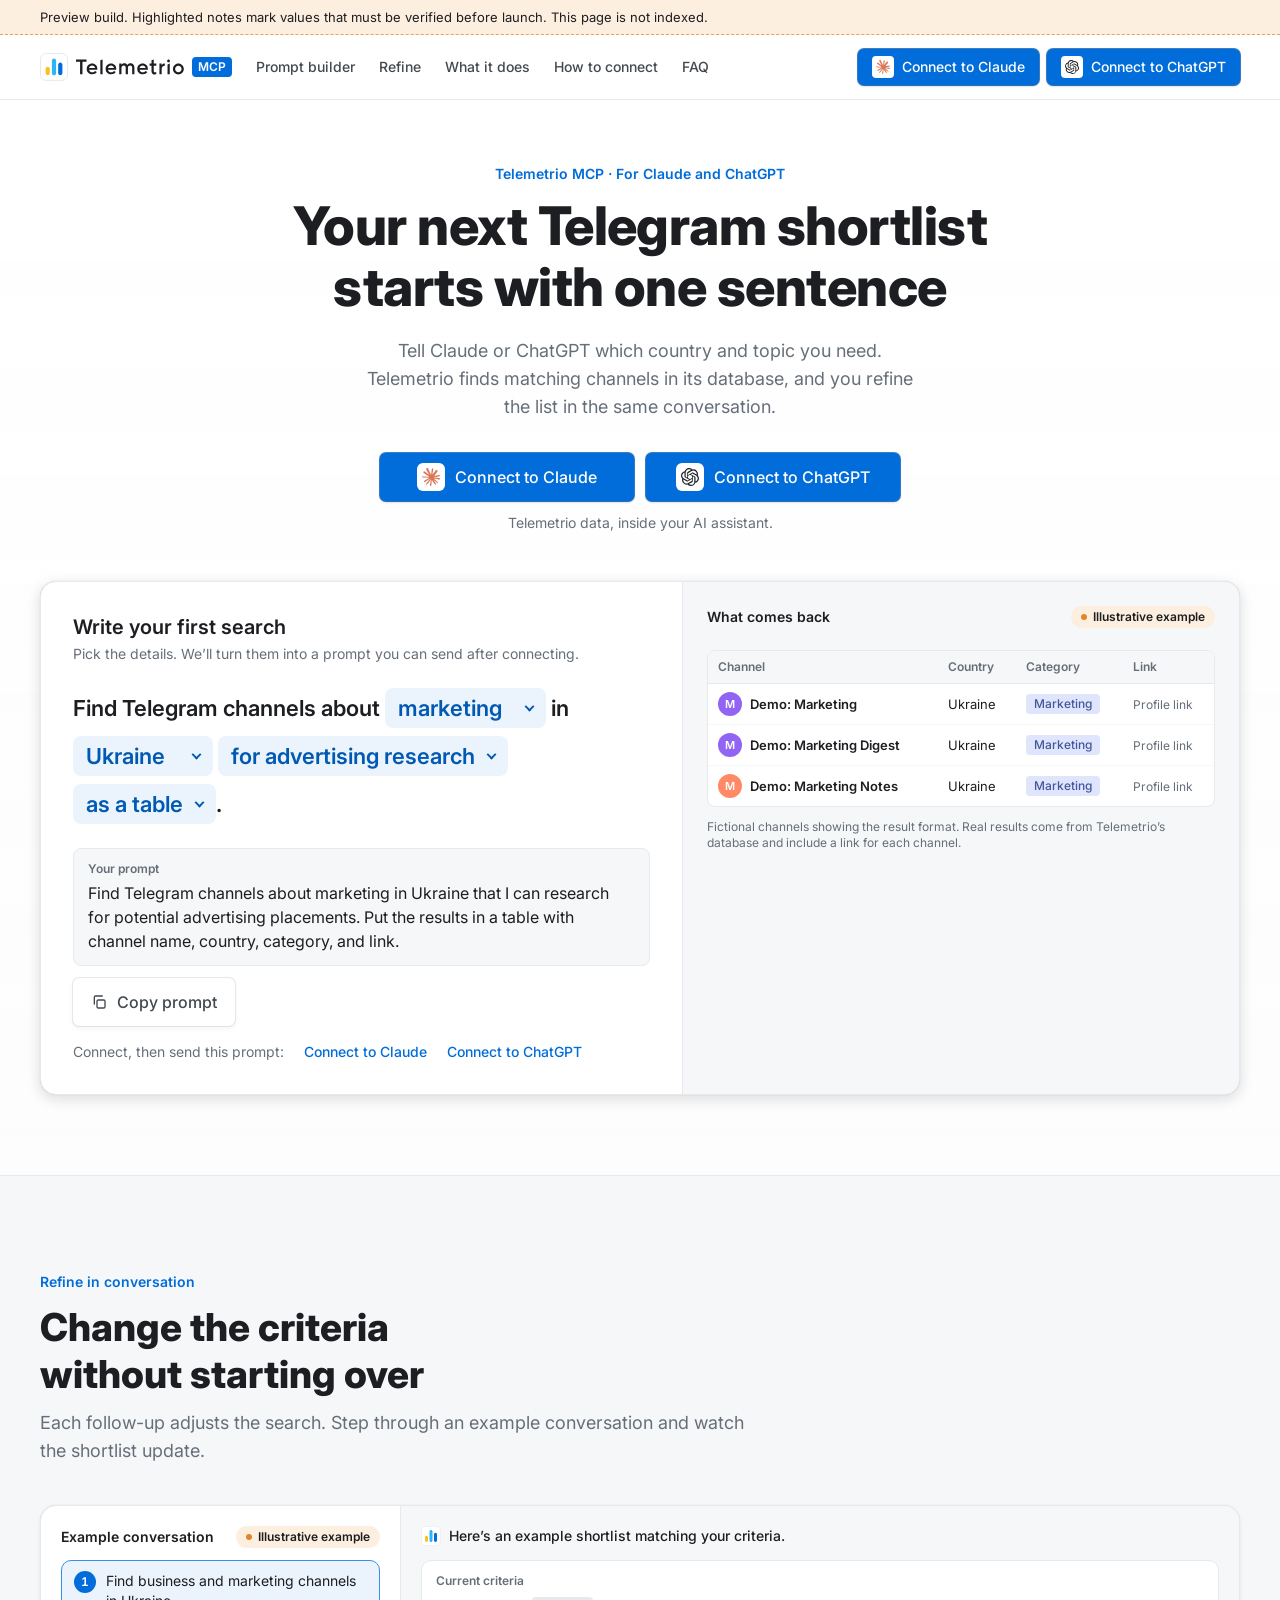
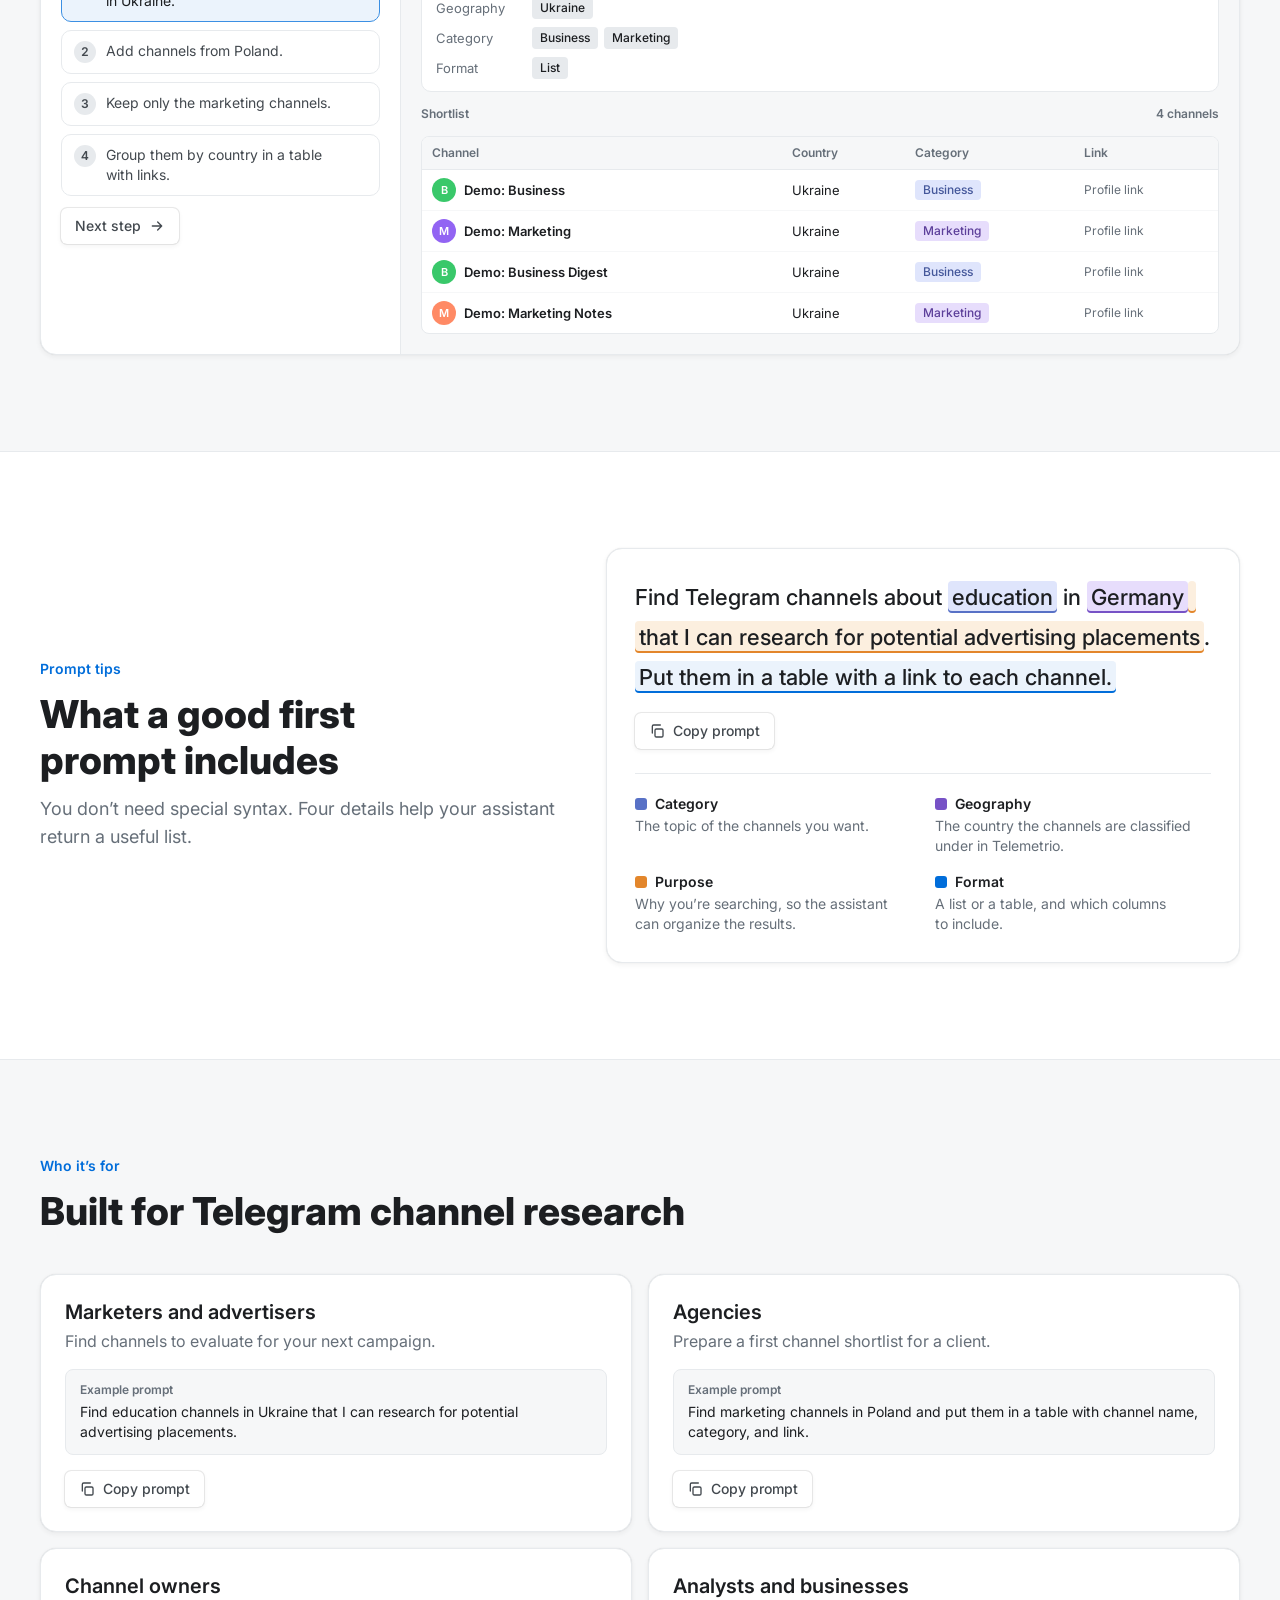
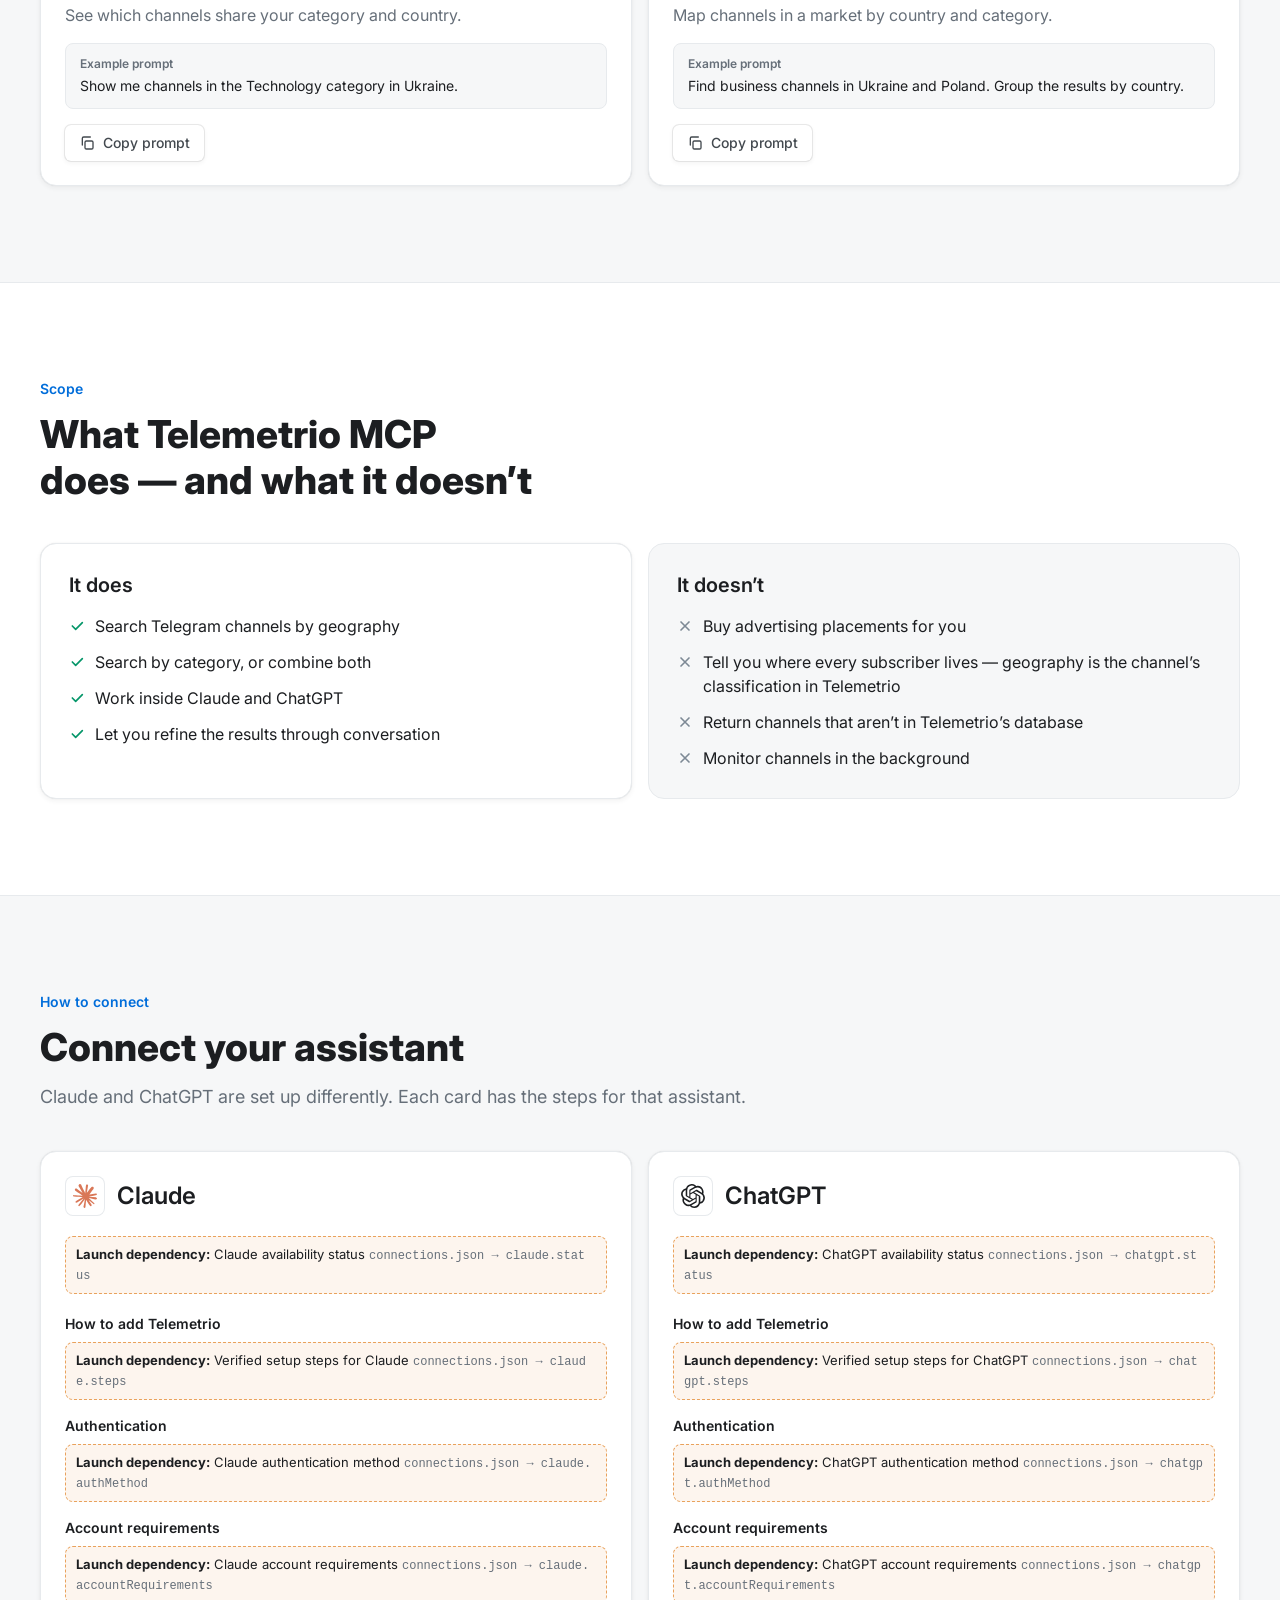
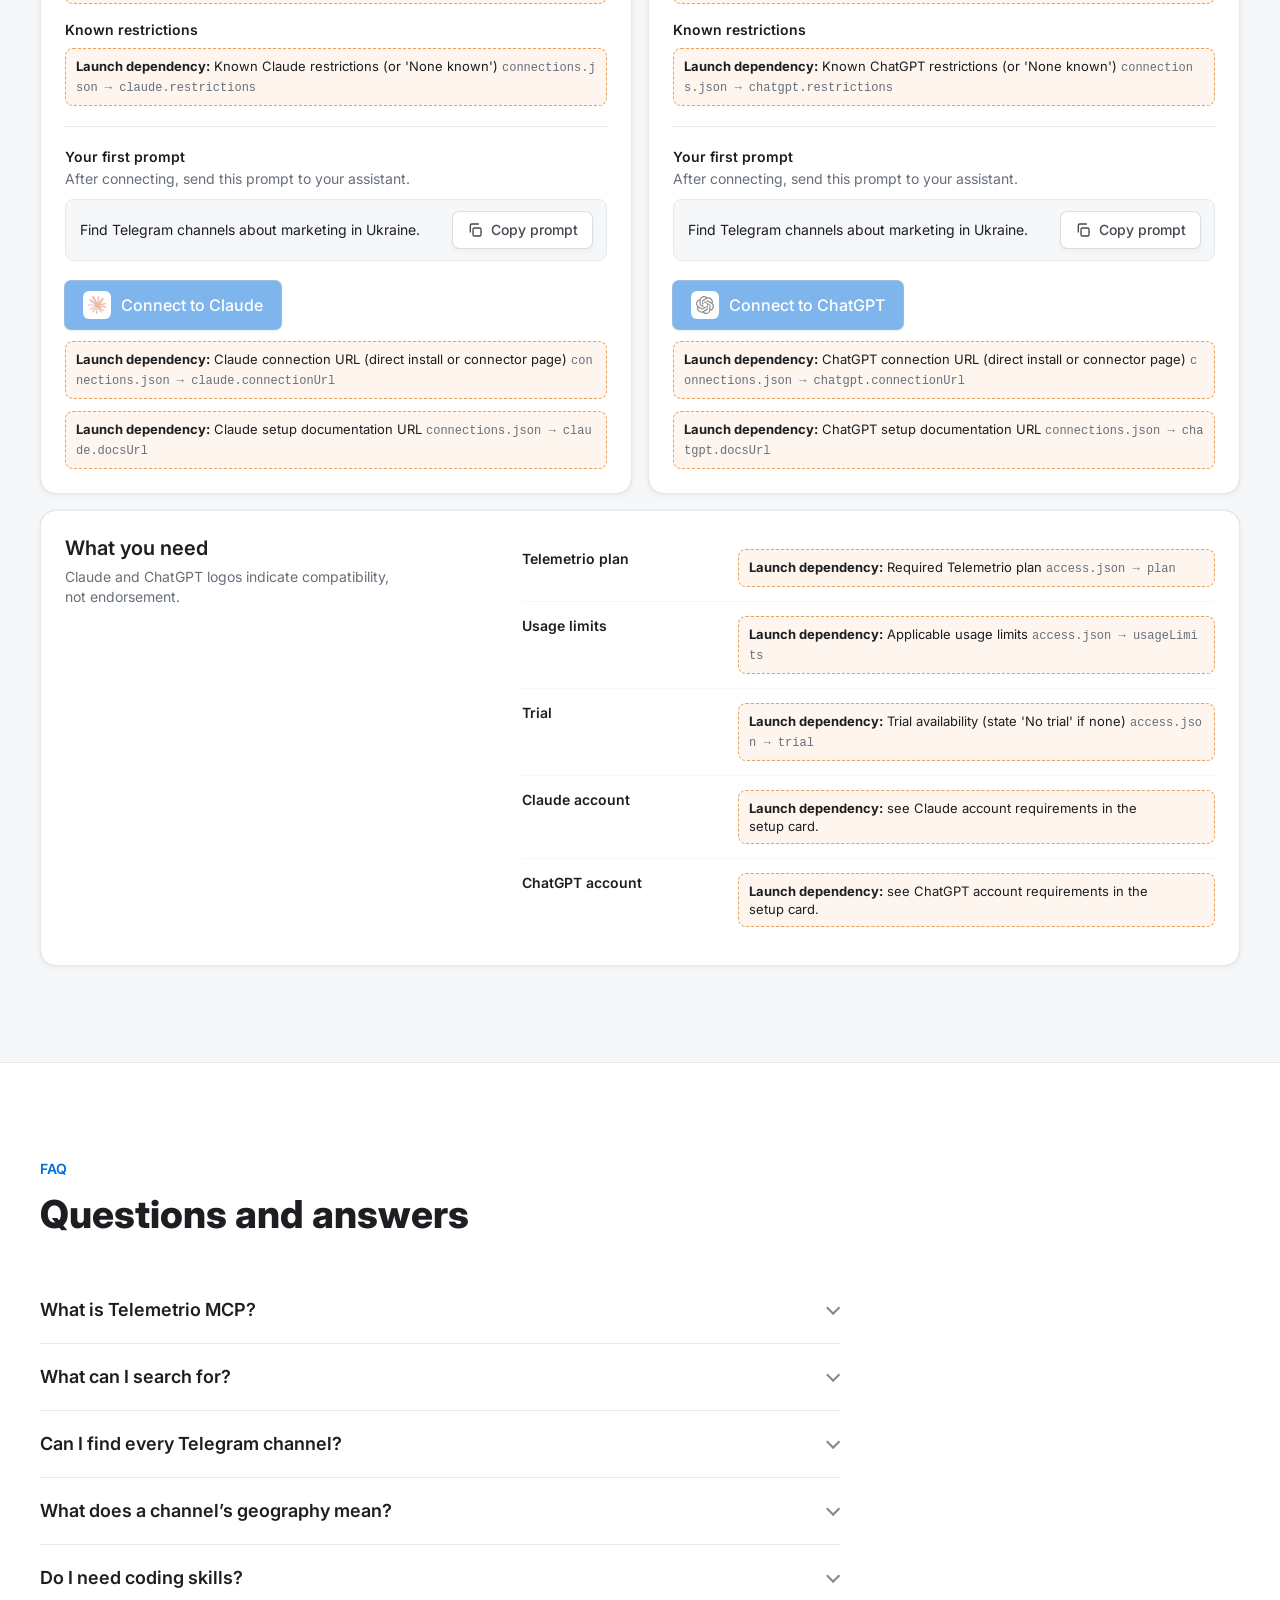
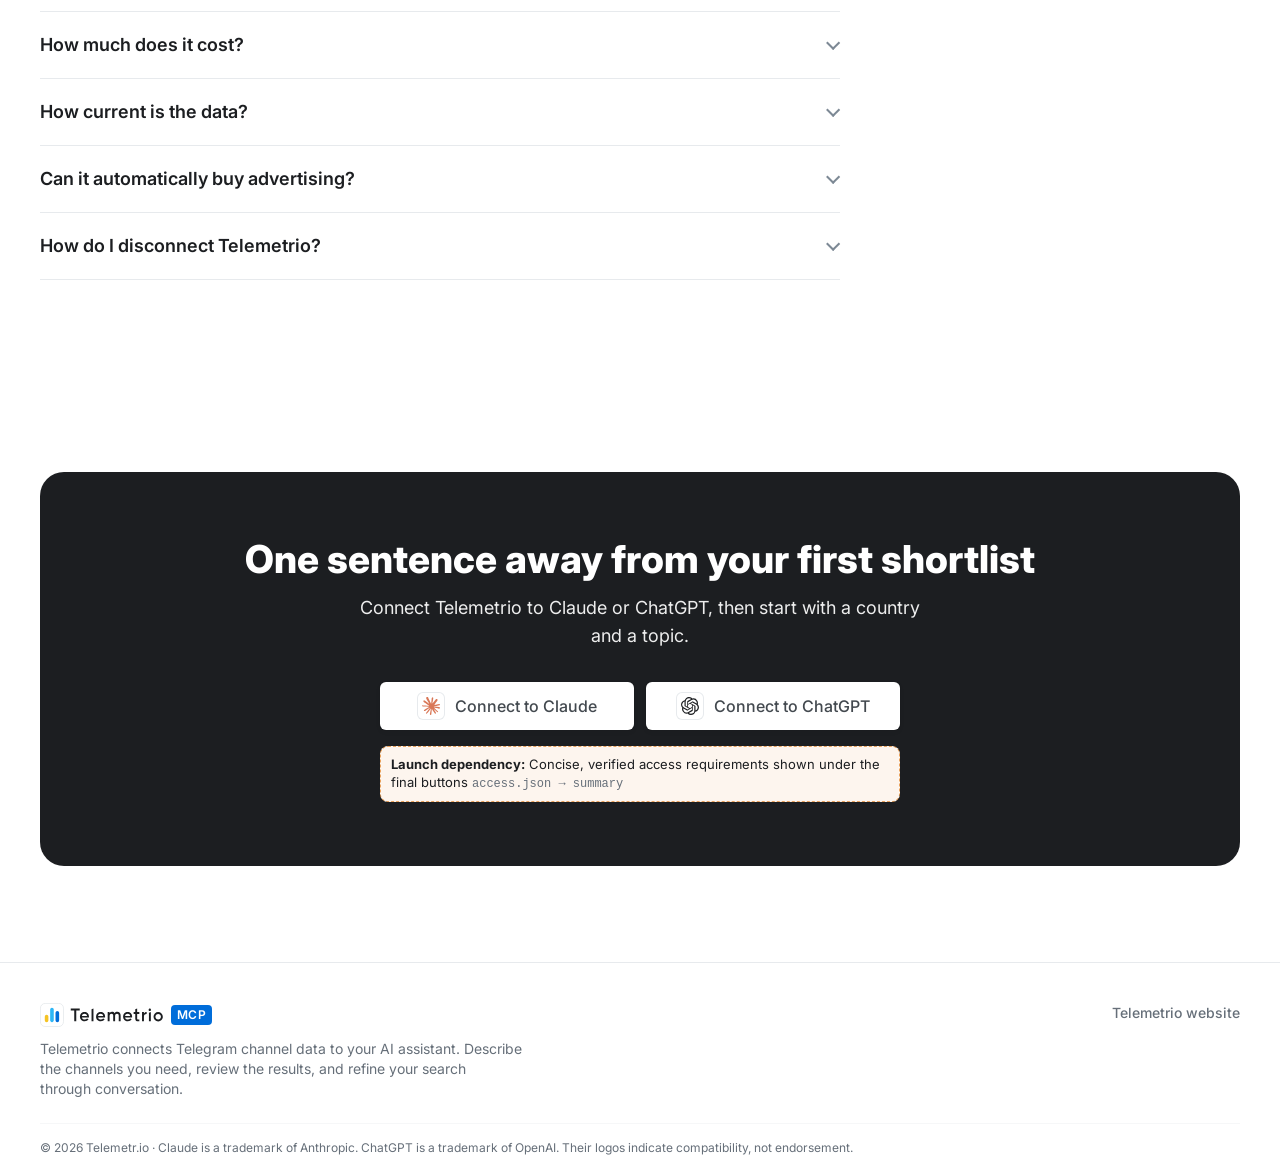
<file: mcp/alt/index.html>
<!doctype html>
<html lang="en" data-variant="a">
<head>
<meta charset="utf-8" />
<meta name="viewport" content="width=device-width, initial-scale=1" />
<title>Telemetrio MCP — Build a Telegram Channel Shortlist in Claude or ChatGPT</title>
<meta name="description" content="Describe a country and topic in Claude or ChatGPT and get matching Telegram channels from Telemetrio’s database. Refine the list in the same conversation." />
<meta name="robots" content="noindex" />
<link rel="canonical" href="https://stas656.github.io/telemetrio-test/mcp/" />
<meta property="og:type" content="website" />
<meta property="og:url" content="https://stas656.github.io/telemetrio-test/mcp/" />
<meta property="og:title" content="Telemetrio MCP — Build a Telegram Channel Shortlist in Claude or ChatGPT" />
<meta property="og:description" content="Describe a country and topic in Claude or ChatGPT and get matching Telegram channels from Telemetrio’s database. Refine the list in the same conversation." />
<meta property="og:site_name" content="Telemetrio" />
<meta property="og:locale" content="en_US" />
<meta name="twitter:card" content="summary" />
<meta name="theme-color" content="#006dda" />
<link rel="icon" type="image/svg+xml" href="../../assets/logo-icon.svg" />
<link rel="preconnect" href="https://fonts.googleapis.com" />
<link rel="preconnect" href="https://fonts.gstatic.com" crossorigin />
<link href="https://fonts.googleapis.com/css2?family=Inter:wght@400;500;600;800&display=swap" rel="stylesheet" />
<style>
/* Telemetrio Design System 2.0 tokens
   Source: Figma "Design system (Claude)" — pages Color, Shadow, Typography, Border Radius & Spacing.
   Shared by the main landing page and the MCP landing page. */
:root {
  /* Alias color tokens */
  --text-base-primary: #1c1e21;
  --text-base-secondary: #666f79;
  --text-base-tertiary: #7d8995;
  --text-base-quaternary: #ffffff;
  --text-base-primary-disabled: #919eac;
  --text-accent: #006dda;
  --text-info: #0059b2;
  --text-success: #047a56;
  --text-danger: #a92121;
  --text-warning: #b96d23;
  --text-link-accent-hover: #3b8fe3;
  --text-link-base: #43494f;
  --text-label-01: #44579a;
  --text-label-06: #5c3f9a;
  --text-label-08: #9a7244;
  --text-label-10: #1c739b;
  --border-base-primary: #f6f7f8;
  --border-base-secondary: #e7eaed;
  --border-base-tertiary: #c3cbd2;
  --border-base-quaternary: #a9b3be;
  --border-accent: #006dda;
  --border-select: #3b8fe3;
  --border-success: #3fae8c;
  --border-warning: #e9a25c;
  --border-danger: #da5a5a;
  --icon-base-primary: #43494f;
  --icon-base-secondary: #7d8995;
  --icon-accent-primary: #006dda;
  --icon-accent-secondary: #c7dff7;
  --icon-accent-quaternary: #f6fafe;
  --icon-success: #059669;
  --icon-danger: #cf2929;
  --icon-warning: #e3862b;
  --focused-accent-primary: #3b8fe3;
  --bg-base-primary: #ffffff;
  --bg-base-secondary: #f6f7f8;
  --bg-base-tertiary: #e7eaed;
  --bg-accent: #006dda;
  --bg-accent-hover: #3b8fe3;
  --bg-accent-selected: #ebf3fc;
  --bg-info: #ebf3fc;
  --bg-success: #ebf7f3;
  --bg-danger: #fbeeee;
  --bg-warning: #fdf5ee;
  --bg-label-primary-01: #5871c6;
  --bg-label-primary-06: #7752c6;
  --bg-label-primary-10: #2595c8;
  --bg-label-secondary-01: #dfe5fc;
  --bg-label-secondary-06: #e7ddfc;
  --bg-label-secondary-08: #fcefdf;
  --bg-label-secondary-10: #d1effd;
  --bg-gradient-primary: linear-gradient(180deg, rgba(195,203,210,0) 0%, rgba(195,203,210,.04) 100%), #ffffff;
  --bg-data-01: #6c8af3; --bg-data-02: #e976d6; --bg-data-03: #41ddc1; --bg-data-04: #e289f2;
  --bg-data-05: #f5c324; --bg-data-06: #9264f3; --bg-data-07: #f36c95; --bg-data-08: #f3b56c;
  --bg-data-09: #39c86a; --bg-data-10: #2db6f5; --bg-data-11: #bcd04b; --bg-data-12: #ff8a65;
  /* Shadows */
  --shadow-sm: 0 2px 4px 1px rgba(4,4,5,.04), 0 0 1px 0 rgba(4,4,5,.12);
  --shadow-default: 0 2px 8px 1px rgba(4,4,5,.08), 0 0 1px 0 rgba(4,4,5,.12);
  --shadow-md: 0 4px 12px 1px rgba(4,4,5,.08), 0 0 1px 0 rgba(4,4,5,.12);
  --shadow-lg: 0 4px 14px 1px rgba(4,4,5,.12), 0 0 1px 0 rgba(4,4,5,.16);
  --shadow-xl: 0 8px 16px 1px rgba(0,3,20,.12), 0 0 1px 0 rgba(4,4,5,.16);
  --shadow-2xl: 0 2px 8px 1px rgba(4,4,5,.08), 0 0 1px 0 rgba(4,4,5,.12), 0 8px 20px 8px rgba(4,4,5,.10);
  --shadow-custom-sm: 0 0 0 1px rgba(28,30,33,.08), 0 2px 4px 1px rgba(4,4,5,.04), 0 0 1px 0 rgba(4,4,5,.12);
  /* Typefaces: Inter for product, Gilroy ExtraBold for marketing headlines */
  --font-product: Inter, system-ui, -apple-system, sans-serif;
  --font-marketing: Gilroy, Inter, system-ui, sans-serif;
}
/* Telemetrio MCP landing page. Colors, shadows and type come from assets/tokens.css. */
*, *::before, *::after { box-sizing: border-box; margin: 0; padding: 0; }
html { scroll-behavior: smooth; -webkit-text-size-adjust: 100%; }
body { font-family: var(--font-product); font-size: 16px; line-height: 24px; color: var(--text-base-primary); background: var(--bg-base-primary); -webkit-font-smoothing: antialiased; overflow-x: clip; }
img, svg { display: block; }
a { color: inherit; text-decoration: none; }
button { font: inherit; color: inherit; background: none; border: 0; cursor: pointer; }
ul, ol { list-style: none; }
h1, h2, h3, summary { text-wrap: balance; }
p, li, dd { text-wrap: pretty; }
:focus-visible { outline: 2px solid var(--focused-accent-primary); outline-offset: 2px; border-radius: 6px; }
[id] { scroll-margin-top: 80px; }
.container { max-width: 1248px; margin: 0 auto; padding: 0 24px; }
.sr-only { position: absolute; width: 1px; height: 1px; padding: 0; margin: -1px; overflow: hidden; clip: rect(0 0 0 0); white-space: nowrap; border: 0; }
.skip { position: absolute; left: 16px; top: -64px; z-index: 100; padding: 10px 16px; border-radius: 6px; background: var(--text-base-primary); color: var(--text-base-quaternary); font-weight: 500; }
.skip:focus { top: 12px; }
@media (max-width: 640px) { .container { padding: 0 16px; } }

/* Preview-only notes */
.preview-bar { background: var(--bg-label-secondary-08); border-bottom: 1px dashed var(--border-warning); font-size: 13px; line-height: 18px; padding: 8px 0; }
.dep { margin-top: 8px; padding: 8px 10px; border: 1px dashed var(--border-warning); border-radius: 8px; background: var(--bg-warning); color: var(--text-base-primary); font-size: 13px; line-height: 18px; text-align: left; }
.dep code { font-size: 12px; color: var(--text-base-secondary); word-break: break-all; }

/* Buttons (Design System: Buttons — sizes S 36px, M 48px, radius 6px) */
.btn { display: inline-flex; align-items: center; justify-content: center; gap: 10px; border-radius: 6px; font-weight: 500; white-space: nowrap; transition: background-color .15s ease, box-shadow .15s ease, color .15s ease; }
.btn-m { height: 48px; padding: 0 18px; font-size: 16px; line-height: 22px; }
.btn-s { height: 36px; padding: 0 14px; font-size: 14px; line-height: 20px; gap: 8px; }
.btn-primary { background: var(--bg-accent); color: var(--text-base-quaternary); box-shadow: 0 0 0 1px rgba(0,89,178,.76), 0 1px 2px rgba(0,39,78,.40); }
/* Hover uses Celtic Blue 600 instead of the DS hover tone (#3b8fe3) to keep 4.5:1 contrast for white text. */
.btn-primary:hover { background: var(--text-info); }
.btn-primary:focus-visible { outline: none; box-shadow: 0 0 0 2px var(--bg-base-primary), 0 0 0 4px var(--focused-accent-primary); }
.btn-secondary { background: var(--bg-base-primary); color: var(--text-link-base); box-shadow: var(--shadow-custom-sm); }
.btn-secondary:hover { background: var(--bg-base-secondary); color: var(--text-base-primary); }
.btn-secondary:focus-visible { outline: none; box-shadow: 0 0 0 1px rgba(28,30,33,.08), 0 0 0 3px var(--focused-accent-primary); }
.btn[aria-disabled="true"] { opacity: .5; cursor: not-allowed; pointer-events: none; }
.logo-chip { display: grid; place-items: center; flex-shrink: 0; width: 28px; height: 28px; border-radius: 6px; background: var(--bg-base-primary); }
.logo-chip svg { width: 18px; height: 18px; }
.btn-s .logo-chip { width: 22px; height: 22px; border-radius: 4px; }
.btn-s .logo-chip svg { width: 14px; height: 14px; }
.btn-secondary .logo-chip { box-shadow: inset 0 0 0 1px var(--border-base-secondary); }
.logo-chatgpt { color: var(--text-base-primary); }
.cta-pair { display: grid; grid-template-columns: repeat(2, minmax(0, 1fr)); gap: 12px; max-width: 520px; }
.cta-pair .btn { width: 100%; }
@media (max-width: 560px) { .cta-pair { grid-template-columns: 1fr; } }
.text-link { display: inline-flex; align-items: center; gap: 6px; color: var(--text-accent); font-weight: 500; border-radius: 4px; }
.text-link:hover { color: var(--text-info); text-decoration: underline; text-underline-offset: 3px; }

/* Header (Design System: Header & Nav menu — compact) */
.site-header { position: sticky; top: 0; z-index: 50; background: var(--bg-base-primary); border-bottom: 1px solid var(--border-base-secondary); }
.header-inner { display: flex; align-items: center; gap: 24px; height: 64px; }
.brand { display: flex; align-items: center; gap: 8px; flex-shrink: 0; }
.brand img { height: 28px; width: auto; }
.badge-mcp { padding: 2px 6px; border-radius: 4px; background: var(--bg-accent); color: var(--text-base-quaternary); font-size: 12px; line-height: 16px; font-weight: 600; letter-spacing: .02em; }
.header-nav { display: flex; align-items: center; gap: 24px; flex: 1; }
.nav-links { display: flex; gap: 24px; margin-right: auto; font-size: 14px; line-height: 20px; font-weight: 500; color: var(--text-link-base); }
.nav-links a { padding: 6px 0; }
.nav-links a:hover { color: var(--text-base-primary); }
.nav-ctas { display: flex; gap: 8px; }
.menu-btn { display: none; width: 36px; height: 36px; margin-left: auto; border-radius: 6px; place-items: center; color: var(--icon-base-primary); box-shadow: var(--shadow-custom-sm); }
.menu-btn .i-close { display: none; }
@media (max-width: 1179px) { .nav-ctas { display: none; } }
@media (max-width: 959px) {
  .menu-btn { display: grid; }
  .header-nav { display: none; }
  .site-header.menu-open .header-nav { display: flex; flex-direction: column; align-items: stretch; gap: 16px; position: absolute; top: 64px; left: 0; right: 0; padding: 12px 16px 20px; background: var(--bg-base-primary); border-bottom: 1px solid var(--border-base-secondary); box-shadow: var(--shadow-md); }
  .site-header.menu-open .nav-links { flex-direction: column; gap: 0; margin: 0; font-size: 16px; }
  .site-header.menu-open .nav-links a { display: block; padding: 12px 0; border-bottom: 1px solid var(--border-base-primary); }
  .site-header.menu-open .nav-ctas { display: grid; grid-template-columns: 1fr; gap: 8px; }
  .site-header.menu-open .nav-ctas .btn { height: 48px; font-size: 16px; }
  .site-header.menu-open .menu-btn .i-open { display: none; }
  .site-header.menu-open .menu-btn .i-close { display: block; }
}

/* Hero */
.hero { padding: 56px 0 72px; background: var(--bg-gradient-primary); }
.hero-grid { display: grid; grid-template-columns: minmax(0, 1.1fr) minmax(0, 1fr); gap: 48px; align-items: start; }
.hero-copy { padding-top: 24px; }
.eyebrow { font-size: 14px; line-height: 20px; font-weight: 600; color: var(--text-accent); margin-bottom: 12px; }
h1 { font-family: var(--font-marketing); font-weight: 800; font-size: clamp(34px, 2.6vw + 20px, 56px); line-height: 1.14; letter-spacing: -.01em; }
.lead { margin-top: 20px; font-size: 18px; line-height: 28px; color: var(--text-base-secondary); max-width: 560px; }
.hero .cta-pair { margin-top: 32px; }
.hero-secondary { display: flex; flex-wrap: wrap; align-items: center; gap: 8px 20px; margin-top: 16px; }
.microcopy { font-size: 14px; line-height: 20px; color: var(--text-base-secondary); }
.capabilities { display: flex; flex-wrap: wrap; gap: 8px; margin-top: 28px; }
.capabilities li { display: inline-flex; align-items: center; gap: 6px; padding: 6px 10px; border-radius: 6px; background: var(--bg-base-primary); box-shadow: var(--shadow-custom-sm); font-size: 14px; line-height: 20px; font-weight: 500; color: var(--text-link-base); }
.capabilities svg { color: var(--icon-success); }
@media (max-width: 1079px) {
  .hero-grid { grid-template-columns: minmax(0, 1fr); gap: 40px; }
  .hero-copy { padding-top: 0; max-width: 680px; }
}
@media (max-width: 640px) { .hero { padding: 32px 0 56px; } .lead { font-size: 16px; line-height: 24px; } }

/* Product demonstration */
.demo { background: var(--bg-base-primary); border: 1px solid var(--border-base-secondary); border-radius: 16px; box-shadow: var(--shadow-lg); overflow: hidden; }
.demo-head { display: flex; align-items: center; justify-content: space-between; gap: 12px; padding: 14px 16px; border-bottom: 1px solid var(--border-base-secondary); }
.demo-title { font-size: 14px; line-height: 20px; font-weight: 600; }
.badge-illustrative { display: inline-flex; align-items: center; gap: 6px; flex-shrink: 0; padding: 3px 10px; border-radius: 999px; background: var(--bg-label-secondary-08); font-size: 12px; line-height: 16px; font-weight: 600; }
.badge-illustrative::before { content: ""; width: 6px; height: 6px; border-radius: 50%; background: var(--icon-warning); }
.demo-tabs { display: flex; flex-wrap: wrap; gap: 6px; padding: 12px 16px; }
.demo-tab { height: 32px; padding: 0 12px; border-radius: 6px; border: 1px solid var(--border-base-secondary); font-size: 13px; line-height: 18px; font-weight: 500; color: var(--text-link-base); transition: background-color .15s ease, border-color .15s ease, color .15s ease; }
.demo-tab:hover { background: var(--bg-base-secondary); color: var(--text-base-primary); }
.demo-tab[aria-selected="true"] { background: var(--bg-accent-selected); border-color: var(--border-select); color: var(--text-base-primary); }
.demo-panel { display: grid; gap: 12px; padding: 16px; background: var(--bg-base-secondary); border-top: 1px solid var(--border-base-secondary); }
.demo-panel[hidden] { display: none; }
.msg { font-size: 14px; line-height: 20px; }
.msg-who { display: flex; align-items: center; gap: 6px; margin-bottom: 4px; font-size: 12px; line-height: 16px; font-weight: 600; color: var(--text-base-secondary); }
.msg-user { justify-self: end; max-width: 88%; }
.msg-user .msg-who { justify-content: flex-end; }
.msg-user .msg-text { padding: 10px 14px; border-radius: 12px 12px 4px 12px; background: var(--bg-accent); color: var(--text-base-quaternary); }
.msg-assistant { padding: 12px; border-radius: 12px; background: var(--bg-base-primary); border: 1px solid var(--border-base-secondary); }
.source-chip { display: inline-flex; align-items: center; gap: 4px; padding: 1px 6px; border-radius: 4px; background: var(--bg-base-secondary); color: var(--text-link-base); font-weight: 500; }
.source-chip img { width: 14px; height: 14px; }
.results-wrap { margin-top: 10px; border: 1px solid var(--border-base-secondary); border-radius: 8px; overflow: hidden; }
.results { width: 100%; border-collapse: collapse; font-size: 13px; line-height: 18px; }
.results th { padding: 8px 10px; background: var(--bg-base-secondary); color: var(--text-base-secondary); font-size: 12px; line-height: 16px; font-weight: 600; text-align: left; border-bottom: 1px solid var(--border-base-secondary); }
.results td { padding: 8px 10px; border-bottom: 1px solid var(--border-base-primary); vertical-align: middle; }
.results tr:last-child td { border-bottom: 0; }
.ch { display: flex; align-items: center; gap: 8px; font-weight: 600; }
.ch-ava { display: grid; place-items: center; flex-shrink: 0; width: 24px; height: 24px; border-radius: 50%; background: var(--c); color: var(--text-base-quaternary); font-size: 11px; font-weight: 600; }
.chip { display: inline-block; padding: 2px 8px; border-radius: 4px; font-size: 12px; line-height: 16px; font-weight: 500; white-space: nowrap; }
.tone-a { background: var(--bg-label-secondary-01); color: var(--text-label-01); }
.tone-b { background: var(--bg-label-secondary-06); color: var(--text-label-06); }
.link-ph { color: var(--text-base-secondary); font-size: 12px; white-space: nowrap; }
.demo-foot { padding: 12px 16px; border-top: 1px solid var(--border-base-secondary); font-size: 12px; line-height: 16px; color: var(--text-base-secondary); }
.demo-cta { margin-top: 20px; }
.demo-cta-title { margin-bottom: 10px; font-size: 14px; line-height: 20px; font-weight: 600; }
.demo-cta .cta-pair { max-width: none; }
@media (max-width: 560px) {
  .results-wrap { border: 0; border-radius: 0; overflow: visible; }
  .results, .results tbody { display: block; }
  .results thead { display: none; }
  .results tr { display: grid; grid-template-columns: repeat(3, minmax(0, 1fr)); gap: 8px 12px; padding: 10px 12px; margin-bottom: 8px; border: 1px solid var(--border-base-secondary); border-radius: 8px; }
  .results tr:last-child { margin-bottom: 0; }
  .results td { display: flex; flex-direction: column; align-items: flex-start; gap: 2px; padding: 0; border: 0; }
  .results td::before { content: attr(data-label); font-size: 11px; line-height: 14px; font-weight: 600; color: var(--text-base-secondary); }
  .results td:first-child { grid-column: 1 / -1; }
  .results td:first-child::before { display: none; }
}

/* Sections */
.section { padding: 96px 0; }
.section-alt { background: var(--bg-base-secondary); border-block: 1px solid var(--border-base-secondary); }
.section-head { max-width: 720px; margin-bottom: 40px; }
.section-head h2, .access-intro h2, .final h2 { font-family: var(--font-marketing); font-weight: 800; font-size: clamp(28px, 1.6vw + 18px, 40px); line-height: 1.2; }
.section-lead { margin-top: 12px; font-size: 18px; line-height: 28px; color: var(--text-base-secondary); }
@media (max-width: 640px) { .section { padding: 64px 0; } .section-lead { font-size: 16px; line-height: 24px; } }
.card { background: var(--bg-base-primary); border: 1px solid var(--border-base-secondary); border-radius: 16px; box-shadow: var(--shadow-sm); }

/* How it works */
.steps { display: grid; grid-template-columns: repeat(3, minmax(0, 1fr)); gap: 16px; counter-reset: step; }
.step { padding: 24px; }
.step-num { display: grid; place-items: center; width: 32px; height: 32px; border-radius: 50%; background: var(--bg-accent); color: var(--text-base-quaternary); font-size: 14px; font-weight: 600; }
.step h3 { margin: 16px 0 6px; font-size: 20px; line-height: 26px; font-weight: 600; }
.step p { color: var(--text-base-secondary); }
.closing { display: flex; align-items: center; gap: 12px; margin-top: 24px; padding: 16px 20px; border-radius: 12px; background: var(--bg-accent-selected); font-size: 16px; line-height: 22px; font-weight: 600; }
.closing img { width: 32px; height: 32px; flex-shrink: 0; }
@media (max-width: 860px) { .steps { grid-template-columns: minmax(0, 1fr); } }

/* Use cases */
.usecases { display: grid; grid-template-columns: repeat(3, minmax(0, 1fr)); gap: 16px; }
.usecase { display: flex; flex-direction: column; padding: 24px; }
.usecase-ico { display: grid; place-items: center; width: 40px; height: 40px; border-radius: 8px; background: var(--bg-accent-selected); color: var(--icon-accent-primary); }
.usecase h3 { margin: 16px 0 6px; font-size: 20px; line-height: 26px; font-weight: 600; }
.usecase > p { color: var(--text-base-secondary); }
.prompt-box { margin-top: 16px; padding: 12px 14px; border-radius: 8px; background: var(--bg-base-secondary); border: 1px solid var(--border-base-secondary); }
.prompt-label { font-size: 12px; line-height: 16px; font-weight: 600; color: var(--text-base-secondary); margin-bottom: 4px; }
.prompt-text { font-size: 14px; line-height: 20px; color: var(--text-base-primary); user-select: all; -webkit-user-select: all; }
.usecase .copy-btn { margin-top: 16px; align-self: flex-start; }
.usecase .prompt-box { flex: 1; }
@media (max-width: 960px) { .usecases { grid-template-columns: minmax(0, 1fr); } }

/* Copy buttons */
.copy-btn .i-check { display: none; }
.copy-btn[data-state="copied"] { color: var(--text-success); }
.copy-btn[data-state="copied"] .i-copy { display: none; }
.copy-btn[data-state="copied"] .i-check { display: block; }
.copy-error { margin-top: 8px; font-size: 13px; line-height: 18px; color: var(--text-danger); }

/* Prompt library */
.prompt-list { display: grid; grid-template-columns: repeat(2, minmax(0, 1fr)); gap: 12px; }
.prompt-item { display: grid; grid-template-columns: auto minmax(0, 1fr); align-items: start; gap: 4px 12px; padding: 16px; }
.prompt-num { grid-row: span 2; display: grid; place-items: center; width: 28px; height: 28px; border-radius: 6px; background: var(--bg-base-secondary); color: var(--text-base-secondary); font-size: 12px; font-weight: 600; font-variant-numeric: tabular-nums; }
.prompt-item .prompt-text { font-size: 16px; line-height: 22px; font-weight: 500; }
.prompt-item .copy-btn { justify-self: start; margin-top: 8px; }
.prompt-connect { display: flex; flex-wrap: wrap; align-items: center; gap: 8px 20px; margin-top: 24px; font-size: 14px; line-height: 20px; color: var(--text-base-secondary); }
@media (max-width: 760px) { .prompt-list { grid-template-columns: minmax(0, 1fr); } }

/* Connection setup */
.setup-grid { display: grid; grid-template-columns: repeat(2, minmax(0, 1fr)); gap: 16px; align-items: start; }
.setup-card { padding: 24px; transition: box-shadow .2s ease; }
.setup-card.is-targeted { box-shadow: 0 0 0 2px var(--focused-accent-primary), var(--shadow-md); }
.setup-head { display: flex; align-items: center; gap: 12px; flex-wrap: wrap; }
.setup-logo { display: grid; place-items: center; width: 40px; height: 40px; border-radius: 8px; box-shadow: inset 0 0 0 1px var(--border-base-secondary); }
.setup-logo svg { width: 24px; height: 24px; }
.setup-head h3 { font-size: 24px; line-height: 32px; font-weight: 600; }
.setup-head h3:focus { outline: none; }
.status { padding: 2px 8px; border-radius: 4px; font-size: 12px; line-height: 16px; font-weight: 600; }
.status-available { background: var(--bg-success); color: var(--text-success); }
.status-beta { background: var(--bg-label-secondary-01); color: var(--text-label-01); }
.status-unavailable { background: var(--bg-base-tertiary); color: var(--text-link-base); }
.setup-head .dep { flex-basis: 100%; }
.facts { margin-top: 20px; display: grid; gap: 16px; }
.facts dt { font-size: 14px; line-height: 20px; font-weight: 600; }
.facts dd { margin-top: 4px; color: var(--text-base-secondary); font-size: 14px; line-height: 20px; }
.facts ol { list-style: decimal; padding-left: 20px; display: grid; gap: 6px; color: var(--text-base-primary); }
.server-url { display: flex; align-items: center; gap: 8px; flex-wrap: wrap; }
.server-url code { padding: 4px 8px; border-radius: 6px; background: var(--bg-base-secondary); color: var(--text-base-primary); font-size: 13px; word-break: break-all; }
.first-prompt { margin-top: 20px; padding-top: 20px; border-top: 1px solid var(--border-base-secondary); }
.first-prompt h4 { font-size: 14px; line-height: 20px; font-weight: 600; }
.status-msg { margin-top: 2px; font-size: 14px; line-height: 20px; color: var(--text-base-secondary); }
.status-msg.is-connected { color: var(--text-success); font-weight: 600; }
.first-prompt .prompt-box { margin-top: 10px; display: flex; align-items: center; justify-content: space-between; gap: 12px; }
.setup-actions { display: flex; flex-wrap: wrap; align-items: center; gap: 12px 20px; margin-top: 20px; }
.setup-actions .dep { flex-basis: 100%; margin-top: 0; }
@media (max-width: 860px) { .setup-grid { grid-template-columns: minmax(0, 1fr); } }
@media (max-width: 480px) { .first-prompt .prompt-box { flex-direction: column; align-items: stretch; } .setup-actions .btn { width: 100%; } }

/* Access */
.access-grid { display: grid; grid-template-columns: minmax(0, 1fr) minmax(0, 1.3fr); gap: 48px; align-items: start; }
.access-intro p { margin-top: 12px; color: var(--text-base-secondary); }
.access-list { padding: 8px 24px; }
.access-list > div { display: grid; grid-template-columns: minmax(0, 200px) minmax(0, 1fr); gap: 4px 16px; padding: 14px 0; border-bottom: 1px solid var(--border-base-primary); }
.access-list > div:last-child { border-bottom: 0; }
.access-list dt { font-size: 14px; line-height: 20px; font-weight: 600; }
.access-list dd { font-size: 14px; line-height: 20px; color: var(--text-base-secondary); }
.access-list dd .dep { margin-top: 0; }
@media (max-width: 860px) { .access-grid { grid-template-columns: minmax(0, 1fr); gap: 24px; } }
@media (max-width: 520px) { .access-list > div { grid-template-columns: minmax(0, 1fr); } }

/* FAQ */
.faq { max-width: 800px; }
.faq details { border-bottom: 1px solid var(--border-base-secondary); }
.faq summary { display: flex; align-items: center; justify-content: space-between; gap: 16px; padding: 20px 0; font-size: 18px; line-height: 26px; font-weight: 600; cursor: pointer; list-style: none; }
.faq summary::-webkit-details-marker { display: none; }
.faq summary::after { content: ""; flex-shrink: 0; width: 10px; height: 10px; margin-right: 4px; border-right: 2px solid var(--icon-base-secondary); border-bottom: 2px solid var(--icon-base-secondary); transform: rotate(45deg) translateY(-3px); transition: transform .2s ease; }
.faq details[open] summary::after { transform: rotate(-135deg) translateY(-3px); }
.faq .answer { padding: 0 0 20px; color: var(--text-base-secondary); }
.faq .answer h4 { margin-top: 12px; color: var(--text-base-primary); font-size: 14px; font-weight: 600; }
.faq .answer ol { list-style: decimal; padding-left: 20px; }

/* Final CTA */
.final { padding: 64px 32px; border-radius: 24px; background: var(--text-info); color: var(--text-base-quaternary); text-align: center; }
.final p { max-width: 560px; margin: 12px auto 0; color: rgba(255,255,255,.92); font-size: 18px; line-height: 28px; }
.final .cta-pair { margin: 32px auto 0; }
.final .access-summary { margin-top: 16px; font-size: 14px; line-height: 20px; }
.final .dep { max-width: 520px; margin: 16px auto 0; color: var(--text-base-primary); font-size: 13px; line-height: 18px; }
@media (max-width: 640px) { .final { padding: 48px 20px; border-radius: 16px; } .final p { font-size: 16px; line-height: 24px; } }

/* Footer */
.site-footer { padding: 40px 0; border-top: 1px solid var(--border-base-secondary); font-size: 14px; line-height: 20px; color: var(--text-base-secondary); }
.footer-grid { display: flex; flex-wrap: wrap; justify-content: space-between; gap: 24px; }
.footer-grid p { max-width: 520px; margin-top: 12px; }
.footer-links { display: flex; flex-wrap: wrap; gap: 8px 20px; font-weight: 500; }
.footer-links a:hover { color: var(--text-base-primary); }
.footer-legal { margin-top: 24px; padding-top: 16px; border-top: 1px solid var(--border-base-primary); font-size: 12px; line-height: 16px; }

@media (prefers-reduced-motion: reduce) {
  html { scroll-behavior: auto; }
  *, *::before, *::after { transition: none !important; animation: none !important; }
}
/* Alternative MCP landing page (mcp/alt/). Extends mcp.css; tokens from assets/tokens.css. */

/* Hero */
.alt-hero { padding: 64px 0 80px; background: var(--bg-gradient-primary); }
.alt-hero-head { max-width: 880px; text-align: center; }
.alt-hero-head .lead { margin-left: auto; margin-right: auto; }
.alt-hero-head .cta-pair { margin: 32px auto 0; }
.alt-hero-head .microcopy { margin-top: 12px; }
@media (max-width: 640px) { .alt-hero { padding: 32px 0 56px; } .alt-hero-head { text-align: left; } }

/* Prompt builder */
.builder { display: grid; grid-template-columns: minmax(0, 1.15fr) minmax(0, 1fr); margin-top: 48px; overflow: hidden; box-shadow: var(--shadow-lg); scroll-margin-top: 88px; }
.builder-compose { padding: 32px; }
.builder-title { font-size: 20px; line-height: 26px; font-weight: 600; }
.builder-intro { margin-top: 4px; font-size: 14px; line-height: 20px; color: var(--text-base-secondary); }
.sentence { margin-top: 20px; font-size: 22px; line-height: 48px; font-weight: 600; }
.pick { position: relative; display: inline-block; max-width: 100%; }
.pick select { appearance: none; -webkit-appearance: none; max-width: 100%; height: 40px; padding: 0 32px 0 12px; border: 1px solid transparent; border-radius: 8px; background: var(--bg-accent-selected); color: var(--text-info); font: inherit; font-weight: 600; line-height: 38px; cursor: pointer; transition: border-color .15s ease, background-color .15s ease; }
.pick select:hover { border-color: var(--border-select); }
.pick select:focus-visible { outline: 2px solid var(--focused-accent-primary); outline-offset: 2px; }
.pick::after { content: ""; position: absolute; right: 13px; top: 50%; width: 7px; height: 7px; border-right: 2px solid var(--text-info); border-bottom: 2px solid var(--text-info); transform: translateY(-70%) rotate(45deg); pointer-events: none; }
.builder-output { margin-top: 20px; }
.builder-output .prompt-text { font-size: 16px; line-height: 24px; }
.builder-actions { margin-top: 12px; }
.builder-connect { display: flex; flex-wrap: wrap; align-items: center; gap: 6px 20px; margin-top: 16px; font-size: 14px; line-height: 20px; color: var(--text-base-secondary); }
.builder-preview { display: flex; flex-direction: column; gap: 12px; padding: 24px; background: var(--bg-base-secondary); border-left: 1px solid var(--border-base-secondary); }
.preview-head { display: flex; align-items: center; justify-content: space-between; gap: 12px; }
.preview-head h3 { font-size: 14px; line-height: 20px; font-weight: 600; }
.preview-note { font-size: 12px; line-height: 16px; color: var(--text-base-secondary); }
.builder-preview .results-wrap { background: var(--bg-base-primary); }
.preview-list { display: grid; gap: 8px; }
.preview-list li { display: flex; align-items: center; justify-content: space-between; gap: 12px; padding: 10px 12px; border: 1px solid var(--border-base-secondary); border-radius: 8px; background: var(--bg-base-primary); font-size: 13px; line-height: 18px; }
.preview-meta { color: var(--text-base-secondary); white-space: nowrap; }
@media (max-width: 960px) {
  .builder { grid-template-columns: minmax(0, 1fr); }
  .builder-preview { border-left: 0; border-top: 1px solid var(--border-base-secondary); }
}
@media (max-width: 560px) {
  .builder-compose { padding: 20px; }
  .builder-preview { padding: 16px; }
  .sentence { font-size: 18px; line-height: 44px; }
  .builder-preview .results tr { background: var(--bg-base-primary); }
  .builder-actions .btn { width: 100%; }
}

/* Refinement walkthrough */
.refine { display: grid; grid-template-columns: minmax(0, 360px) minmax(0, 1fr); overflow: hidden; }
.refine-side { display: flex; flex-direction: column; gap: 12px; padding: 20px; border-right: 1px solid var(--border-base-secondary); }
.refine-side-head { display: flex; align-items: center; justify-content: space-between; gap: 8px; }
.refine-side-title { font-size: 14px; line-height: 20px; font-weight: 600; }
.refine-steps { display: grid; gap: 8px; }
.refine-step { display: flex; align-items: flex-start; gap: 10px; width: 100%; padding: 10px 12px; border: 1px solid var(--border-base-secondary); border-radius: 10px; text-align: left; font-size: 14px; line-height: 20px; color: var(--text-link-base); transition: background-color .15s ease, border-color .15s ease, color .15s ease; }
.refine-step:hover { background: var(--bg-base-secondary); color: var(--text-base-primary); }
.refine-step[aria-selected="true"] { border-color: var(--border-select); background: var(--bg-accent-selected); color: var(--text-base-primary); }
.refine-num { display: grid; place-items: center; flex-shrink: 0; width: 22px; height: 22px; border-radius: 50%; background: var(--bg-base-tertiary); font-size: 12px; font-weight: 600; font-variant-numeric: tabular-nums; }
.refine-step[aria-selected="true"] .refine-num { background: var(--bg-accent); color: var(--text-base-quaternary); }
.refine-next { align-self: flex-start; }
.refine-main { min-width: 0; padding: 20px; background: var(--bg-base-secondary); scroll-margin-top: 72px; }
.refine-panel { display: grid; gap: 14px; }
.refine-panel[hidden] { display: none; }
.refine-reply { display: flex; align-items: center; gap: 8px; font-size: 14px; line-height: 20px; font-weight: 500; }
.refine-reply img { flex-shrink: 0; }
.criteria { padding: 12px 14px; border: 1px solid var(--border-base-secondary); border-radius: 10px; background: var(--bg-base-primary); }
.criteria-label { margin-bottom: 8px; font-size: 12px; line-height: 16px; font-weight: 600; color: var(--text-base-secondary); }
.criteria dl { display: grid; gap: 8px; }
.criteria dl > div { display: grid; grid-template-columns: 88px minmax(0, 1fr); align-items: center; gap: 8px; }
.criteria dt { font-size: 13px; line-height: 18px; color: var(--text-base-secondary); }
.criteria dd { display: flex; flex-wrap: wrap; gap: 6px; }
.crit { padding: 2px 8px; border-radius: 4px; background: var(--bg-base-tertiary); font-size: 12px; line-height: 18px; font-weight: 500; }
.crit.is-added { background: var(--bg-success); color: var(--text-success); box-shadow: inset 0 0 0 1px var(--border-success); }
.crit.is-removed { background: var(--bg-danger); color: var(--text-danger); text-decoration: line-through; }
.refine-results-head { display: flex; justify-content: space-between; font-size: 12px; line-height: 16px; font-weight: 600; color: var(--text-base-secondary); }
.refine .results-wrap { margin-top: 0; background: var(--bg-base-primary); }
.results .group-row th { padding: 8px 10px; background: var(--bg-base-primary); color: var(--text-base-primary); font-size: 12px; line-height: 16px; font-weight: 600; text-align: left; border-bottom: 1px solid var(--border-base-secondary); }
@media (max-width: 860px) {
  .refine { grid-template-columns: minmax(0, 1fr); }
  .refine-side { border-right: 0; border-bottom: 1px solid var(--border-base-secondary); }
}
@media (max-width: 560px) {
  .refine-main { padding: 16px; }
  .refine .results tr { background: var(--bg-base-primary); }
  .results tr.group-row { display: block; margin: 12px 0 6px; padding: 0; border: 0; background: none; }
  .results tr.group-row th { display: block; padding: 0; border: 0; background: none; font-size: 13px; }
}

/* Prompt anatomy */
.anatomy-grid { display: grid; grid-template-columns: minmax(0, .9fr) minmax(0, 1.1fr); gap: 48px; align-items: center; }
.anatomy-grid .section-head { margin-bottom: 0; }
.anatomy { padding: 28px; }
.anatomy-prompt { font-size: 22px; line-height: 40px; font-weight: 500; }
.tag { padding: 3px 4px; border-radius: 4px; color: var(--text-base-primary); -webkit-box-decoration-break: clone; box-decoration-break: clone; }
.tag-category { background: var(--bg-label-secondary-01); box-shadow: inset 0 -2px 0 var(--bg-label-primary-01); }
.tag-geography { background: var(--bg-label-secondary-06); box-shadow: inset 0 -2px 0 var(--bg-label-primary-06); }
.tag-purpose { background: var(--bg-label-secondary-08); box-shadow: inset 0 -2px 0 var(--icon-warning); }
.tag-format { background: var(--bg-accent-selected); box-shadow: inset 0 -2px 0 var(--bg-accent); }
.anatomy .copy-btn { margin-top: 16px; }
.anatomy-legend { display: grid; grid-template-columns: repeat(2, minmax(0, 1fr)); gap: 16px 24px; margin-top: 24px; padding-top: 20px; border-top: 1px solid var(--border-base-secondary); }
.anatomy-legend dt { display: flex; align-items: center; gap: 8px; font-size: 14px; line-height: 20px; font-weight: 600; }
.anatomy-legend dd { margin-top: 2px; font-size: 14px; line-height: 20px; color: var(--text-base-secondary); }
.swatch { width: 12px; height: 12px; border-radius: 3px; box-shadow: none; }
.swatch.tag-category { background: var(--bg-label-primary-01); }
.swatch.tag-geography { background: var(--bg-label-primary-06); }
.swatch.tag-purpose { background: var(--icon-warning); }
.swatch.tag-format { background: var(--bg-accent); }
@media (max-width: 960px) { .anatomy-grid { grid-template-columns: minmax(0, 1fr); gap: 24px; } }
@media (max-width: 560px) { .anatomy { padding: 20px; } .anatomy-prompt { font-size: 18px; line-height: 34px; } .anatomy-legend { grid-template-columns: minmax(0, 1fr); } }

/* Audiences */
.audiences { display: grid; grid-template-columns: repeat(2, minmax(0, 1fr)); gap: 16px; }
.audience { display: flex; flex-direction: column; padding: 24px; }
.audience h3 { font-size: 20px; line-height: 26px; font-weight: 600; }
.audience > p { margin-top: 4px; color: var(--text-base-secondary); }
.audience .prompt-box { flex: 1; }
.audience .copy-btn { align-self: flex-start; margin-top: 16px; }
@media (max-width: 760px) { .audiences { grid-template-columns: minmax(0, 1fr); } }

/* Scope */
.scope { display: grid; grid-template-columns: repeat(2, minmax(0, 1fr)); gap: 16px; }
.scope-col { padding: 28px; }
.scope-col h3 { margin-bottom: 16px; font-size: 20px; line-height: 26px; font-weight: 600; }
.scope-col ul { display: grid; gap: 12px; }
.scope-col li { display: flex; align-items: flex-start; gap: 10px; }
.scope-col li svg { flex-shrink: 0; margin-top: 4px; }
.scope-does li svg { color: var(--icon-success); }
.scope-doesnt { background: var(--bg-base-secondary); box-shadow: none; }
.scope-doesnt li svg { color: var(--icon-base-secondary); }
@media (max-width: 760px) { .scope { grid-template-columns: minmax(0, 1fr); } }

/* Access, shown under the setup cards */
.access-inline { display: grid; grid-template-columns: minmax(0, 1fr) minmax(0, 1.6fr); gap: 24px; margin-top: 16px; padding: 24px; }
.access-inline-head h3 { font-size: 20px; line-height: 26px; font-weight: 600; }
.access-inline-head p { margin-top: 6px; font-size: 14px; line-height: 20px; color: var(--text-base-secondary); }
.access-inline .access-list { padding: 0; }
@media (max-width: 860px) { .access-inline { grid-template-columns: minmax(0, 1fr); } }

/* Final CTA */
.final-dark { background: var(--text-base-primary); }
</style>
<script type="application/ld+json">{"@context": "https://schema.org", "@type": "WebPage", "name": "Telemetrio MCP — Build a Telegram Channel Shortlist in Claude or ChatGPT", "description": "Describe a country and topic in Claude or ChatGPT and get matching Telegram channels from Telemetrio’s database. Refine the list in the same conversation.", "url": "https://stas656.github.io/telemetrio-test/mcp/", "inLanguage": "en", "publisher": {"@type": "Organization", "name": "Telemetrio", "url": "https://telemetr.io"}}</script>
</head>
<body>
<a class="skip" href="#main">Skip to content</a>
<svg width="0" height="0" style="position:absolute" aria-hidden="true"><symbol id="logo-claude" viewBox="0 0 24 24"><path d="M4.709 15.955l4.72-2.647.08-.23-.08-.128H9.2l-.79-.048-2.698-.073-2.339-.097-2.266-.122-.571-.121L0 11.784l.055-.352.48-.321.686.06 1.52.103 2.278.158 1.652.097 2.449.255h.389l.055-.157-.134-.098-.103-.097-2.358-1.596-2.552-1.688-1.336-.972-.724-.491-.364-.462-.158-1.008.656-.722.881.06.225.061.893.686 1.908 1.476 2.491 1.833.365.304.145-.103.019-.073-.164-.274-1.355-2.446-1.446-2.49-.644-1.032-.17-.619a2.97 2.97 0 01-.104-.729L6.283.134 6.696 0l.996.134.42.364.62 1.414 1.002 2.229 1.555 3.03.456.898.243.832.091.255h.158V9.01l.128-1.706.237-2.095.23-2.695.08-.76.376-.91.747-.492.584.28.48.685-.067.444-.286 1.851-.559 2.903-.364 1.942h.212l.243-.242.985-1.306 1.652-2.064.73-.82.85-.904.547-.431h1.033l.76 1.129-.34 1.166-1.064 1.347-.881 1.142-1.264 1.7-.79 1.36.073.11.188-.02 2.856-.606 1.543-.28 1.841-.315.833.388.091.395-.328.807-1.969.486-2.309.462-3.439.813-.042.03.049.061 1.549.146.662.036h1.622l3.02.225.79.522.474.638-.079.485-1.215.62-1.64-.389-3.829-.91-1.312-.329h-.182v.11l1.093 1.068 2.006 1.81 2.509 2.33.127.578-.322.455-.34-.049-2.205-1.657-.851-.747-1.926-1.62h-.128v.17l.444.649 2.345 3.521.122 1.08-.17.353-.608.213-.668-.122-1.374-1.925-1.415-2.167-1.143-1.943-.14.08-.674 7.254-.316.37-.729.28-.607-.461-.322-.747.322-1.476.389-1.924.315-1.53.286-1.9.17-.632-.012-.042-.14.018-1.434 1.967-2.18 2.945-1.726 1.845-.414.164-.717-.37.067-.662.401-.589 2.388-3.036 1.44-1.882.93-1.086-.006-.158h-.055L4.132 18.56l-1.13.146-.487-.456.061-.746.231-.243 1.908-1.312-.006.006z" fill="#D97757" fill-rule="nonzero"></path></symbol><symbol id="logo-chatgpt" viewBox="0 0 24 24" fill="currentColor"><path d="M22.2819 9.8211a5.9847 5.9847 0 0 0-.5157-4.9108 6.0462 6.0462 0 0 0-6.5098-2.9A6.0651 6.0651 0 0 0 4.9807 4.1818a5.9847 5.9847 0 0 0-3.9977 2.9 6.0462 6.0462 0 0 0 .7427 7.0966 5.98 5.98 0 0 0 .511 4.9107 6.051 6.051 0 0 0 6.5146 2.9001A5.9847 5.9847 0 0 0 13.2599 24a6.0557 6.0557 0 0 0 5.7718-4.2058 5.9894 5.9894 0 0 0 3.9977-2.9001 6.0557 6.0557 0 0 0-.7475-7.0729zm-9.022 12.6081a4.4755 4.4755 0 0 1-2.8764-1.0408l.1419-.0804 4.7783-2.7582a.7948.7948 0 0 0 .3927-.6813v-6.7369l2.02 1.1686a.071.071 0 0 1 .038.052v5.5826a4.504 4.504 0 0 1-4.4945 4.4944zm-9.6607-4.1254a4.4708 4.4708 0 0 1-.5346-3.0137l.142.0852 4.783 2.7582a.7712.7712 0 0 0 .7806 0l5.8428-3.3685v2.3324a.0804.0804 0 0 1-.0332.0615L9.74 19.9502a4.4992 4.4992 0 0 1-6.1408-1.6464zM2.3408 7.8956a4.485 4.485 0 0 1 2.3655-1.9728V11.6a.7664.7664 0 0 0 .3879.6765l5.8144 3.3543-2.0201 1.1685a.0757.0757 0 0 1-.071 0l-4.8303-2.7865A4.504 4.504 0 0 1 2.3408 7.872zm16.5963 3.8558L13.1038 8.364 15.1192 7.2a.0757.0757 0 0 1 .071 0l4.8303 2.7913a4.4944 4.4944 0 0 1-.6765 8.1042v-5.6772a.79.79 0 0 0-.407-.667zm2.0107-3.0231l-.142-.0852-4.7735-2.7818a.7759.7759 0 0 0-.7854 0L9.409 9.2297V6.8974a.0662.0662 0 0 1 .0284-.0615l4.8303-2.7866a4.4992 4.4992 0 0 1 6.6802 4.66zM8.3065 12.863l-2.02-1.1638a.0804.0804 0 0 1-.038-.0567V6.0742a4.4992 4.4992 0 0 1 7.3757-3.4537l-.142.0805L8.704 5.459a.7948.7948 0 0 0-.3927.6813zm1.0976-2.3654l2.602-1.4998 2.6069 1.4998v2.9994l-2.5974 1.4997-2.6067-1.4997Z"/></symbol></svg>
<div class="preview-bar" role="note"><div class="container">Preview build. Highlighted notes mark values that must be verified before launch. This page is not indexed.</div></div>
<header class="site-header">
  <div class="container header-inner">
    <a class="brand" href="#main" aria-label="Telemetrio MCP home"><img src="../../assets/logo-full.svg" alt="" width="144" height="28" /><span class="badge-mcp">MCP</span></a>
    <nav class="header-nav" id="site-menu" aria-label="Main">
      <ul class="nav-links"><li><a href="#builder">Prompt builder</a></li><li><a href="#refine">Refine</a></li><li><a href="#scope">What it does</a></li><li><a href="#connect">How to connect</a></li><li><a href="#faq">FAQ</a></li></ul>
      <div class="nav-ctas"><a class="btn btn-s btn-primary btn-connect" href="#setup-claude" data-assistant="claude" data-location="header"><span class="logo-chip"><svg class="logo-claude" aria-hidden="true" viewBox="0 0 24 24"><use href="#logo-claude"/></svg></span><span>Connect to Claude</span></a><a class="btn btn-s btn-primary btn-connect" href="#setup-chatgpt" data-assistant="chatgpt" data-location="header"><span class="logo-chip"><svg class="logo-chatgpt" aria-hidden="true" viewBox="0 0 24 24"><use href="#logo-chatgpt"/></svg></span><span>Connect to ChatGPT</span></a></div>
    </nav>
    <button type="button" class="menu-btn" aria-expanded="false" aria-controls="site-menu"><span class="sr-only">Open menu</span><svg class="i-open" aria-hidden="true" width="18" height="18" viewBox="0 0 24 24" fill="none" stroke="currentColor" stroke-width="2" stroke-linecap="round"><path d="M4 7h16M4 12h16M4 17h16"/></svg><svg class="i-close" aria-hidden="true" width="18" height="18" viewBox="0 0 24 24" fill="none" stroke="currentColor" stroke-width="2" stroke-linecap="round"><path d="M6 6l12 12M18 6 6 18"/></svg></button>
  </div>
</header>
<main id="main">
<section class="alt-hero" aria-labelledby="hero-title">
  <div class="container alt-hero-head">
    <p class="eyebrow">Telemetrio MCP · For Claude and ChatGPT</p>
    <h1 id="hero-title">Your next Telegram shortlist starts with one sentence</h1>
    <p class="lead">Tell Claude or ChatGPT which country and topic you need. Telemetrio finds matching channels in its database, and you refine the list in the same conversation.</p>
    <div class="cta-pair" role="group" aria-label="Connect Telemetrio to your assistant"><a class="btn btn-m btn-primary btn-connect" href="#setup-claude" data-assistant="claude" data-location="hero"><span class="logo-chip"><svg class="logo-claude" aria-hidden="true" viewBox="0 0 24 24"><use href="#logo-claude"/></svg></span><span>Connect to Claude</span></a><a class="btn btn-m btn-primary btn-connect" href="#setup-chatgpt" data-assistant="chatgpt" data-location="hero"><span class="logo-chip"><svg class="logo-chatgpt" aria-hidden="true" viewBox="0 0 24 24"><use href="#logo-chatgpt"/></svg></span><span>Connect to ChatGPT</span></a></div>
    <p class="microcopy">Telemetrio data, inside your AI assistant.</p>
  </div>
  <div class="container">
    <div class="card builder" id="builder" aria-labelledby="builder-title">
      <div class="builder-compose">
        <h2 class="builder-title" id="builder-title">Write your first search</h2>
        <p class="builder-intro">Pick the details. We’ll turn them into a prompt you can send after connecting.</p>
        <p class="sentence">Find Telegram channels about <label class="pick"><span class="sr-only">Category</span><select data-field="category"><option value="marketing">marketing</option><option value="business">business</option><option value="technology">technology</option><option value="education">education</option></select></label> in <label class="pick"><span class="sr-only">Country</span><select data-field="country"><option value="ua">Ukraine</option><option value="pl">Poland</option><option value="de">Germany</option></select></label> <label class="pick"><span class="sr-only">Purpose</span><select data-field="goal"><option value="ads">for advertising research</option><option value="explore">to explore the category</option><option value="team">for a team shortlist</option></select></label> <label class="pick"><span class="sr-only">Format</span><select data-field="format"><option value="table">as a table</option><option value="list">as a list</option></select></label><span aria-hidden="true">.</span></p>
        <div class="prompt-box builder-output">
          <p class="prompt-label" id="builder-prompt-label">Your prompt</p>
          <p class="prompt-text" id="builder-prompt" data-prompt-id="builder:marketing-ua-ads-table" aria-live="polite" aria-labelledby="builder-prompt-label">Find Telegram channels about marketing in Ukraine that I can research for potential advertising placements. Put the results in a table with channel name, country, category, and link.</p>
        </div>
        <div class="builder-actions"><button type="button" class="btn btn-m btn-secondary copy-btn" data-copy="builder-prompt" data-prompt-id="builder:marketing-ua-ads-table" data-location="builder" data-label="Copy prompt"><svg class="i-copy" aria-hidden="true" width="16" height="16" viewBox="0 0 24 24" fill="none" stroke="currentColor" stroke-width="2" stroke-linecap="round" stroke-linejoin="round"><rect x="9" y="9" width="12" height="12" rx="2"/><path d="M5 15V5a2 2 0 0 1 2-2h10"/></svg><svg class="i-check" aria-hidden="true" width="16" height="16" viewBox="0 0 24 24" fill="none" stroke="currentColor" stroke-width="2.5" stroke-linecap="round" stroke-linejoin="round"><path d="m5 12 5 5L20 7"/></svg><span class="copy-label">Copy prompt</span></button></div>
        <p class="builder-connect"><span>Connect, then send this prompt:</span><a class="text-link" href="#setup-claude" data-assistant="claude" data-location="builder" data-prompt-from="builder-prompt">Connect to Claude</a><a class="text-link" href="#setup-chatgpt" data-assistant="chatgpt" data-location="builder" data-prompt-from="builder-prompt">Connect to ChatGPT</a></p>
      </div>
      <div class="builder-preview" aria-labelledby="builder-preview-title">
        <div class="preview-head"><h3 id="builder-preview-title">What comes back</h3><span class="badge-illustrative">Illustrative example</span></div>
        <div id="builder-preview-body"><div class="results-wrap"><table class="results"><caption class="sr-only">Find Telegram channels about marketing in Ukraine that I can research for potential advertising placements. Put the results in a table with channel name, country, category, and link.</caption><thead><tr><th scope="col">Channel</th><th scope="col">Country</th><th scope="col">Category</th><th scope="col">Link</th></tr></thead><tbody><tr><td data-label="Channel"><span class="ch"><span class="ch-ava" aria-hidden="true" style="--c:var(--bg-data-06)">M</span>Demo: Marketing</span></td><td data-label="Country">Ukraine</td><td data-label="Category"><span class="chip tone-a">Marketing</span></td><td data-label="Link"><span class="link-ph">Profile link<span class="sr-only"> (shown in real results)</span></span></td></tr><tr><td data-label="Channel"><span class="ch"><span class="ch-ava" aria-hidden="true" style="--c:var(--bg-data-06)">M</span>Demo: Marketing Digest</span></td><td data-label="Country">Ukraine</td><td data-label="Category"><span class="chip tone-a">Marketing</span></td><td data-label="Link"><span class="link-ph">Profile link<span class="sr-only"> (shown in real results)</span></span></td></tr><tr><td data-label="Channel"><span class="ch"><span class="ch-ava" aria-hidden="true" style="--c:var(--bg-data-12)">M</span>Demo: Marketing Notes</span></td><td data-label="Country">Ukraine</td><td data-label="Category"><span class="chip tone-a">Marketing</span></td><td data-label="Link"><span class="link-ph">Profile link<span class="sr-only"> (shown in real results)</span></span></td></tr></tbody></table></div></div>
        <p class="preview-note">Fictional channels showing the result format. Real results come from Telemetrio’s database and include a link for each channel.</p>
      </div>
    </div>
  </div>
</section>
<section class="section section-alt" id="refine" aria-labelledby="refine-title">
  <div class="container">
    <div class="section-head"><p class="eyebrow">Refine in conversation</p><h2 id="refine-title">Change the criteria without starting over</h2><p class="section-lead">Each follow-up adjusts the search. Step through an example conversation and watch the shortlist update.</p></div>
    <div class="card refine">
      <div class="refine-side">
        <div class="refine-side-head"><p class="refine-side-title" id="refine-steps-label">Example conversation</p><span class="badge-illustrative">Illustrative example</span></div>
        <ol class="refine-steps" role="tablist" aria-orientation="vertical" aria-labelledby="refine-steps-label"><li role="presentation"><button type="button" role="tab" class="refine-step" id="rstep-start" aria-controls="rpanel-start" aria-selected="true" tabindex="0" data-step="start"><span class="refine-num" aria-hidden="true">1</span><span class="refine-prompt">Find business and marketing channels in Ukraine.</span></button></li><li role="presentation"><button type="button" role="tab" class="refine-step" id="rstep-add-country" aria-controls="rpanel-add-country" aria-selected="false" tabindex="-1" data-step="add-country"><span class="refine-num" aria-hidden="true">2</span><span class="refine-prompt">Add channels from Poland.</span></button></li><li role="presentation"><button type="button" role="tab" class="refine-step" id="rstep-narrow-category" aria-controls="rpanel-narrow-category" aria-selected="false" tabindex="-1" data-step="narrow-category"><span class="refine-num" aria-hidden="true">3</span><span class="refine-prompt">Keep only the marketing channels.</span></button></li><li role="presentation"><button type="button" role="tab" class="refine-step" id="rstep-table" aria-controls="rpanel-table" aria-selected="false" tabindex="-1" data-step="table"><span class="refine-num" aria-hidden="true">4</span><span class="refine-prompt">Group them by country in a table with links.</span></button></li></ol>
        <button type="button" class="btn btn-s btn-secondary refine-next" data-next="Next step" data-restart="Start over"><span class="refine-next-label">Next step</span><svg aria-hidden="true" width="16" height="16" viewBox="0 0 24 24" fill="none" stroke="currentColor" stroke-width="2" stroke-linecap="round" stroke-linejoin="round"><path d="M5 12h14M13 6l6 6-6 6"/></svg></button>
      </div>
      <div class="refine-main"><div class="refine-panel" role="tabpanel" id="rpanel-start" aria-labelledby="rstep-start" tabindex="0"><p class="refine-reply"><img src="../../assets/logo-icon.svg" alt="" width="20" height="20" />Here’s an example shortlist matching your criteria.</p><div class="criteria"><p class="criteria-label">Current criteria</p><dl><div><dt>Geography</dt><dd><span class="crit">Ukraine</span></dd></div><div><dt>Category</dt><dd><span class="crit">Business</span><span class="crit">Marketing</span></dd></div><div><dt>Format</dt><dd><span class="crit">List</span></dd></div></dl></div><div class="refine-results-head"><span>Shortlist</span><span>4 channels</span></div><div class="results-wrap"><table class="results"><caption class="sr-only">Find business and marketing channels in Ukraine.</caption><thead><tr><th scope="col">Channel</th><th scope="col">Country</th><th scope="col">Category</th><th scope="col">Link</th></tr></thead><tbody><tr><td data-label="Channel"><span class="ch"><span class="ch-ava" aria-hidden="true" style="--c:var(--bg-data-09)">B</span>Demo: Business</span></td><td data-label="Country">Ukraine</td><td data-label="Category"><span class="chip tone-a">Business</span></td><td data-label="Link"><span class="link-ph">Profile link<span class="sr-only"> (shown in real results)</span></span></td></tr><tr><td data-label="Channel"><span class="ch"><span class="ch-ava" aria-hidden="true" style="--c:var(--bg-data-06)">M</span>Demo: Marketing</span></td><td data-label="Country">Ukraine</td><td data-label="Category"><span class="chip tone-b">Marketing</span></td><td data-label="Link"><span class="link-ph">Profile link<span class="sr-only"> (shown in real results)</span></span></td></tr><tr><td data-label="Channel"><span class="ch"><span class="ch-ava" aria-hidden="true" style="--c:var(--bg-data-09)">B</span>Demo: Business Digest</span></td><td data-label="Country">Ukraine</td><td data-label="Category"><span class="chip tone-a">Business</span></td><td data-label="Link"><span class="link-ph">Profile link<span class="sr-only"> (shown in real results)</span></span></td></tr><tr><td data-label="Channel"><span class="ch"><span class="ch-ava" aria-hidden="true" style="--c:var(--bg-data-12)">M</span>Demo: Marketing Notes</span></td><td data-label="Country">Ukraine</td><td data-label="Category"><span class="chip tone-b">Marketing</span></td><td data-label="Link"><span class="link-ph">Profile link<span class="sr-only"> (shown in real results)</span></span></td></tr></tbody></table></div></div><div class="refine-panel" role="tabpanel" id="rpanel-add-country" aria-labelledby="rstep-add-country" tabindex="0" hidden><p class="refine-reply"><img src="../../assets/logo-icon.svg" alt="" width="20" height="20" />I added channels from Poland in the same categories.</p><div class="criteria"><p class="criteria-label">Current criteria</p><dl><div><dt>Geography</dt><dd><span class="crit">Ukraine</span><span class="crit is-added">Poland<span class=sr-only> (added)</span></span></dd></div><div><dt>Category</dt><dd><span class="crit">Business</span><span class="crit">Marketing</span></dd></div><div><dt>Format</dt><dd><span class="crit">List</span></dd></div></dl></div><div class="refine-results-head"><span>Shortlist</span><span>6 channels</span></div><div class="results-wrap"><table class="results"><caption class="sr-only">Add channels from Poland.</caption><thead><tr><th scope="col">Channel</th><th scope="col">Country</th><th scope="col">Category</th><th scope="col">Link</th></tr></thead><tbody><tr><td data-label="Channel"><span class="ch"><span class="ch-ava" aria-hidden="true" style="--c:var(--bg-data-09)">B</span>Demo: Business</span></td><td data-label="Country">Ukraine</td><td data-label="Category"><span class="chip tone-a">Business</span></td><td data-label="Link"><span class="link-ph">Profile link<span class="sr-only"> (shown in real results)</span></span></td></tr><tr><td data-label="Channel"><span class="ch"><span class="ch-ava" aria-hidden="true" style="--c:var(--bg-data-06)">M</span>Demo: Marketing</span></td><td data-label="Country">Ukraine</td><td data-label="Category"><span class="chip tone-b">Marketing</span></td><td data-label="Link"><span class="link-ph">Profile link<span class="sr-only"> (shown in real results)</span></span></td></tr><tr><td data-label="Channel"><span class="ch"><span class="ch-ava" aria-hidden="true" style="--c:var(--bg-data-09)">B</span>Demo: Business Digest</span></td><td data-label="Country">Ukraine</td><td data-label="Category"><span class="chip tone-a">Business</span></td><td data-label="Link"><span class="link-ph">Profile link<span class="sr-only"> (shown in real results)</span></span></td></tr><tr><td data-label="Channel"><span class="ch"><span class="ch-ava" aria-hidden="true" style="--c:var(--bg-data-12)">M</span>Demo: Marketing Notes</span></td><td data-label="Country">Ukraine</td><td data-label="Category"><span class="chip tone-b">Marketing</span></td><td data-label="Link"><span class="link-ph">Profile link<span class="sr-only"> (shown in real results)</span></span></td></tr><tr><td data-label="Channel"><span class="ch"><span class="ch-ava" aria-hidden="true" style="--c:var(--bg-data-01)">B</span>Demo: Business Weekly</span></td><td data-label="Country">Poland</td><td data-label="Category"><span class="chip tone-a">Business</span></td><td data-label="Link"><span class="link-ph">Profile link<span class="sr-only"> (shown in real results)</span></span></td></tr><tr><td data-label="Channel"><span class="ch"><span class="ch-ava" aria-hidden="true" style="--c:var(--bg-data-01)">M</span>Demo: Marketing Desk</span></td><td data-label="Country">Poland</td><td data-label="Category"><span class="chip tone-b">Marketing</span></td><td data-label="Link"><span class="link-ph">Profile link<span class="sr-only"> (shown in real results)</span></span></td></tr></tbody></table></div></div><div class="refine-panel" role="tabpanel" id="rpanel-narrow-category" aria-labelledby="rstep-narrow-category" tabindex="0" hidden><p class="refine-reply"><img src="../../assets/logo-icon.svg" alt="" width="20" height="20" />Here are the channels in the Marketing category.</p><div class="criteria"><p class="criteria-label">Current criteria</p><dl><div><dt>Geography</dt><dd><span class="crit">Ukraine</span><span class="crit">Poland</span></dd></div><div><dt>Category</dt><dd><span class="crit">Marketing</span><span class="crit is-removed">Business<span class="sr-only"> (removed)</span></span></dd></div><div><dt>Format</dt><dd><span class="crit">List</span></dd></div></dl></div><div class="refine-results-head"><span>Shortlist</span><span>3 channels</span></div><div class="results-wrap"><table class="results"><caption class="sr-only">Keep only the marketing channels.</caption><thead><tr><th scope="col">Channel</th><th scope="col">Country</th><th scope="col">Category</th><th scope="col">Link</th></tr></thead><tbody><tr><td data-label="Channel"><span class="ch"><span class="ch-ava" aria-hidden="true" style="--c:var(--bg-data-06)">M</span>Demo: Marketing</span></td><td data-label="Country">Ukraine</td><td data-label="Category"><span class="chip tone-b">Marketing</span></td><td data-label="Link"><span class="link-ph">Profile link<span class="sr-only"> (shown in real results)</span></span></td></tr><tr><td data-label="Channel"><span class="ch"><span class="ch-ava" aria-hidden="true" style="--c:var(--bg-data-12)">M</span>Demo: Marketing Notes</span></td><td data-label="Country">Ukraine</td><td data-label="Category"><span class="chip tone-b">Marketing</span></td><td data-label="Link"><span class="link-ph">Profile link<span class="sr-only"> (shown in real results)</span></span></td></tr><tr><td data-label="Channel"><span class="ch"><span class="ch-ava" aria-hidden="true" style="--c:var(--bg-data-01)">M</span>Demo: Marketing Desk</span></td><td data-label="Country">Poland</td><td data-label="Category"><span class="chip tone-b">Marketing</span></td><td data-label="Link"><span class="link-ph">Profile link<span class="sr-only"> (shown in real results)</span></span></td></tr></tbody></table></div></div><div class="refine-panel" role="tabpanel" id="rpanel-table" aria-labelledby="rstep-table" tabindex="0" hidden><p class="refine-reply"><img src="../../assets/logo-icon.svg" alt="" width="20" height="20" />Here’s the table, grouped by country.</p><div class="criteria"><p class="criteria-label">Current criteria</p><dl><div><dt>Geography</dt><dd><span class="crit">Ukraine</span><span class="crit">Poland</span></dd></div><div><dt>Category</dt><dd><span class="crit">Marketing</span></dd></div><div><dt>Format</dt><dd><span class="crit is-added">Table, grouped by country<span class=sr-only> (added)</span></span><span class="crit is-removed">List<span class="sr-only"> (removed)</span></span></dd></div></dl></div><div class="refine-results-head"><span>Shortlist</span><span>3 channels</span></div><div class="results-wrap"><table class="results"><caption class="sr-only">Group them by country in a table with links.</caption><thead><tr><th scope="col">Channel</th><th scope="col">Country</th><th scope="col">Category</th><th scope="col">Link</th></tr></thead><tbody><tr class="group-row"><th colspan="4" scope="colgroup">Ukraine</th></tr><tr><td data-label="Channel"><span class="ch"><span class="ch-ava" aria-hidden="true" style="--c:var(--bg-data-06)">M</span>Demo: Marketing</span></td><td data-label="Country">Ukraine</td><td data-label="Category"><span class="chip tone-b">Marketing</span></td><td data-label="Link"><span class="link-ph">Profile link<span class="sr-only"> (shown in real results)</span></span></td></tr><tr><td data-label="Channel"><span class="ch"><span class="ch-ava" aria-hidden="true" style="--c:var(--bg-data-12)">M</span>Demo: Marketing Notes</span></td><td data-label="Country">Ukraine</td><td data-label="Category"><span class="chip tone-b">Marketing</span></td><td data-label="Link"><span class="link-ph">Profile link<span class="sr-only"> (shown in real results)</span></span></td></tr><tr class="group-row"><th colspan="4" scope="colgroup">Poland</th></tr><tr><td data-label="Channel"><span class="ch"><span class="ch-ava" aria-hidden="true" style="--c:var(--bg-data-01)">M</span>Demo: Marketing Desk</span></td><td data-label="Country">Poland</td><td data-label="Category"><span class="chip tone-b">Marketing</span></td><td data-label="Link"><span class="link-ph">Profile link<span class="sr-only"> (shown in real results)</span></span></td></tr></tbody></table></div></div></div>
    </div>
  </div>
</section>
<section class="section" id="anatomy" aria-labelledby="anatomy-title">
  <div class="container anatomy-grid">
    <div class="section-head"><p class="eyebrow">Prompt tips</p><h2 id="anatomy-title">What a good first prompt includes</h2><p class="section-lead">You don’t need special syntax. Four details help your assistant return a useful list.</p></div>
    <div class="card anatomy">
      <p class="anatomy-prompt">Find Telegram channels about <mark class="tag tag-category">education</mark> in <mark class="tag tag-geography">Germany</mark><mark class="tag tag-purpose"> that I can research for potential advertising placements</mark>. <mark class="tag tag-format">Put them in a table with a link to each channel.</mark></p>
      <p class="sr-only" id="prompt-anatomy">Find Telegram channels about education in Germany that I can research for potential advertising placements. Put them in a table with a link to each channel.</p>
      <button type="button" class="btn btn-s btn-secondary copy-btn" data-copy="prompt-anatomy" data-prompt-id="anatomy" data-location="anatomy" data-label="Copy prompt"><svg class="i-copy" aria-hidden="true" width="16" height="16" viewBox="0 0 24 24" fill="none" stroke="currentColor" stroke-width="2" stroke-linecap="round" stroke-linejoin="round"><rect x="9" y="9" width="12" height="12" rx="2"/><path d="M5 15V5a2 2 0 0 1 2-2h10"/></svg><svg class="i-check" aria-hidden="true" width="16" height="16" viewBox="0 0 24 24" fill="none" stroke="currentColor" stroke-width="2.5" stroke-linecap="round" stroke-linejoin="round"><path d="m5 12 5 5L20 7"/></svg><span class="copy-label">Copy prompt</span></button>
      <dl class="anatomy-legend"><div><dt><span class="swatch tag-category" aria-hidden="true"></span>Category</dt><dd>The topic of the channels you want.</dd></div><div><dt><span class="swatch tag-geography" aria-hidden="true"></span>Geography</dt><dd>The country the channels are classified under in Telemetrio.</dd></div><div><dt><span class="swatch tag-purpose" aria-hidden="true"></span>Purpose</dt><dd>Why you’re searching, so the assistant can organize the results.</dd></div><div><dt><span class="swatch tag-format" aria-hidden="true"></span>Format</dt><dd>A list or a table, and which columns to include.</dd></div></dl>
    </div>
  </div>
</section>
<section class="section section-alt" id="audiences" aria-labelledby="audiences-title">
  <div class="container">
    <div class="section-head"><p class="eyebrow">Who it’s for</p><h2 id="audiences-title">Built for Telegram channel research</h2></div>
    <div class="audiences"><article class="card audience">
        <h3>Marketers and advertisers</h3><p>Find channels to evaluate for your next campaign.</p>
        <div class="prompt-box"><p class="prompt-label">Example prompt</p><p class="prompt-text" id="prompt-aud-advertisers">Find education channels in Ukraine that I can research for potential advertising placements.</p></div>
        <button type="button" class="btn btn-s btn-secondary copy-btn" data-copy="prompt-aud-advertisers" data-prompt-id="uc-placements" data-location="audiences" data-label="Copy prompt"><svg class="i-copy" aria-hidden="true" width="16" height="16" viewBox="0 0 24 24" fill="none" stroke="currentColor" stroke-width="2" stroke-linecap="round" stroke-linejoin="round"><rect x="9" y="9" width="12" height="12" rx="2"/><path d="M5 15V5a2 2 0 0 1 2-2h10"/></svg><svg class="i-check" aria-hidden="true" width="16" height="16" viewBox="0 0 24 24" fill="none" stroke="currentColor" stroke-width="2.5" stroke-linecap="round" stroke-linejoin="round"><path d="m5 12 5 5L20 7"/></svg><span class="copy-label">Copy prompt</span></button>
      </article><article class="card audience">
        <h3>Agencies</h3><p>Prepare a first channel shortlist for a client.</p>
        <div class="prompt-box"><p class="prompt-label">Example prompt</p><p class="prompt-text" id="prompt-aud-agencies">Find marketing channels in Poland and put them in a table with channel name, category, and link.</p></div>
        <button type="button" class="btn btn-s btn-secondary copy-btn" data-copy="prompt-aud-agencies" data-prompt-id="aud-agency" data-location="audiences" data-label="Copy prompt"><svg class="i-copy" aria-hidden="true" width="16" height="16" viewBox="0 0 24 24" fill="none" stroke="currentColor" stroke-width="2" stroke-linecap="round" stroke-linejoin="round"><rect x="9" y="9" width="12" height="12" rx="2"/><path d="M5 15V5a2 2 0 0 1 2-2h10"/></svg><svg class="i-check" aria-hidden="true" width="16" height="16" viewBox="0 0 24 24" fill="none" stroke="currentColor" stroke-width="2.5" stroke-linecap="round" stroke-linejoin="round"><path d="m5 12 5 5L20 7"/></svg><span class="copy-label">Copy prompt</span></button>
      </article><article class="card audience">
        <h3>Channel owners</h3><p>See which channels share your category and country.</p>
        <div class="prompt-box"><p class="prompt-label">Example prompt</p><p class="prompt-text" id="prompt-aud-owners">Show me channels in the Technology category in Ukraine.</p></div>
        <button type="button" class="btn btn-s btn-secondary copy-btn" data-copy="prompt-aud-owners" data-prompt-id="aud-owner" data-location="audiences" data-label="Copy prompt"><svg class="i-copy" aria-hidden="true" width="16" height="16" viewBox="0 0 24 24" fill="none" stroke="currentColor" stroke-width="2" stroke-linecap="round" stroke-linejoin="round"><rect x="9" y="9" width="12" height="12" rx="2"/><path d="M5 15V5a2 2 0 0 1 2-2h10"/></svg><svg class="i-check" aria-hidden="true" width="16" height="16" viewBox="0 0 24 24" fill="none" stroke="currentColor" stroke-width="2.5" stroke-linecap="round" stroke-linejoin="round"><path d="m5 12 5 5L20 7"/></svg><span class="copy-label">Copy prompt</span></button>
      </article><article class="card audience">
        <h3>Analysts and businesses</h3><p>Map channels in a market by country and category.</p>
        <div class="prompt-box"><p class="prompt-label">Example prompt</p><p class="prompt-text" id="prompt-aud-analysts">Find business channels in Ukraine and Poland. Group the results by country.</p></div>
        <button type="button" class="btn btn-s btn-secondary copy-btn" data-copy="prompt-aud-analysts" data-prompt-id="p4" data-location="audiences" data-label="Copy prompt"><svg class="i-copy" aria-hidden="true" width="16" height="16" viewBox="0 0 24 24" fill="none" stroke="currentColor" stroke-width="2" stroke-linecap="round" stroke-linejoin="round"><rect x="9" y="9" width="12" height="12" rx="2"/><path d="M5 15V5a2 2 0 0 1 2-2h10"/></svg><svg class="i-check" aria-hidden="true" width="16" height="16" viewBox="0 0 24 24" fill="none" stroke="currentColor" stroke-width="2.5" stroke-linecap="round" stroke-linejoin="round"><path d="m5 12 5 5L20 7"/></svg><span class="copy-label">Copy prompt</span></button>
      </article></div>
  </div>
</section>
<section class="section" id="scope" aria-labelledby="scope-title">
  <div class="container">
    <div class="section-head"><p class="eyebrow">Scope</p><h2 id="scope-title">What Telemetrio MCP does — and what it doesn’t</h2></div>
    <div class="scope">
      <div class="card scope-col scope-does"><h3>It does</h3><ul><li><svg aria-hidden="true" width="16" height="16" viewBox="0 0 24 24" fill="none" stroke="currentColor" stroke-width="2.5" stroke-linecap="round" stroke-linejoin="round"><path d="m5 12 5 5L20 7"/></svg><span>Search Telegram channels by geography</span></li><li><svg aria-hidden="true" width="16" height="16" viewBox="0 0 24 24" fill="none" stroke="currentColor" stroke-width="2.5" stroke-linecap="round" stroke-linejoin="round"><path d="m5 12 5 5L20 7"/></svg><span>Search by category, or combine both</span></li><li><svg aria-hidden="true" width="16" height="16" viewBox="0 0 24 24" fill="none" stroke="currentColor" stroke-width="2.5" stroke-linecap="round" stroke-linejoin="round"><path d="m5 12 5 5L20 7"/></svg><span>Work inside Claude and ChatGPT</span></li><li><svg aria-hidden="true" width="16" height="16" viewBox="0 0 24 24" fill="none" stroke="currentColor" stroke-width="2.5" stroke-linecap="round" stroke-linejoin="round"><path d="m5 12 5 5L20 7"/></svg><span>Let you refine the results through conversation</span></li></ul></div>
      <div class="card scope-col scope-doesnt"><h3>It doesn’t</h3><ul><li><svg aria-hidden="true" width="16" height="16" viewBox="0 0 24 24" fill="none" stroke="currentColor" stroke-width="2.5" stroke-linecap="round"><path d="M6 6l12 12M18 6 6 18"/></svg><span>Buy advertising placements for you</span></li><li><svg aria-hidden="true" width="16" height="16" viewBox="0 0 24 24" fill="none" stroke="currentColor" stroke-width="2.5" stroke-linecap="round"><path d="M6 6l12 12M18 6 6 18"/></svg><span>Tell you where every subscriber lives — geography is the channel’s classification in Telemetrio</span></li><li><svg aria-hidden="true" width="16" height="16" viewBox="0 0 24 24" fill="none" stroke="currentColor" stroke-width="2.5" stroke-linecap="round"><path d="M6 6l12 12M18 6 6 18"/></svg><span>Return channels that aren’t in Telemetrio’s database</span></li><li><svg aria-hidden="true" width="16" height="16" viewBox="0 0 24 24" fill="none" stroke="currentColor" stroke-width="2.5" stroke-linecap="round"><path d="M6 6l12 12M18 6 6 18"/></svg><span>Monitor channels in the background</span></li></ul></div>
    </div>
  </div>
</section>
<section class="section section-alt" id="connect" aria-labelledby="connect-title">
  <div class="container">
    <div class="section-head"><p class="eyebrow">How to connect</p><h2 id="connect-title">Connect your assistant</h2><p class="section-lead">Claude and ChatGPT are set up differently. Each card has the steps for that assistant.</p></div>
    <div class="setup-grid"><article class="card setup-card" id="setup-claude" data-assistant="claude" aria-labelledby="setup-claude-title">
        <div class="setup-head"><span class="setup-logo"><svg class="logo-claude" aria-hidden="true" viewBox="0 0 24 24"><use href="#logo-claude"/></svg></span><h3 id="setup-claude-title" tabindex="-1">Claude</h3><p class="dep" role="note"><b>Launch dependency:</b> Claude availability status <code>connections.json → claude.status</code></p></div>
        <dl class="facts">
          <div><dt>How to add Telemetrio</dt><dd><p class="dep" role="note"><b>Launch dependency:</b> Verified setup steps for Claude <code>connections.json → claude.steps</code></p></dd></div>
          
          <div><dt>Authentication</dt><dd><p class="dep" role="note"><b>Launch dependency:</b> Claude authentication method <code>connections.json → claude.authMethod</code></p></dd></div>
          <div><dt>Account requirements</dt><dd><p class="dep" role="note"><b>Launch dependency:</b> Claude account requirements <code>connections.json → claude.accountRequirements</code></p></dd></div>
          <div><dt>Known restrictions</dt><dd><p class="dep" role="note"><b>Launch dependency:</b> Known Claude restrictions (or &#x27;None known&#x27;) <code>connections.json → claude.restrictions</code></p></dd></div>
        </dl>
        <div class="first-prompt">
          <h4>Your first prompt</h4>
          <p class="status-msg" aria-live="polite">After connecting, send this prompt to your assistant.</p>
          <div class="prompt-box"><p class="prompt-text" id="setup-claude-prompt">Find Telegram channels about marketing in Ukraine.</p><button type="button" class="btn btn-s btn-secondary copy-btn" data-copy="setup-claude-prompt" data-prompt-id="p1" data-location="setup_claude" data-label="Copy prompt"><svg class="i-copy" aria-hidden="true" width="16" height="16" viewBox="0 0 24 24" fill="none" stroke="currentColor" stroke-width="2" stroke-linecap="round" stroke-linejoin="round"><rect x="9" y="9" width="12" height="12" rx="2"/><path d="M5 15V5a2 2 0 0 1 2-2h10"/></svg><svg class="i-check" aria-hidden="true" width="16" height="16" viewBox="0 0 24 24" fill="none" stroke="currentColor" stroke-width="2.5" stroke-linecap="round" stroke-linejoin="round"><path d="m5 12 5 5L20 7"/></svg><span class="copy-label">Copy prompt</span></button></div>
        </div>
        <div class="setup-actions"><span class="btn btn-m btn-primary btn-connect" aria-disabled="true"><span class="logo-chip"><svg class="logo-claude" aria-hidden="true" viewBox="0 0 24 24"><use href="#logo-claude"/></svg></span><span>Connect to Claude</span></span><p class="dep" role="note"><b>Launch dependency:</b> Claude connection URL (direct install or connector page) <code>connections.json → claude.connectionUrl</code></p><p class="dep" role="note"><b>Launch dependency:</b> Claude setup documentation URL <code>connections.json → claude.docsUrl</code></p></div>
      </article><article class="card setup-card" id="setup-chatgpt" data-assistant="chatgpt" aria-labelledby="setup-chatgpt-title">
        <div class="setup-head"><span class="setup-logo"><svg class="logo-chatgpt" aria-hidden="true" viewBox="0 0 24 24"><use href="#logo-chatgpt"/></svg></span><h3 id="setup-chatgpt-title" tabindex="-1">ChatGPT</h3><p class="dep" role="note"><b>Launch dependency:</b> ChatGPT availability status <code>connections.json → chatgpt.status</code></p></div>
        <dl class="facts">
          <div><dt>How to add Telemetrio</dt><dd><p class="dep" role="note"><b>Launch dependency:</b> Verified setup steps for ChatGPT <code>connections.json → chatgpt.steps</code></p></dd></div>
          
          <div><dt>Authentication</dt><dd><p class="dep" role="note"><b>Launch dependency:</b> ChatGPT authentication method <code>connections.json → chatgpt.authMethod</code></p></dd></div>
          <div><dt>Account requirements</dt><dd><p class="dep" role="note"><b>Launch dependency:</b> ChatGPT account requirements <code>connections.json → chatgpt.accountRequirements</code></p></dd></div>
          <div><dt>Known restrictions</dt><dd><p class="dep" role="note"><b>Launch dependency:</b> Known ChatGPT restrictions (or &#x27;None known&#x27;) <code>connections.json → chatgpt.restrictions</code></p></dd></div>
        </dl>
        <div class="first-prompt">
          <h4>Your first prompt</h4>
          <p class="status-msg" aria-live="polite">After connecting, send this prompt to your assistant.</p>
          <div class="prompt-box"><p class="prompt-text" id="setup-chatgpt-prompt">Find Telegram channels about marketing in Ukraine.</p><button type="button" class="btn btn-s btn-secondary copy-btn" data-copy="setup-chatgpt-prompt" data-prompt-id="p1" data-location="setup_chatgpt" data-label="Copy prompt"><svg class="i-copy" aria-hidden="true" width="16" height="16" viewBox="0 0 24 24" fill="none" stroke="currentColor" stroke-width="2" stroke-linecap="round" stroke-linejoin="round"><rect x="9" y="9" width="12" height="12" rx="2"/><path d="M5 15V5a2 2 0 0 1 2-2h10"/></svg><svg class="i-check" aria-hidden="true" width="16" height="16" viewBox="0 0 24 24" fill="none" stroke="currentColor" stroke-width="2.5" stroke-linecap="round" stroke-linejoin="round"><path d="m5 12 5 5L20 7"/></svg><span class="copy-label">Copy prompt</span></button></div>
        </div>
        <div class="setup-actions"><span class="btn btn-m btn-primary btn-connect" aria-disabled="true"><span class="logo-chip"><svg class="logo-chatgpt" aria-hidden="true" viewBox="0 0 24 24"><use href="#logo-chatgpt"/></svg></span><span>Connect to ChatGPT</span></span><p class="dep" role="note"><b>Launch dependency:</b> ChatGPT connection URL (direct install or connector page) <code>connections.json → chatgpt.connectionUrl</code></p><p class="dep" role="note"><b>Launch dependency:</b> ChatGPT setup documentation URL <code>connections.json → chatgpt.docsUrl</code></p></div>
      </article></div>
    <div class="card access-inline" id="access" aria-labelledby="access-title">
      <div class="access-inline-head"><h3 id="access-title">What you need</h3><p>Claude and ChatGPT logos indicate compatibility, not endorsement.</p></div>
      <dl class="access-list"><div><dt>Telemetrio plan</dt><dd><p class="dep" role="note"><b>Launch dependency:</b> Required Telemetrio plan <code>access.json → plan</code></p></dd></div><div><dt>Usage limits</dt><dd><p class="dep" role="note"><b>Launch dependency:</b> Applicable usage limits <code>access.json → usageLimits</code></p></dd></div><div><dt>Trial</dt><dd><p class="dep" role="note"><b>Launch dependency:</b> Trial availability (state &#x27;No trial&#x27; if none) <code>access.json → trial</code></p></dd></div><div><dt>Claude account</dt><dd><p class="dep" role="note"><b>Launch dependency:</b> see Claude account requirements in the setup card.</p></dd></div><div><dt>ChatGPT account</dt><dd><p class="dep" role="note"><b>Launch dependency:</b> see ChatGPT account requirements in the setup card.</p></dd></div></dl>
    </div>
  </div>
</section>
<section class="section" id="faq" aria-labelledby="faq-title">
  <div class="container">
    <div class="section-head"><p class="eyebrow">FAQ</p><h2 id="faq-title">Questions and answers</h2></div>
    <div class="faq"><details><summary>What is Telemetrio MCP?</summary><div class="answer"><p>Telemetrio MCP connects Claude or ChatGPT to available Telemetrio data so you can search Telegram channels through conversation.</p></div></details><details><summary>What can I search for?</summary><div class="answer"><p>Channels matching your geography and category. You can combine criteria and refine them as the conversation continues.</p></div></details><details><summary>Can I find every Telegram channel?</summary><div class="answer"><p>Search results depend on the channels available in Telemetrio’s database. Some channels may be missing or have incomplete data.</p></div></details><details><summary>What does a channel’s geography mean?</summary><div class="answer"><p>It refers to the channel’s geographic classification in Telemetrio. It does not mean that every subscriber is located in that country.</p><p class="dep" role="note"><b>Launch dependency:</b> Adjust to the verified geographic data definition. <code>copy.json → faq.geography.verify</code></p></div></details><details><summary>Do I need coding skills?</summary><div class="answer"><p class="dep" role="note"><b>Launch dependency:</b> Write after both connection flows are validated. Only say coding is unnecessary if that is confirmed. <code>FAQ · Do I need coding skills?</code></p></div></details><details><summary>How much does it cost?</summary><div class="answer"><p class="dep" role="note"><b>Launch dependency:</b> Approved Telemetrio access terms (access.json → faqCost). <code>FAQ · How much does it cost?</code></p></div></details><details><summary>How current is the data?</summary><div class="answer"><p>Freshness varies by channel and metric. When the source provides an update time, it is shown alongside the data.</p></div></details><details><summary>Can it automatically buy advertising?</summary><div class="answer"><p>The basic workflow helps you discover channels for further evaluation. Purchasing advertising placements is not included in that workflow.</p></div></details><details><summary>How do I disconnect Telemetrio?</summary><div class="answer"><p class="dep" role="note"><b>Launch dependency:</b> Verified disconnect steps for each assistant (connections.json → disconnectSteps). <code>FAQ · How do I disconnect Telemetrio?</code></p></div></details></div>
  </div>
</section>
<section class="section" aria-labelledby="final-title">
  <div class="container">
    <div class="final final-dark">
      <h2 id="final-title">One sentence away from your first shortlist</h2>
      <p>Connect Telemetrio to Claude or ChatGPT, then start with a country and a topic.</p>
      <div class="cta-pair"><a class="btn btn-m btn-secondary btn-connect" href="#setup-claude" data-assistant="claude" data-location="final"><span class="logo-chip"><svg class="logo-claude" aria-hidden="true" viewBox="0 0 24 24"><use href="#logo-claude"/></svg></span><span>Connect to Claude</span></a><a class="btn btn-m btn-secondary btn-connect" href="#setup-chatgpt" data-assistant="chatgpt" data-location="final"><span class="logo-chip"><svg class="logo-chatgpt" aria-hidden="true" viewBox="0 0 24 24"><use href="#logo-chatgpt"/></svg></span><span>Connect to ChatGPT</span></a></div>
      <p class="dep" role="note"><b>Launch dependency:</b> Concise, verified access requirements shown under the final buttons <code>access.json → summary</code></p>
    </div>
  </div>
</section>
</main>
<footer class="site-footer">
  <div class="container">
    <div class="footer-grid">
      <div><a class="brand" href="#main" aria-label="Telemetrio MCP home"><img src="../../assets/logo-full.svg" alt="" width="123" height="24" style="height:24px" /><span class="badge-mcp">MCP</span></a><p>Telemetrio connects Telegram channel data to your AI assistant. Describe the channels you need, review the results, and refine your search through conversation.</p></div>
      <nav class="footer-links" aria-label="Footer"><a href="https://telemetr.io">Telemetrio website</a></nav>
    </div>
    <p class="footer-legal">© 2026 Telemetr.io · Claude is a trademark of Anthropic. ChatGPT is a trademark of OpenAI. Their logos indicate compatibility, not endorsement.</p>
  </div>
</footer>
<p class="sr-only" aria-live="polite" id="live"></p>
<script type="application/json" id="mcp-config">{"statusEndpoint": null, "analytics": {"dataLayer": "dataLayer"}, "experiment": {"param": "hl", "variants": ["a", "b"], "default": "a"}, "strings": {"copied": "Prompt copied", "copyFailed": "Couldn’t copy automatically. The prompt is selected — press Ctrl+C (⌘C on Mac).", "menuOpen": "Open menu", "menuClose": "Close menu", "connected": "Telemetrio is connected. Try your first search."}, "scenarios": {"business-ua": "Find Telegram channels about business and marketing in Ukraine.", "technology-pl": "Find Telegram channels about technology and startups in Poland.", "education-de": "Find Telegram channels about education and careers in Germany."}, "pageVariant": "alt", "builder": {"options": {"category": [{"id": "marketing", "label": "marketing", "name": "Marketing"}, {"id": "business", "label": "business", "name": "Business"}, {"id": "technology", "label": "technology", "name": "Technology"}, {"id": "education", "label": "education", "name": "Education"}], "country": [{"id": "ua", "label": "Ukraine", "name": "Ukraine"}, {"id": "pl", "label": "Poland", "name": "Poland"}, {"id": "de", "label": "Germany", "name": "Germany"}], "goal": [{"id": "ads", "label": "for advertising research", "phrase": " that I can research for potential advertising placements"}, {"id": "explore", "label": "to explore the category", "phrase": " so I can explore this category"}, {"id": "team", "label": "for a team shortlist", "phrase": " for a shortlist I can share with my team"}], "format": [{"id": "table", "label": "as a table", "phrase": "Put the results in a table with channel name, country, category, and link."}, {"id": "list", "label": "as a list", "phrase": "Show the results as a short list with a link to each channel."}]}, "sentence": {"start": "Find Telegram channels about", "in": "in", "end": "."}, "previewNames": ["Demo: {name}", "Demo: {name} Digest", "Demo: {name} Notes"], "columns": {"channel": "Channel", "country": "Country", "category": "Category", "link": "Link"}, "linkPlaceholder": "Profile link", "linkNote": "shown in real results", "avatarColors": ["--bg-data-01", "--bg-data-06", "--bg-data-12", "--bg-data-09"]}}</script>
<script>
/* Telemetrio MCP landing page behaviour. Runtime settings come from #mcp-config (generated by build.py). */
(() => {
  const cfg = JSON.parse(document.getElementById('mcp-config').textContent);
  const root = document.documentElement;
  const params = new URLSearchParams(location.search);
  const reduceMotion = matchMedia('(prefers-reduced-motion: reduce)').matches;
  const live = document.getElementById('live');
  const variant = root.dataset.variant || cfg.experiment.default;

  // ---------- Analytics ----------
  // Events go to the data layer only. Never include freeform prompt or search text.
  const dataLayer = (window[cfg.analytics.dataLayer] = window[cfg.analytics.dataLayer] || []);
  const debug = params.get('debug') === 'analytics';
  const track = (event, data = {}) => {
    const payload = { event, page_variant: cfg.pageVariant, experiment_variant: variant, ...data };
    dataLayer.push(payload);
    if (debug) console.info('[analytics]', payload);
  };
  window.telemetrioMcp = { track };
  track('mcp_landing_view');

  const announce = (msg) => { live.textContent = ''; setTimeout(() => { live.textContent = msg; }, 30); };
  const storage = {
    get(key) { try { return JSON.parse(sessionStorage.getItem(key)); } catch (e) { return null; } },
    set(key, value) { try { sessionStorage.setItem(key, JSON.stringify(value)); } catch (e) { /* storage unavailable */ } },
  };

  // ---------- Mobile menu ----------
  const header = document.querySelector('.site-header');
  const menuBtn = document.querySelector('.menu-btn');
  const setMenu = (open) => {
    header.classList.toggle('menu-open', open);
    menuBtn.setAttribute('aria-expanded', String(open));
    menuBtn.querySelector('.sr-only').textContent = open ? cfg.strings.menuClose : cfg.strings.menuOpen;
  };
  menuBtn.addEventListener('click', () => setMenu(!header.classList.contains('menu-open')));
  header.querySelectorAll('.header-nav a').forEach((a) => a.addEventListener('click', () => setMenu(false)));
  document.addEventListener('keydown', (e) => {
    if (e.key === 'Escape' && header.classList.contains('menu-open')) { setMenu(false); menuBtn.focus(); }
  });

  // ---------- Demo scenarios (prepared content, no live search) ----------
  const tabs = [...document.querySelectorAll('.demo-tab')];
  let currentScenario = tabs.length ? tabs[0].dataset.scenario : null;
  const selectTab = (tab, { focus = false, user = false } = {}) => {
    tabs.forEach((t) => {
      const on = t === tab;
      t.setAttribute('aria-selected', String(on));
      t.tabIndex = on ? 0 : -1;
      document.getElementById(t.getAttribute('aria-controls')).hidden = !on;
    });
    currentScenario = tab.dataset.scenario;
    document.querySelectorAll('.demo-cta [data-assistant]').forEach((a) => { a.dataset.scenario = currentScenario; });
    if (focus) tab.focus();
    if (user) track('mcp_demo_select', { scenario_id: currentScenario });
  };
  // "See an example" lands keyboard users on the scenario selector.
  document.querySelectorAll('a[href="#demo"]').forEach((a) => a.addEventListener('click', () => {
    const selected = tabs.find((t) => t.getAttribute('aria-selected') === 'true');
    if (selected) setTimeout(() => selected.focus({ preventScroll: true }), 0);
  }));
  tabs.forEach((tab, i) => {
    tab.addEventListener('click', () => selectTab(tab, { user: true }));
    tab.addEventListener('keydown', (e) => {
      const move = { ArrowRight: 1, ArrowLeft: -1, Home: -i, End: tabs.length - 1 - i }[e.key];
      if (move === undefined) return;
      e.preventDefault();
      selectTab(tabs[(i + move + tabs.length) % tabs.length], { focus: true, user: true });
    });
  });

  // ---------- Copy prompt ----------
  const selectText = (el) => {
    const range = document.createRange();
    range.selectNodeContents(el);
    const sel = getSelection();
    sel.removeAllRanges();
    sel.addRange(range);
  };
  const copyText = async (text, el) => {
    try {
      if (navigator.clipboard && window.isSecureContext) { await navigator.clipboard.writeText(text); return true; }
    } catch (e) { /* fall through */ }
    try {
      selectText(el);
      const ok = document.execCommand('copy');
      if (ok) getSelection().removeAllRanges();
      return ok;
    } catch (e) { return false; }
  };
  document.addEventListener('click', async (e) => {
    const btn = e.target.closest('.copy-btn');
    if (!btn) return;
    const target = document.getElementById(btn.dataset.copy);
    const label = btn.querySelector('.copy-label');
    const ok = await copyText(target.textContent.trim(), target);
    const errorId = btn.dataset.copy + '-error';
    document.getElementById(errorId)?.remove();
    if (ok) {
      btn.dataset.state = 'copied';
      label.textContent = btn.dataset.copiedLabel || cfg.strings.copied;
      announce(btn.dataset.copiedLabel || cfg.strings.copied);
      clearTimeout(btn._t);
      btn._t = setTimeout(() => { delete btn.dataset.state; label.textContent = btn.dataset.label; }, 2000);
      if (btn.dataset.promptId) track('mcp_prompt_copy', { prompt_id: btn.dataset.promptId, cta_location: btn.dataset.location });
    } else {
      selectText(target);
      const msg = document.createElement('p');
      msg.className = 'copy-error';
      msg.id = errorId;
      msg.textContent = cfg.strings.copyFailed;
      btn.insertAdjacentElement('afterend', msg);
      announce(cfg.strings.copyFailed);
    }
  });

  // ---------- Connection setup ----------
  const setupSeen = new Set();
  const setupView = (assistant, trigger) => {
    if (setupSeen.has(assistant)) return;
    setupSeen.add(assistant);
    track('mcp_setup_view', { assistant, trigger });
  };
  // Carry the selected example (or a prompt composed on the page) into that assistant's setup card.
  const setFirstPrompt = (assistant, text, promptId) => {
    const el = document.getElementById(`setup-${assistant}-prompt`);
    if (!text || !el) return;
    el.textContent = text;
    const btn = document.querySelector(`[data-copy="setup-${assistant}-prompt"]`);
    if (btn && promptId) btn.dataset.promptId = promptId;
  };
  const openSetup = (assistant, prompt) => {
    const card = document.getElementById(`setup-${assistant}`);
    if (!card) return;
    if (prompt) { setFirstPrompt(assistant, prompt.text, prompt.id); storage.set('mcp_selected_prompt', { assistant, ...prompt }); }
    card.scrollIntoView({ behavior: reduceMotion ? 'auto' : 'smooth', block: 'start' });
    card.querySelector('h3').focus({ preventScroll: true });
    card.classList.add('is-targeted');
    setTimeout(() => card.classList.remove('is-targeted'), 1800);
    history.replaceState(null, '', `#setup-${assistant}`);
    setupView(assistant, 'cta');
  };
  document.addEventListener('click', (e) => {
    const link = e.target.closest('a[data-assistant]');
    if (!link) return;
    const { assistant, location: ctaLocation, scenario, promptFrom } = link.dataset;
    const source = promptFrom && document.getElementById(promptFrom);
    const prompt = source ? { text: source.textContent.trim(), id: source.dataset.promptId }
      : scenario && cfg.scenarios[scenario] ? { text: cfg.scenarios[scenario], id: `scenario:${scenario}` } : null;
    track('mcp_connect_click', { assistant, cta_location: ctaLocation, scenario_id: (prompt && prompt.id) || null });
    if (link.getAttribute('href').startsWith('#setup-')) { e.preventDefault(); openSetup(assistant, prompt); }
  });
  const saved = storage.get('mcp_selected_prompt');
  if (saved) setFirstPrompt(saved.assistant, saved.text, saved.id);
  if (/^#setup-(claude|chatgpt)$/.test(location.hash)) openSetup(location.hash.slice(7));
  if ('IntersectionObserver' in window) {
    const io = new IntersectionObserver((entries) => entries.forEach((en) => {
      if (en.isIntersecting) { setupView(en.target.dataset.assistant, 'scroll'); io.unobserve(en.target); }
    }), { threshold: 0.5 });
    document.querySelectorAll('.setup-card').forEach((c) => io.observe(c));
  }

  // ---------- Confirmed connection status ----------
  // Only a backend confirmation counts as a connection. Outbound clicks are never treated as installs.
  // Proposed response shape: { "claude": { "connected": true, "firstSearch": false, "error": null }, "chatgpt": { ... } }
  if (cfg.statusEndpoint) {
    fetch(cfg.statusEndpoint, { credentials: 'include' })
      .then((r) => (r.ok ? r.json() : null))
      .then((status) => {
        if (!status) return;
        Object.entries(status).forEach(([assistant, s]) => {
          const msg = document.querySelector(`#setup-${assistant} .status-msg`);
          if (s && s.connected && msg) {
            msg.textContent = cfg.strings.connected;
            msg.classList.add('is-connected');
            track('mcp_connection_success', { assistant });
          }
          if (s && s.firstSearch) track('mcp_first_search_success', { assistant });
          if (s && s.error) track('mcp_connection_error', { assistant, error_category: s.error });
        });
      })
      .catch(() => { /* status unavailable: keep the default instructions */ });
  }
})();
/* Alternative MCP landing page: prompt builder and refinement walkthrough.
   The builder only composes text to copy — it never runs a search. */
(() => {
  const cfg = JSON.parse(document.getElementById('mcp-config').textContent);
  const { track } = window.telemetrioMcp;
  const el = (tag, cls, text) => {
    const n = document.createElement(tag);
    if (cls) n.className = cls;
    if (text != null) n.textContent = text;
    return n;
  };

  // ---------- Prompt builder ----------
  const b = cfg.builder;
  const FIELDS = ['category', 'country', 'goal', 'format'];
  const selects = Object.fromEntries(FIELDS.map((f) => [f, document.querySelector(`.builder select[data-field="${f}"]`)]));
  const output = document.getElementById('builder-prompt');
  const copyBtn = document.querySelector('[data-copy="builder-prompt"]');
  const previewBody = document.getElementById('builder-preview-body');
  const chosen = () => Object.fromEntries(FIELDS.map((f) => [f, b.options[f].find((o) => o.id === selects[f].value)]));
  // Same composition rule as AltPage.compose() in lib/alt_page.py.
  const compose = (o) => `${b.sentence.start} ${o.category.label} ${b.sentence.in} ${o.country.label}${o.goal.phrase}${b.sentence.end} ${o.format.phrase}`;
  const avatarColor = (name) => b.avatarColors[[...name].reduce((s, ch) => s + ch.charCodeAt(0), 0) % b.avatarColors.length];

  const channel = (name) => {
    const wrap = el('span', 'ch');
    const ava = el('span', 'ch-ava', name.replace('Demo:', '').trim().charAt(0));
    ava.setAttribute('aria-hidden', 'true');
    ava.style.setProperty('--c', `var(${avatarColor(name)})`);
    wrap.append(ava, name);
    return wrap;
  };
  const linkPlaceholder = () => {
    const span = el('span', 'link-ph', b.linkPlaceholder);
    span.append(el('span', 'sr-only', ` (${b.linkNote})`));
    return span;
  };
  const renderPreview = (o, prompt) => {
    const rows = b.previewNames.map((n) => ({ name: n.replace('{name}', o.category.name), country: o.country.name, category: o.category.name }));
    if (o.format.id === 'list') {
      const ul = el('ul', 'preview-list');
      rows.forEach((r) => {
        const li = el('li');
        li.append(channel(r.name), el('span', 'preview-meta', `${r.country} · ${r.category}`));
        ul.append(li);
      });
      previewBody.replaceChildren(ul);
      return;
    }
    const table = el('table', 'results');
    table.append(el('caption', 'sr-only', prompt));
    const headRow = el('tr');
    ['channel', 'country', 'category', 'link'].forEach((k) => {
      const th = el('th', null, b.columns[k]);
      th.scope = 'col';
      headRow.append(th);
    });
    const thead = el('thead');
    thead.append(headRow);
    const tbody = el('tbody');
    rows.forEach((r) => {
      const tr = el('tr');
      const cells = [['channel', channel(r.name)], ['country', r.country], ['category', el('span', 'chip tone-a', r.category)], ['link', linkPlaceholder()]];
      cells.forEach(([k, content]) => {
        const td = el('td');
        td.dataset.label = b.columns[k];
        td.append(content);
        tr.append(td);
      });
      tbody.append(tr);
    });
    table.append(thead, tbody);
    const wrap = el('div', 'results-wrap');
    wrap.append(table);
    previewBody.replaceChildren(wrap);
  };
  const update = (field) => {
    const o = chosen();
    const id = `builder:${FIELDS.map((f) => o[f].id).join('-')}`;
    const prompt = compose(o);
    output.textContent = prompt;
    output.dataset.promptId = id;
    copyBtn.dataset.promptId = id;
    renderPreview(o, prompt);
    // Only fixed option ids are sent — never freeform text.
    if (field) track('mcp_builder_change', { field, option_id: o[field].id, prompt_id: id });
  };
  if (output) {
    FIELDS.forEach((f) => selects[f].addEventListener('change', () => update(f)));
    // Browsers may restore earlier selections on reload; resync the prompt if so.
    if (FIELDS.some((f) => selects[f].selectedIndex !== 0)) update();
  }

  // ---------- Refinement walkthrough ----------
  const steps = [...document.querySelectorAll('.refine-step')];
  const nextBtn = document.querySelector('.refine-next');
  if (!steps.length || !nextBtn) return;
  const nextLabel = nextBtn.querySelector('.refine-next-label');
  let current = 0;
  const select = (i, { focus = false, user = false } = {}) => {
    current = i;
    steps.forEach((s, j) => {
      const on = j === i;
      s.setAttribute('aria-selected', String(on));
      s.tabIndex = on ? 0 : -1;
      document.getElementById(s.getAttribute('aria-controls')).hidden = !on;
    });
    nextLabel.textContent = i === steps.length - 1 ? nextBtn.dataset.restart : nextBtn.dataset.next;
    if (focus) steps[i].focus();
    if (user) track('mcp_demo_select', { scenario_id: `refine:${steps[i].dataset.step}` });
  };
  steps.forEach((s, i) => {
    s.addEventListener('click', () => select(i, { user: true }));
    s.addEventListener('keydown', (e) => {
      const move = { ArrowDown: 1, ArrowRight: 1, ArrowUp: -1, ArrowLeft: -1, Home: -i, End: steps.length - 1 - i }[e.key];
      if (move === undefined) return;
      e.preventDefault();
      select((i + move + steps.length) % steps.length, { focus: true, user: true });
    });
  });
  // On narrow screens the shortlist sits below the steps, so bring it into view after "Next step".
  const main = document.querySelector('.refine-main');
  const stacked = matchMedia('(max-width: 860px)');
  const reduceMotion = matchMedia('(prefers-reduced-motion: reduce)').matches;
  nextBtn.addEventListener('click', () => {
    select((current + 1) % steps.length, { user: true });
    if (stacked.matches && main.getBoundingClientRect().top > innerHeight * 0.5) {
      main.scrollIntoView({ behavior: reduceMotion ? 'auto' : 'smooth', block: 'start' });
    }
  });
})();
</script>
</body>
</html>
</file>
<file: assets/tokens.css>
/* Telemetrio Design System 2.0 tokens
   Source: Figma "Design system (Claude)" — pages Color, Shadow, Typography, Border Radius & Spacing.
   Shared by the main landing page and the MCP landing page. */
:root {
  /* Alias color tokens */
  --text-base-primary: #1c1e21;
  --text-base-secondary: #666f79;
  --text-base-tertiary: #7d8995;
  --text-base-quaternary: #ffffff;
  --text-base-primary-disabled: #919eac;
  --text-accent: #006dda;
  --text-info: #0059b2;
  --text-success: #047a56;
  --text-danger: #a92121;
  --text-warning: #b96d23;
  --text-link-accent-hover: #3b8fe3;
  --text-link-base: #43494f;
  --text-label-01: #44579a;
  --text-label-06: #5c3f9a;
  --text-label-08: #9a7244;
  --text-label-10: #1c739b;
  --border-base-primary: #f6f7f8;
  --border-base-secondary: #e7eaed;
  --border-base-tertiary: #c3cbd2;
  --border-base-quaternary: #a9b3be;
  --border-accent: #006dda;
  --border-select: #3b8fe3;
  --border-success: #3fae8c;
  --border-warning: #e9a25c;
  --border-danger: #da5a5a;
  --icon-base-primary: #43494f;
  --icon-base-secondary: #7d8995;
  --icon-accent-primary: #006dda;
  --icon-accent-secondary: #c7dff7;
  --icon-accent-quaternary: #f6fafe;
  --icon-success: #059669;
  --icon-danger: #cf2929;
  --icon-warning: #e3862b;
  --focused-accent-primary: #3b8fe3;
  --bg-base-primary: #ffffff;
  --bg-base-secondary: #f6f7f8;
  --bg-base-tertiary: #e7eaed;
  --bg-accent: #006dda;
  --bg-accent-hover: #3b8fe3;
  --bg-accent-selected: #ebf3fc;
  --bg-info: #ebf3fc;
  --bg-success: #ebf7f3;
  --bg-danger: #fbeeee;
  --bg-warning: #fdf5ee;
  --bg-label-primary-01: #5871c6;
  --bg-label-primary-06: #7752c6;
  --bg-label-primary-10: #2595c8;
  --bg-label-secondary-01: #dfe5fc;
  --bg-label-secondary-06: #e7ddfc;
  --bg-label-secondary-08: #fcefdf;
  --bg-label-secondary-10: #d1effd;
  --bg-gradient-primary: linear-gradient(180deg, rgba(195,203,210,0) 0%, rgba(195,203,210,.04) 100%), #ffffff;
  --bg-data-01: #6c8af3; --bg-data-02: #e976d6; --bg-data-03: #41ddc1; --bg-data-04: #e289f2;
  --bg-data-05: #f5c324; --bg-data-06: #9264f3; --bg-data-07: #f36c95; --bg-data-08: #f3b56c;
  --bg-data-09: #39c86a; --bg-data-10: #2db6f5; --bg-data-11: #bcd04b; --bg-data-12: #ff8a65;
  /* Shadows */
  --shadow-sm: 0 2px 4px 1px rgba(4,4,5,.04), 0 0 1px 0 rgba(4,4,5,.12);
  --shadow-default: 0 2px 8px 1px rgba(4,4,5,.08), 0 0 1px 0 rgba(4,4,5,.12);
  --shadow-md: 0 4px 12px 1px rgba(4,4,5,.08), 0 0 1px 0 rgba(4,4,5,.12);
  --shadow-lg: 0 4px 14px 1px rgba(4,4,5,.12), 0 0 1px 0 rgba(4,4,5,.16);
  --shadow-xl: 0 8px 16px 1px rgba(0,3,20,.12), 0 0 1px 0 rgba(4,4,5,.16);
  --shadow-2xl: 0 2px 8px 1px rgba(4,4,5,.08), 0 0 1px 0 rgba(4,4,5,.12), 0 8px 20px 8px rgba(4,4,5,.10);
  --shadow-custom-sm: 0 0 0 1px rgba(28,30,33,.08), 0 2px 4px 1px rgba(4,4,5,.04), 0 0 1px 0 rgba(4,4,5,.12);
  /* Typefaces: Inter for product, Gilroy ExtraBold for marketing headlines */
  --font-product: Inter, system-ui, -apple-system, sans-serif;
  --font-marketing: Gilroy, Inter, system-ui, sans-serif;
}
</file>
